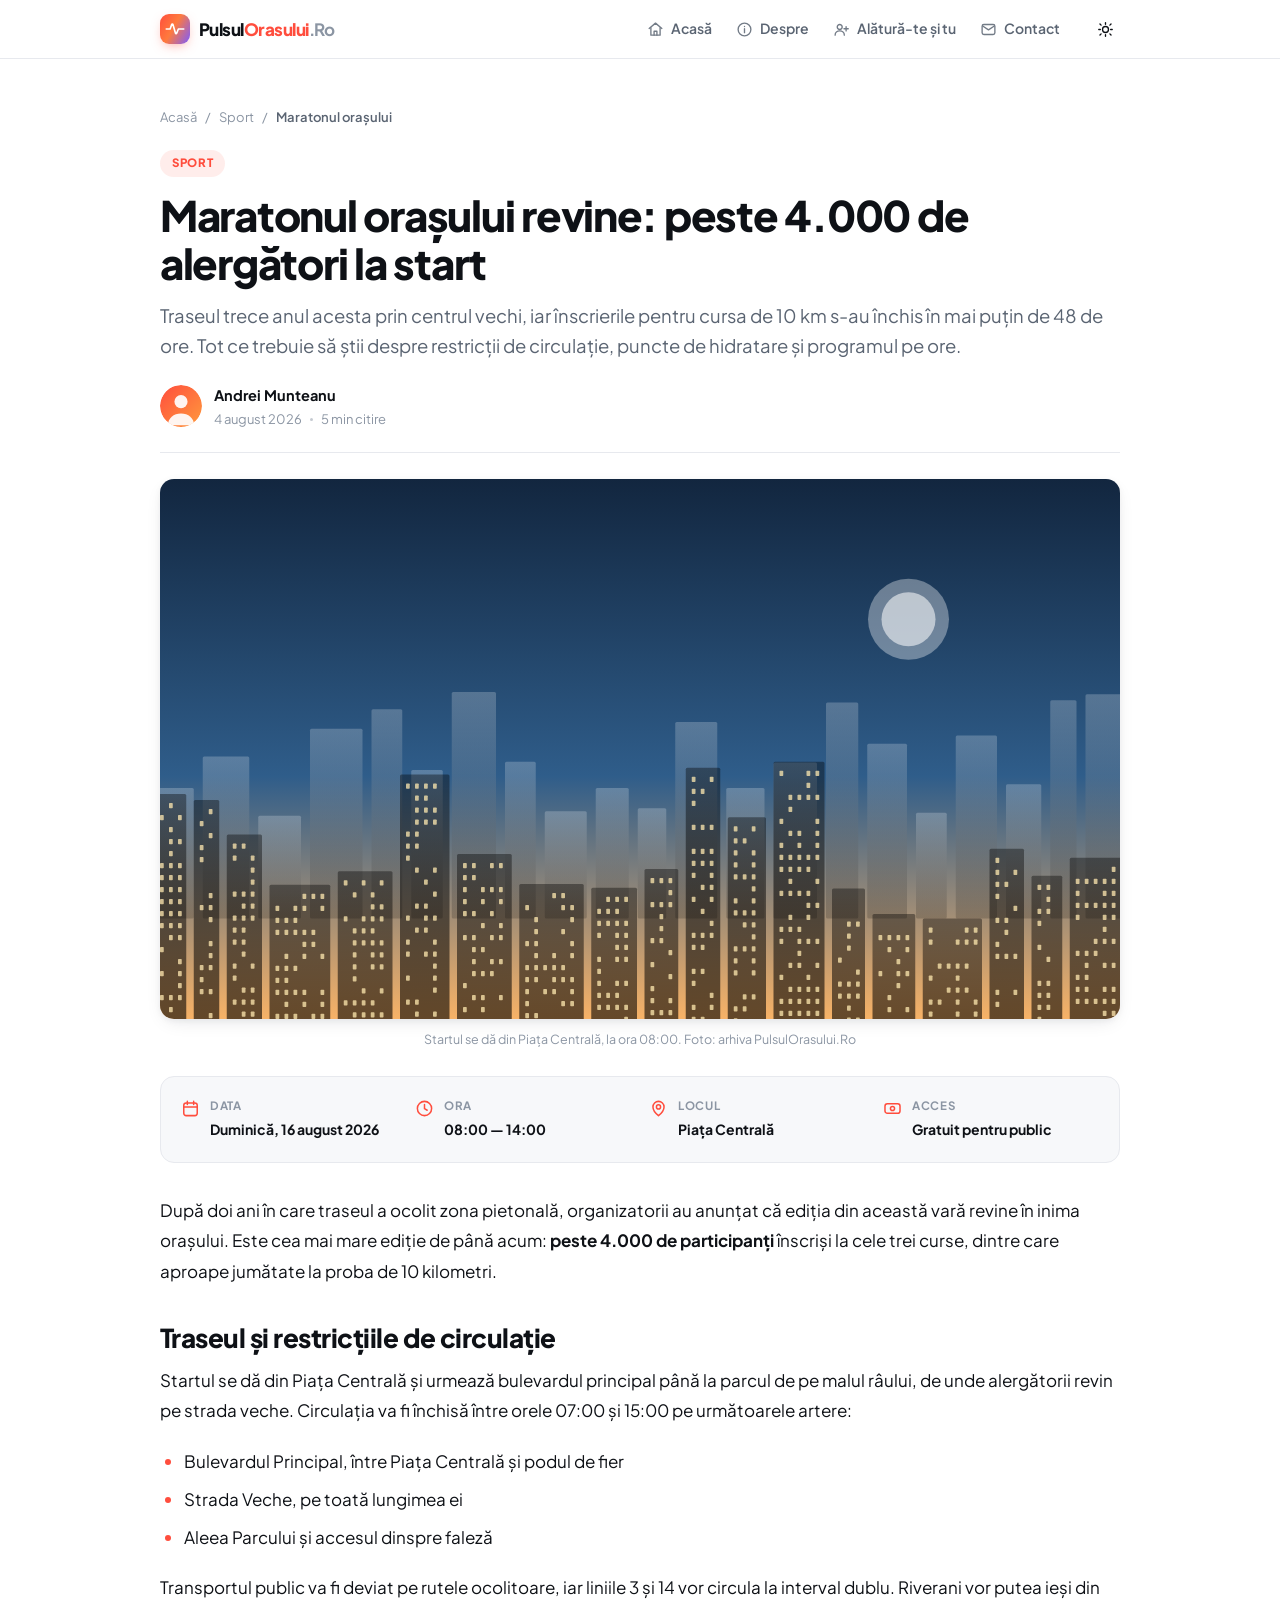
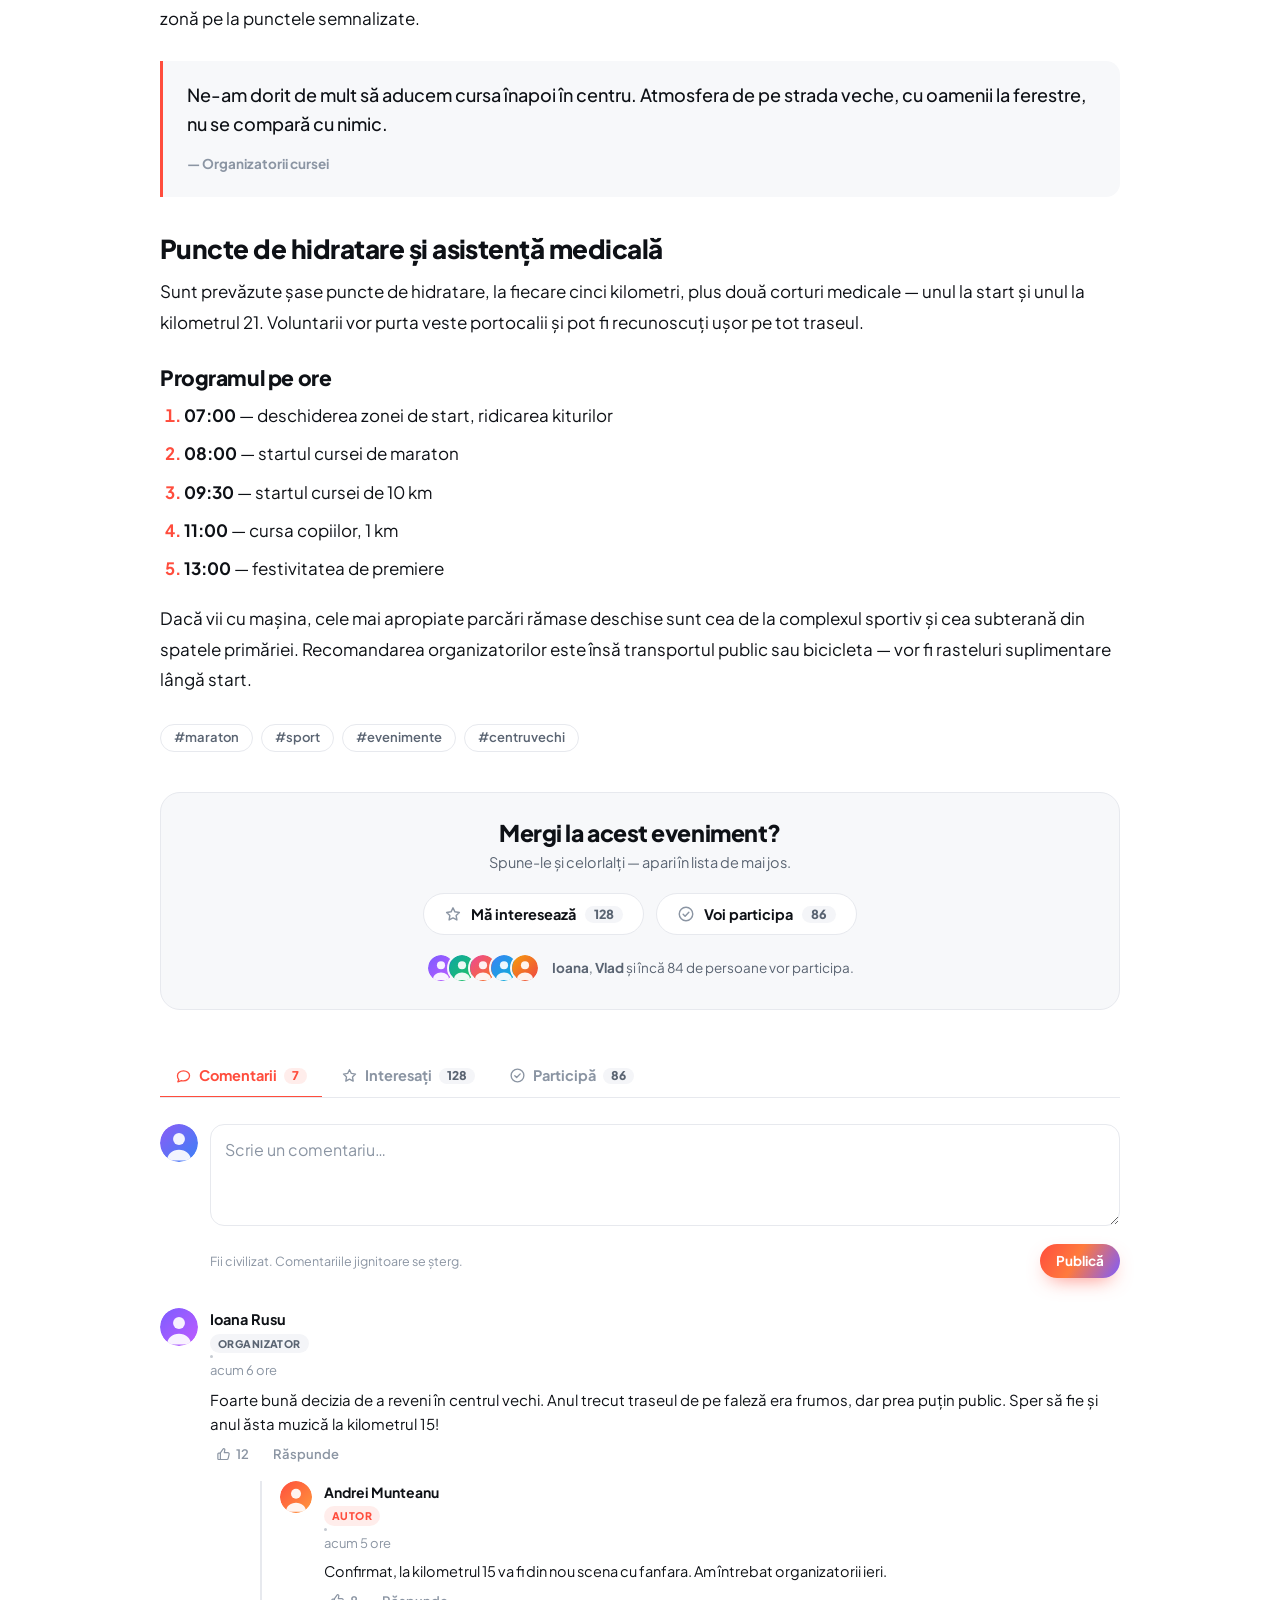
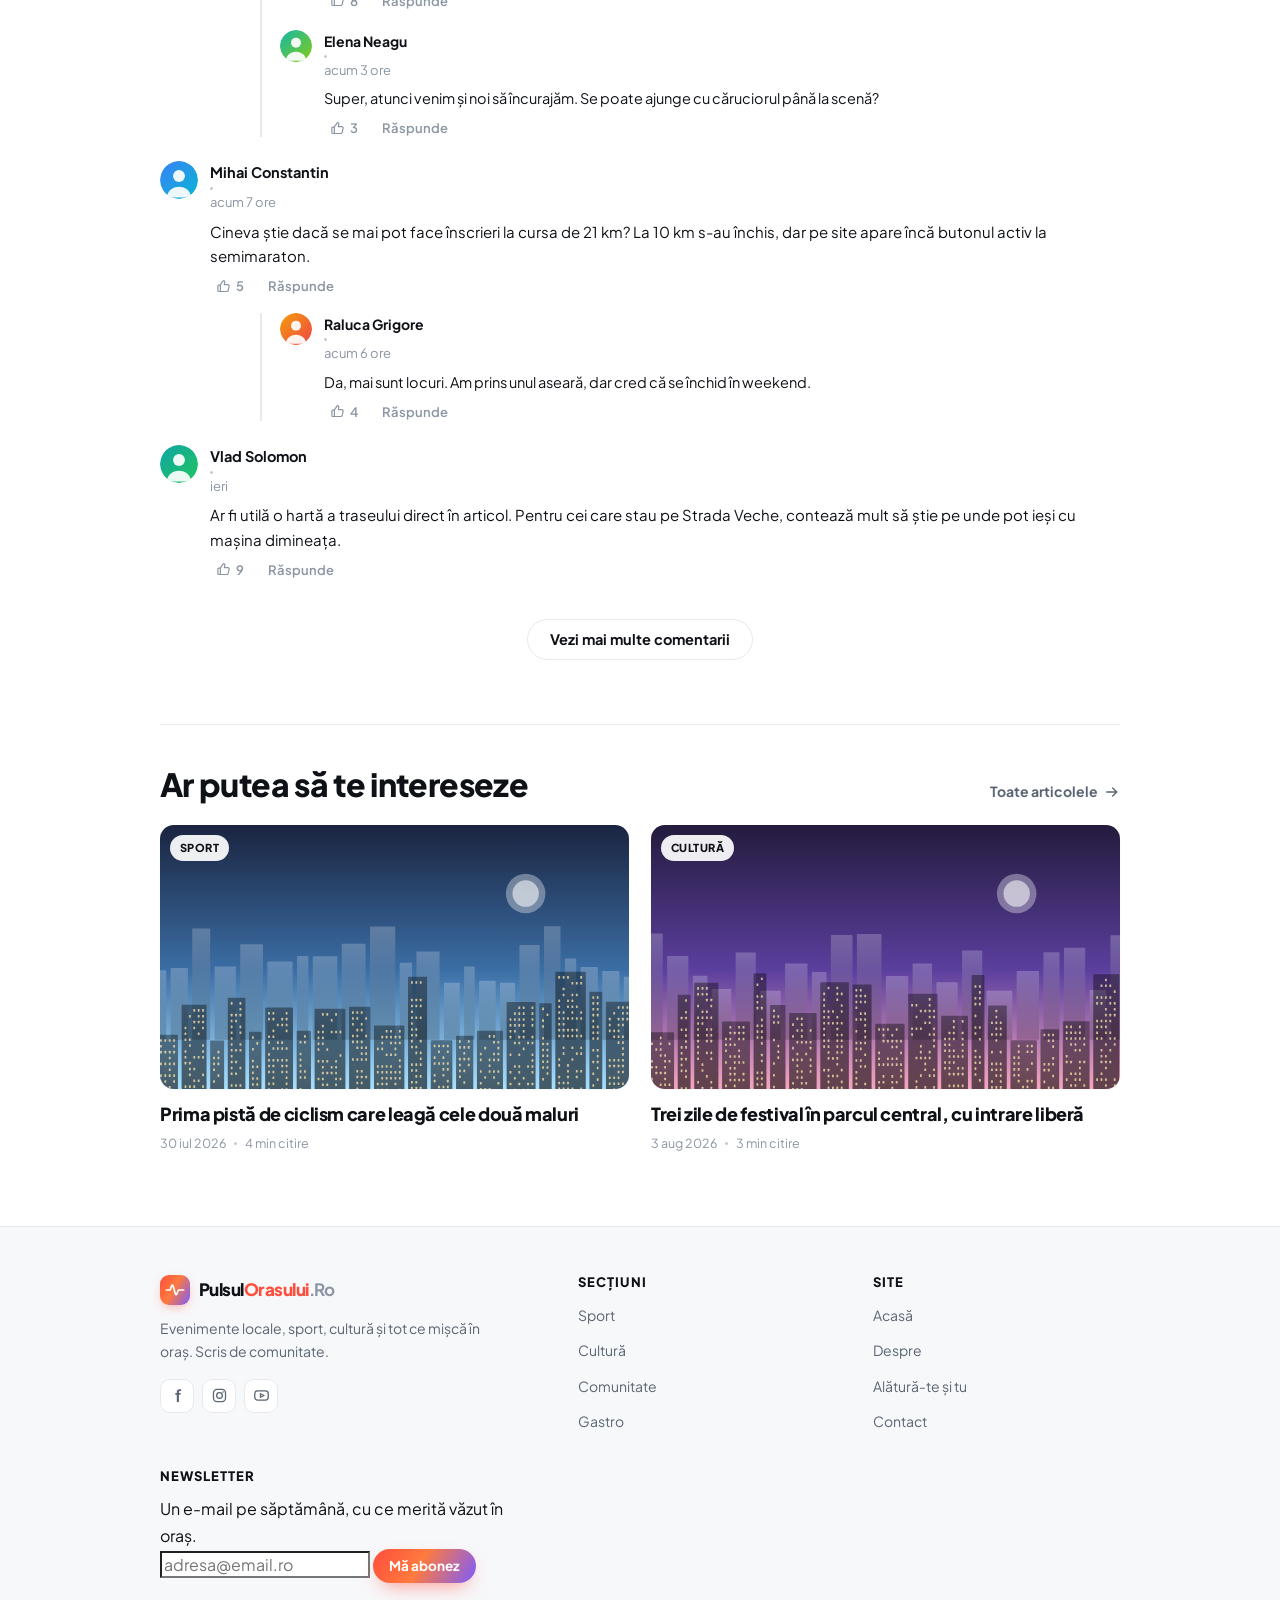
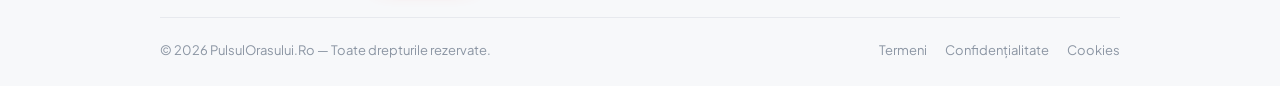
<file: articol.html>
<!DOCTYPE html>
<html lang="ro" data-theme="light">
<head>
<meta charset="utf-8">
<meta name="viewport" content="width=device-width, initial-scale=1, viewport-fit=cover">
<title>Maratonul orașului revine: peste 4.000 de alergători la start — PulsulOrasului.Ro</title>
<meta name="description" content="Traseul trece anul acesta prin centrul vechi. Tot ce trebuie să știi despre restricții, puncte de hidratare și program.">
<meta name="theme-color" content="#ffffff" media="(prefers-color-scheme: light)">
<meta name="theme-color" content="#0d1015" media="(prefers-color-scheme: dark)">

<link rel="icon" href="assets/img/favicon.svg" type="image/svg+xml">
<link rel="preconnect" href="https://fonts.googleapis.com">
<link rel="preconnect" href="https://fonts.gstatic.com" crossorigin>
<link href="https://fonts.googleapis.com/css2?family=Plus+Jakarta+Sans:wght@400;500;600;700;800&display=swap" rel="stylesheet">
<link rel="stylesheet" href="assets/css/style.css?v=9">

<!-- Setează tema ÎNAINTE de randare, ca să nu apară un flash alb pe dark mode -->
<script>
(function () {
  try {
    var saved = localStorage.getItem('po-theme');
    var theme = saved || (window.matchMedia('(prefers-color-scheme: dark)').matches ? 'dark' : 'light');
    document.documentElement.setAttribute('data-theme', theme);
  } catch (e) {}
})();
</script>
</head>

<!--
  data-logged-in="false" → butoanele de participare și formularele de comentariu
  trimit spre login.php. Când implementezi autentificarea, pui "true" din server
  (și, opțional, data-user-name / data-user-avatar pentru formularul de comentariu).
-->
<body data-logged-in="false"
      data-user-name="Utilizator nou"
      data-user-avatar="assets/img/avatars/cristi.svg">

<a class="skip-link" href="#main">Sari la conținut</a>

<!-- ============================ BARA DE MENIU ============================ -->
<header class="site-header">
  <div class="nav">

    <a class="logo" href="index.html" aria-label="PulsulOrasului.Ro — Acasă">
      <span class="logo__mark" aria-hidden="true">
        <svg viewBox="0 0 32 32" fill="none">
          <path d="M2 16h6.2l2.6-7.4a1 1 0 0 1 1.9.05l4.1 14.2a1 1 0 0 0 1.9.04L21.4 16H30"
                stroke="currentColor" stroke-width="2.6" stroke-linecap="round" stroke-linejoin="round"/>
        </svg>
      </span>
      <span class="logo__text">
        Pulsul<span class="logo__accent">Orasului</span><span class="logo__tld">.Ro</span>
      </span>
    </a>

    <nav class="nav__menu" id="nav-menu" aria-label="Meniu principal">
      <ul>
        <li>
          <a class="nav__link" href="index.html">
            <svg class="ico" viewBox="0 0 24 24" aria-hidden="true">
              <path d="M3 10.5 12 3l9 7.5"/><path d="M5.5 9.5V20h13V9.5"/><path d="M10 20v-5.5h4V20"/>
            </svg>
            <span>Acasă</span>
          </a>
        </li>
        <li>
          <a class="nav__link" href="despre.html">
            <svg class="ico" viewBox="0 0 24 24" aria-hidden="true">
              <circle cx="12" cy="12" r="9"/><path d="M12 11v5.5"/><path d="M12 7.6v.1"/>
            </svg>
            <span>Despre</span>
          </a>
        </li>
        <li>
          <a class="nav__link" href="login.php#inregistrare">
            <svg class="ico" viewBox="0 0 24 24" aria-hidden="true">
              <circle cx="9.5" cy="8.5" r="3.5"/><path d="M3 20c0-3.6 2.9-6 6.5-6s6.5 2.4 6.5 6"/>
              <path d="M18.5 8v6"/><path d="M21.5 11h-6"/>
            </svg>
            <span>Alătură-te și tu</span>
          </a>
        </li>
        <li>
          <a class="nav__link" href="contact.html">
            <svg class="ico" viewBox="0 0 24 24" aria-hidden="true">
              <rect x="3" y="5" width="18" height="14" rx="2.5"/><path d="m3.8 7 8.2 5.6L20.2 7"/>
            </svg>
            <span>Contact</span>
          </a>
        </li>
      </ul>
    </nav>

    <div class="nav__actions">
      <button class="theme-toggle" id="theme-toggle" type="button"
              aria-label="Schimbă tema" title="Schimbă tema (întuneric / luminos)">
        <svg class="ico ico--sun" viewBox="0 0 24 24" aria-hidden="true">
          <circle cx="12" cy="12" r="4.2"/>
          <path d="M12 2.5v2.2M12 19.3v2.2M4.2 4.2l1.6 1.6M18.2 18.2l1.6 1.6M2.5 12h2.2M19.3 12h2.2M4.2 19.8l1.6-1.6M18.2 5.8l1.6-1.6"/>
        </svg>
        <svg class="ico ico--moon" viewBox="0 0 24 24" aria-hidden="true">
          <path d="M20.5 14.3A8.6 8.6 0 0 1 9.7 3.5a8.6 8.6 0 1 0 10.8 10.8Z"/>
        </svg>
      </button>

      <button class="nav__burger" id="nav-burger" type="button"
              aria-label="Deschide meniul" aria-expanded="false" aria-controls="nav-menu">
        <span></span><span></span><span></span>
      </button>
    </div>

  </div>
</header>

<!-- bara de progres a citirii -->
<div class="read-progress" id="read-progress" aria-hidden="true"><span></span></div>

<main id="main">
  <div class="wrap">

    <!-- Firimituri -->
    <nav class="crumbs" aria-label="Navigare">
      <a href="index.html">Acasă</a>
      <span aria-hidden="true">/</span>
      <a href="#">Sport</a>
      <span aria-hidden="true">/</span>
      <span class="crumbs__current">Maratonul orașului</span>
    </nav>

    <article class="post">

      <!-- ======================= ANTETUL ARTICOLULUI ======================= -->
      <header class="post__head">
        <span class="post__cat">Sport</span>
        <h1 class="post__title">Maratonul orașului revine: peste 4.000 de alergători la start</h1>
        <p class="post__lead">
          Traseul trece anul acesta prin centrul vechi, iar înscrierile pentru cursa de 10 km
          s-au închis în mai puțin de 48 de ore. Tot ce trebuie să știi despre restricții de
          circulație, puncte de hidratare și programul pe ore.
        </p>

        <div class="post__meta">
          <img class="post__avatar" src="assets/img/avatars/andrei.svg" alt="" width="96" height="96">
          <div class="post__by">
            <a class="post__author" href="profil.html">Andrei Munteanu</a>
            <div class="post__sub">
              <time datetime="2026-08-04">4 august 2026</time>
              <span class="dot" aria-hidden="true"></span>
              <span>5 min citire</span>
            </div>
          </div>

          <div class="post__share">
            <button class="icon-btn" type="button" aria-label="Distribuie pe Facebook">
              <svg viewBox="0 0 24 24" aria-hidden="true"><path d="M14 8.5V7a1.5 1.5 0 0 1 1.5-1.5H17V3h-2.2A3.8 3.8 0 0 0 11 6.8v1.7H9V11h2v10h3V11h2.2l.4-2.5H14Z" fill="currentColor" stroke="none"/></svg>
            </button>
            <button class="icon-btn" type="button" aria-label="Distribuie pe WhatsApp">
              <svg viewBox="0 0 24 24" aria-hidden="true"><path d="M20 11.5a8 8 0 0 1-11.9 7L4 20l1.6-4A8 8 0 1 1 20 11.5Z"/><path d="M9 9.5c.4 2 1.6 3.2 3.6 3.6l.9-1.2 1.7.8-.4 1.4c-2.9.3-5.8-2.6-5.5-5.5l1.4-.4.8 1.7z" fill="currentColor" stroke="none"/></svg>
            </button>
            <button class="icon-btn" type="button" aria-label="Copiază linkul" id="copy-link">
              <svg viewBox="0 0 24 24" aria-hidden="true"><path d="M10 14a4 4 0 0 0 5.7 0l3-3A4 4 0 0 0 13 5.3l-1.4 1.4"/><path d="M14 10a4 4 0 0 0-5.7 0l-3 3A4 4 0 0 0 11 18.7l1.4-1.4"/></svg>
            </button>
          </div>
        </div>
      </header>

      <!-- ======================= THUMBNAIL 16:9 =========================== -->
      <figure class="post__figure">
        <img src="assets/img/posts/post-1.svg" alt="Alergători pe traseul din centrul orașului"
             width="1280" height="720" fetchpriority="high" decoding="async">
        <figcaption>Startul se dă din Piața Centrală, la ora 08:00. Foto: arhiva PulsulOrasului.Ro</figcaption>
      </figure>

      <!-- ==================== DETALIILE EVENIMENTULUI ===================== -->
      <section class="event-box" aria-label="Detaliile evenimentului">
        <div class="event-box__item">
          <svg class="ico" viewBox="0 0 24 24" aria-hidden="true">
            <rect x="3.5" y="5" width="17" height="16" rx="3"/><path d="M8 3v4M16 3v4M3.5 10h17"/>
          </svg>
          <div><span>Data</span><strong>Duminică, 16 august 2026</strong></div>
        </div>
        <div class="event-box__item">
          <svg class="ico" viewBox="0 0 24 24" aria-hidden="true">
            <circle cx="12" cy="12" r="9"/><path d="M12 7v5.2l3.4 2"/>
          </svg>
          <div><span>Ora</span><strong>08:00 — 14:00</strong></div>
        </div>
        <div class="event-box__item">
          <svg class="ico" viewBox="0 0 24 24" aria-hidden="true">
            <path d="M12 21s7-5.6 7-11a7 7 0 1 0-14 0c0 5.4 7 11 7 11Z"/><circle cx="12" cy="10" r="2.6"/>
          </svg>
          <div><span>Locul</span><strong>Piața Centrală</strong></div>
        </div>
        <div class="event-box__item">
          <svg class="ico" viewBox="0 0 24 24" aria-hidden="true">
            <rect x="2.5" y="6" width="19" height="12" rx="3"/><circle cx="12" cy="12" r="2.6"/>
          </svg>
          <div><span>Acces</span><strong>Gratuit pentru public</strong></div>
        </div>
      </section>

      <!-- ======================== CORPUL ARTICOLULUI ====================== -->
      <div class="post__body">
        <p>
          După doi ani în care traseul a ocolit zona pietonală, organizatorii au anunțat că
          ediția din această vară revine în inima orașului. Este cea mai mare ediție de până
          acum: <strong>peste 4.000 de participanți</strong> înscriși la cele trei curse, dintre
          care aproape jumătate la proba de 10 kilometri.
        </p>

        <h2>Traseul și restricțiile de circulație</h2>
        <p>
          Startul se dă din Piața Centrală și urmează bulevardul principal până la parcul de pe
          malul râului, de unde alergătorii revin pe strada veche. Circulația va fi închisă
          între orele 07:00 și 15:00 pe următoarele artere:
        </p>
        <ul>
          <li>Bulevardul Principal, între Piața Centrală și podul de fier</li>
          <li>Strada Veche, pe toată lungimea ei</li>
          <li>Aleea Parcului și accesul dinspre faleză</li>
        </ul>
        <p>
          Transportul public va fi deviat pe rutele ocolitoare, iar liniile 3 și 14 vor circula
          la interval dublu. Riverani vor putea ieși din zonă pe la punctele semnalizate.
        </p>

        <blockquote>
          <p>
            Ne-am dorit de mult să aducem cursa înapoi în centru. Atmosfera de pe strada veche,
            cu oamenii la ferestre, nu se compară cu nimic.
          </p>
          <cite>— Organizatorii cursei</cite>
        </blockquote>

        <h2>Puncte de hidratare și asistență medicală</h2>
        <p>
          Sunt prevăzute șase puncte de hidratare, la fiecare cinci kilometri, plus două corturi
          medicale — unul la start și unul la kilometrul 21. Voluntarii vor purta veste
          portocalii și pot fi recunoscuți ușor pe tot traseul.
        </p>

        <h3>Programul pe ore</h3>
        <ol>
          <li><strong>07:00</strong> — deschiderea zonei de start, ridicarea kiturilor</li>
          <li><strong>08:00</strong> — startul cursei de maraton</li>
          <li><strong>09:30</strong> — startul cursei de 10 km</li>
          <li><strong>11:00</strong> — cursa copiilor, 1 km</li>
          <li><strong>13:00</strong> — festivitatea de premiere</li>
        </ol>

        <p>
          Dacă vii cu mașina, cele mai apropiate parcări rămase deschise sunt cea de la
          complexul sportiv și cea subterană din spatele primăriei. Recomandarea organizatorilor
          este însă transportul public sau bicicleta — vor fi rasteluri suplimentare lângă start.
        </p>

        <!-- etichete -->
        <div class="post__tags">
          <a class="tag" href="#">#maraton</a>
          <a class="tag" href="#">#sport</a>
          <a class="tag" href="#">#evenimente</a>
          <a class="tag" href="#">#centruvechi</a>
        </div>
      </div>

      <!-- =========================== PARTICIPARE ========================== -->
      <!--
        Butoanele au data-count = numărul din baza de date. Cât timp
        body[data-logged-in="false"], click-ul trimite spre login.php.
      -->
      <section class="rsvp" id="rsvp" aria-labelledby="rsvp-title">
        <div class="rsvp__head">
          <h2 id="rsvp-title">Mergi la acest eveniment?</h2>
          <p>Spune-le și celorlalți — apari în lista de mai jos.</p>
        </div>

        <div class="rsvp__actions">
          <button class="rsvp__btn rsvp__btn--interested" type="button"
                  id="btn-interested" data-rsvp="interested" data-count="128" aria-pressed="false">
            <svg class="ico" viewBox="0 0 24 24" aria-hidden="true">
              <path d="m12 3.8 2.6 5.3 5.9.9-4.3 4.1 1 5.8-5.2-2.7-5.2 2.7 1-5.8L3.5 10l5.9-.9L12 3.8Z"/>
            </svg>
            <span class="rsvp__label">Mă interesează</span>
            <span class="rsvp__count" data-count-for="interested">128</span>
          </button>

          <button class="rsvp__btn rsvp__btn--going" type="button"
                  id="btn-going" data-rsvp="going" data-count="86" aria-pressed="false">
            <svg class="ico" viewBox="0 0 24 24" aria-hidden="true">
              <circle cx="12" cy="12" r="9"/><path d="m8.2 12.3 2.6 2.6 5-5.2"/>
            </svg>
            <span class="rsvp__label">Voi participa</span>
            <span class="rsvp__count" data-count-for="going">86</span>
          </button>
        </div>

        <div class="rsvp__people">
          <div class="facepile" aria-hidden="true">
            <img src="assets/img/avatars/ioana.svg" alt="" width="96" height="96">
            <img src="assets/img/avatars/vlad.svg" alt="" width="96" height="96">
            <img src="assets/img/avatars/diana.svg" alt="" width="96" height="96">
            <img src="assets/img/avatars/mihai.svg" alt="" width="96" height="96">
            <img src="assets/img/avatars/raluca.svg" alt="" width="96" height="96">
          </div>
          <p class="rsvp__note">
            <strong>Ioana</strong>, <strong>Vlad</strong> și încă 84 de persoane vor participa.
          </p>
        </div>
      </section>

      <!-- ====================== TABURI: DISCUȚII ========================== -->
      <section class="tabs-section" aria-labelledby="tabs-title">
        <h2 class="sr-only" id="tabs-title">Discuții și participanți</h2>

        <div class="tabs" role="tablist" data-tabs aria-label="Comentarii și participanți">
          <button class="tab is-active" type="button" role="tab" id="tab-comments"
                  aria-controls="panel-comments" aria-selected="true" tabindex="0">
            <svg class="ico" viewBox="0 0 24 24" aria-hidden="true">
              <path d="M20.5 12.5c0 4-3.8 7-8.5 7-1 0-2-.1-2.9-.4L4 21l1.3-3.4A7.4 7.4 0 0 1 3.5 12.5c0-4 3.8-7 8.5-7s8.5 3 8.5 7Z"/>
            </svg>
            <span>Comentarii</span>
            <span class="tab__count">7</span>
          </button>

          <button class="tab" type="button" role="tab" id="tab-interested"
                  aria-controls="panel-interested" aria-selected="false" tabindex="-1">
            <svg class="ico" viewBox="0 0 24 24" aria-hidden="true">
              <path d="m12 3.8 2.6 5.3 5.9.9-4.3 4.1 1 5.8-5.2-2.7-5.2 2.7 1-5.8L3.5 10l5.9-.9L12 3.8Z"/>
            </svg>
            <span>Interesați</span>
            <span class="tab__count" data-count-for="interested">128</span>
          </button>

          <button class="tab" type="button" role="tab" id="tab-going"
                  aria-controls="panel-going" aria-selected="false" tabindex="-1">
            <svg class="ico" viewBox="0 0 24 24" aria-hidden="true">
              <circle cx="12" cy="12" r="9"/><path d="m8.2 12.3 2.6 2.6 5-5.2"/>
            </svg>
            <span>Participă</span>
            <span class="tab__count" data-count-for="going">86</span>
          </button>
        </div>

        <!-- ------------------------ PANOU: COMENTARII --------------------- -->
        <div class="panel is-active" id="panel-comments" role="tabpanel" aria-labelledby="tab-comments" tabindex="0">

          <!-- formular comentariu nou -->
          <form class="comment-form" data-comment-form>
            <img class="comment-form__avatar" src="assets/img/avatars/cristi.svg" alt="" width="96" height="96">
            <div class="comment-form__main">
              <label class="sr-only" for="new-comment">Scrie un comentariu</label>
              <textarea id="new-comment" rows="3" placeholder="Scrie un comentariu…"></textarea>
              <div class="comment-form__actions">
                <p class="comment-form__hint">Fii civilizat. Comentariile jignitoare se șterg.</p>
                <button class="btn btn--primary btn--sm" type="submit">Publică</button>
              </div>
            </div>
          </form>

          <!-- lista de comentarii; sub-comentariile stau în .comment__replies -->
          <ul class="comments">

            <li class="comment">
              <article class="comment__body">
                <img class="comment__avatar" src="assets/img/avatars/ioana.svg" alt="" width="96" height="96" loading="lazy">
                <div class="comment__main">
                  <div class="comment__head">
                    <a class="comment__author" href="profil.html">Ioana Rusu</a>
                    <span class="badge">Organizator</span>
                    <span class="dot" aria-hidden="true"></span>
                    <time datetime="2026-08-04T10:12">acum 6 ore</time>
                  </div>
                  <p>
                    Foarte bună decizia de a reveni în centrul vechi. Anul trecut traseul de pe
                    faleză era frumos, dar prea puțin public. Sper să fie și anul ăsta muzică la
                    kilometrul 15!
                  </p>
                  <div class="comment__tools">
                    <button class="comment__tool" type="button" data-like aria-pressed="false">
                      <svg class="ico" viewBox="0 0 24 24" aria-hidden="true">
                        <path d="M7 20V9.5l4.2-6a1.6 1.6 0 0 1 2.9 1.2L13.3 9H19a2 2 0 0 1 2 2.4l-1.4 6.4A2.6 2.6 0 0 1 17 20Z"/>
                        <path d="M7 9.8H4.2A1.2 1.2 0 0 0 3 11v7.8c0 .7.5 1.2 1.2 1.2H7"/>
                      </svg>
                      <span data-like-count>12</span>
                    </button>
                    <button class="comment__tool" type="button" data-reply>Răspunde</button>
                  </div>

                  <ul class="comment__replies">
                    <li class="comment">
                      <article class="comment__body">
                        <img class="comment__avatar" src="assets/img/avatars/andrei.svg" alt="" width="96" height="96" loading="lazy">
                        <div class="comment__main">
                          <div class="comment__head">
                            <a class="comment__author" href="profil.html">Andrei Munteanu</a>
                            <span class="badge badge--author">Autor</span>
                            <span class="dot" aria-hidden="true"></span>
                            <time datetime="2026-08-04T11:03">acum 5 ore</time>
                          </div>
                          <p>Confirmat, la kilometrul 15 va fi din nou scena cu fanfara. Am întrebat organizatorii ieri.</p>
                          <div class="comment__tools">
                            <button class="comment__tool" type="button" data-like aria-pressed="false">
                              <svg class="ico" viewBox="0 0 24 24" aria-hidden="true">
                                <path d="M7 20V9.5l4.2-6a1.6 1.6 0 0 1 2.9 1.2L13.3 9H19a2 2 0 0 1 2 2.4l-1.4 6.4A2.6 2.6 0 0 1 17 20Z"/>
                                <path d="M7 9.8H4.2A1.2 1.2 0 0 0 3 11v7.8c0 .7.5 1.2 1.2 1.2H7"/>
                              </svg>
                              <span data-like-count>8</span>
                            </button>
                            <button class="comment__tool" type="button" data-reply>Răspunde</button>
                          </div>
                        </div>
                      </article>
                    </li>

                    <li class="comment">
                      <article class="comment__body">
                        <img class="comment__avatar" src="assets/img/avatars/elena.svg" alt="" width="96" height="96" loading="lazy">
                        <div class="comment__main">
                          <div class="comment__head">
                            <a class="comment__author" href="profil.html">Elena Neagu</a>
                            <span class="dot" aria-hidden="true"></span>
                            <time datetime="2026-08-04T12:40">acum 3 ore</time>
                          </div>
                          <p>Super, atunci venim și noi să încurajăm. Se poate ajunge cu căruciorul până la scenă?</p>
                          <div class="comment__tools">
                            <button class="comment__tool" type="button" data-like aria-pressed="false">
                              <svg class="ico" viewBox="0 0 24 24" aria-hidden="true">
                                <path d="M7 20V9.5l4.2-6a1.6 1.6 0 0 1 2.9 1.2L13.3 9H19a2 2 0 0 1 2 2.4l-1.4 6.4A2.6 2.6 0 0 1 17 20Z"/>
                                <path d="M7 9.8H4.2A1.2 1.2 0 0 0 3 11v7.8c0 .7.5 1.2 1.2 1.2H7"/>
                              </svg>
                              <span data-like-count>3</span>
                            </button>
                            <button class="comment__tool" type="button" data-reply>Răspunde</button>
                          </div>
                        </div>
                      </article>
                    </li>
                  </ul>
                </div>
              </article>
            </li>

            <li class="comment">
              <article class="comment__body">
                <img class="comment__avatar" src="assets/img/avatars/mihai.svg" alt="" width="96" height="96" loading="lazy">
                <div class="comment__main">
                  <div class="comment__head">
                    <a class="comment__author" href="profil.html">Mihai Constantin</a>
                    <span class="dot" aria-hidden="true"></span>
                    <time datetime="2026-08-04T09:20">acum 7 ore</time>
                  </div>
                  <p>
                    Cineva știe dacă se mai pot face înscrieri la cursa de 21 km? La 10 km s-au
                    închis, dar pe site apare încă butonul activ la semimaraton.
                  </p>
                  <div class="comment__tools">
                    <button class="comment__tool" type="button" data-like aria-pressed="false">
                      <svg class="ico" viewBox="0 0 24 24" aria-hidden="true">
                        <path d="M7 20V9.5l4.2-6a1.6 1.6 0 0 1 2.9 1.2L13.3 9H19a2 2 0 0 1 2 2.4l-1.4 6.4A2.6 2.6 0 0 1 17 20Z"/>
                        <path d="M7 9.8H4.2A1.2 1.2 0 0 0 3 11v7.8c0 .7.5 1.2 1.2 1.2H7"/>
                      </svg>
                      <span data-like-count>5</span>
                    </button>
                    <button class="comment__tool" type="button" data-reply>Răspunde</button>
                  </div>

                  <ul class="comment__replies">
                    <li class="comment">
                      <article class="comment__body">
                        <img class="comment__avatar" src="assets/img/avatars/raluca.svg" alt="" width="96" height="96" loading="lazy">
                        <div class="comment__main">
                          <div class="comment__head">
                            <a class="comment__author" href="profil.html">Raluca Grigore</a>
                            <span class="dot" aria-hidden="true"></span>
                            <time datetime="2026-08-04T09:55">acum 6 ore</time>
                          </div>
                          <p>Da, mai sunt locuri. Am prins unul aseară, dar cred că se închid în weekend.</p>
                          <div class="comment__tools">
                            <button class="comment__tool" type="button" data-like aria-pressed="false">
                              <svg class="ico" viewBox="0 0 24 24" aria-hidden="true">
                                <path d="M7 20V9.5l4.2-6a1.6 1.6 0 0 1 2.9 1.2L13.3 9H19a2 2 0 0 1 2 2.4l-1.4 6.4A2.6 2.6 0 0 1 17 20Z"/>
                                <path d="M7 9.8H4.2A1.2 1.2 0 0 0 3 11v7.8c0 .7.5 1.2 1.2 1.2H7"/>
                              </svg>
                              <span data-like-count>4</span>
                            </button>
                            <button class="comment__tool" type="button" data-reply>Răspunde</button>
                          </div>
                        </div>
                      </article>
                    </li>
                  </ul>
                </div>
              </article>
            </li>

            <li class="comment">
              <article class="comment__body">
                <img class="comment__avatar" src="assets/img/avatars/vlad.svg" alt="" width="96" height="96" loading="lazy">
                <div class="comment__main">
                  <div class="comment__head">
                    <a class="comment__author" href="profil.html">Vlad Solomon</a>
                    <span class="dot" aria-hidden="true"></span>
                    <time datetime="2026-08-03T18:05">ieri</time>
                  </div>
                  <p>
                    Ar fi utilă o hartă a traseului direct în articol. Pentru cei care stau pe
                    Strada Veche, contează mult să știe pe unde pot ieși cu mașina dimineața.
                  </p>
                  <div class="comment__tools">
                    <button class="comment__tool" type="button" data-like aria-pressed="false">
                      <svg class="ico" viewBox="0 0 24 24" aria-hidden="true">
                        <path d="M7 20V9.5l4.2-6a1.6 1.6 0 0 1 2.9 1.2L13.3 9H19a2 2 0 0 1 2 2.4l-1.4 6.4A2.6 2.6 0 0 1 17 20Z"/>
                        <path d="M7 9.8H4.2A1.2 1.2 0 0 0 3 11v7.8c0 .7.5 1.2 1.2 1.2H7"/>
                      </svg>
                      <span data-like-count>9</span>
                    </button>
                    <button class="comment__tool" type="button" data-reply>Răspunde</button>
                  </div>
                </div>
              </article>
            </li>

          </ul>

          <div class="load-more">
            <button class="btn btn--ghost" type="button">Vezi mai multe comentarii</button>
          </div>
        </div>

        <!-- ------------------------ PANOU: INTERESAȚI --------------------- -->
        <div class="panel" id="panel-interested" role="tabpanel" aria-labelledby="tab-interested" tabindex="0" hidden>
          <p class="panel__intro">
            <strong><span data-count-for="interested">128</span> persoane</strong> sunt interesate de acest eveniment.
          </p>

          <ul class="people">
            <li class="person">
              <img class="person__avatar" src="assets/img/avatars/diana.svg" alt="" width="96" height="96" loading="lazy">
              <div class="person__info">
                <a class="person__name" href="profil.html">Diana Popa</a>
                <span class="person__meta">Interesată acum 2 ore</span>
              </div>
            </li>
            <li class="person">
              <img class="person__avatar" src="assets/img/avatars/george.svg" alt="" width="96" height="96" loading="lazy">
              <div class="person__info">
                <a class="person__name" href="profil.html">George Tudose</a>
                <span class="person__meta">Interesat acum 4 ore</span>
              </div>
            </li>
            <li class="person">
              <img class="person__avatar" src="assets/img/avatars/simona.svg" alt="" width="96" height="96" loading="lazy">
              <div class="person__info">
                <a class="person__name" href="profil.html">Simona Dobre</a>
                <span class="person__meta">Interesată ieri</span>
              </div>
            </li>
            <li class="person">
              <img class="person__avatar" src="assets/img/avatars/tudor.svg" alt="" width="96" height="96" loading="lazy">
              <div class="person__info">
                <a class="person__name" href="profil.html">Tudor Anghel</a>
                <span class="person__meta">Interesat ieri</span>
              </div>
            </li>
            <li class="person">
              <img class="person__avatar" src="assets/img/avatars/bianca.svg" alt="" width="96" height="96" loading="lazy">
              <div class="person__info">
                <a class="person__name" href="profil.html">Bianca Filip</a>
                <span class="person__meta">Interesată acum 2 zile</span>
              </div>
            </li>
            <li class="person">
              <img class="person__avatar" src="assets/img/avatars/cristi.svg" alt="" width="96" height="96" loading="lazy">
              <div class="person__info">
                <a class="person__name" href="profil.html">Cristi Barbu</a>
                <span class="person__meta">Interesat acum 2 zile</span>
              </div>
            </li>
          </ul>

          <div class="load-more">
            <button class="btn btn--ghost" type="button">Vezi toate cele 128 de persoane</button>
          </div>
        </div>

        <!-- ------------------------ PANOU: PARTICIPĂ ---------------------- -->
        <div class="panel" id="panel-going" role="tabpanel" aria-labelledby="tab-going" tabindex="0" hidden>
          <p class="panel__intro">
            <strong><span data-count-for="going">86</span> persoane</strong> au confirmat că vor participa.
          </p>

          <ul class="people">
            <li class="person">
              <img class="person__avatar" src="assets/img/avatars/ioana.svg" alt="" width="96" height="96" loading="lazy">
              <div class="person__info">
                <a class="person__name" href="profil.html">Ioana Rusu</a>
                <span class="person__meta">Aleargă la 10 km</span>
              </div>
              <span class="person__badge">Organizator</span>
            </li>
            <li class="person">
              <img class="person__avatar" src="assets/img/avatars/vlad.svg" alt="" width="96" height="96" loading="lazy">
              <div class="person__info">
                <a class="person__name" href="profil.html">Vlad Solomon</a>
                <span class="person__meta">Confirmat acum 3 ore</span>
              </div>
            </li>
            <li class="person">
              <img class="person__avatar" src="assets/img/avatars/mihai.svg" alt="" width="96" height="96" loading="lazy">
              <div class="person__info">
                <a class="person__name" href="profil.html">Mihai Constantin</a>
                <span class="person__meta">Confirmat acum 5 ore</span>
              </div>
            </li>
            <li class="person">
              <img class="person__avatar" src="assets/img/avatars/raluca.svg" alt="" width="96" height="96" loading="lazy">
              <div class="person__info">
                <a class="person__name" href="profil.html">Raluca Grigore</a>
                <span class="person__meta">Confirmat ieri</span>
              </div>
            </li>
            <li class="person">
              <img class="person__avatar" src="assets/img/avatars/elena.svg" alt="" width="96" height="96" loading="lazy">
              <div class="person__info">
                <a class="person__name" href="profil.html">Elena Neagu</a>
                <span class="person__meta">Confirmat ieri</span>
              </div>
            </li>
            <li class="person">
              <img class="person__avatar" src="assets/img/avatars/andrei.svg" alt="" width="96" height="96" loading="lazy">
              <div class="person__info">
                <a class="person__name" href="profil.html">Andrei Munteanu</a>
                <span class="person__meta">Confirmat acum 2 zile</span>
              </div>
              <span class="person__badge">Autor</span>
            </li>
          </ul>

          <div class="load-more">
            <button class="btn btn--ghost" type="button">Vezi toate cele 86 de persoane</button>
          </div>
        </div>

      </section>
    </article>

    <!-- ========================= ARTICOLE SIMILARE ======================== -->
    <section class="related" aria-labelledby="related-title">
      <div class="section-head">
        <h2 class="section-title" id="related-title">Ar putea să te intereseze</h2>
        <a class="link-more" href="index.html">Toate articolele
          <svg viewBox="0 0 24 24" aria-hidden="true"><path d="M4 12h15"/><path d="m13 6 6 6-6 6"/></svg>
        </a>
      </div>

      <div class="grid">
        <article class="card">
          <a class="card__media" href="articol.html">
            <img src="assets/img/posts/post-5.svg" alt="" width="1280" height="720" loading="lazy" decoding="async">
            <span class="card__tag">Sport</span>
          </a>
          <div class="card__body">
            <h3 class="card__title"><a href="articol.html">Prima pistă de ciclism care leagă cele două maluri</a></h3>
            <div class="card__meta">
              <time datetime="2026-07-30">30 iul 2026</time>
              <span class="dot" aria-hidden="true"></span>
              <span>4 min citire</span>
            </div>
          </div>
        </article>

        <article class="card">
          <a class="card__media" href="articol.html">
            <img src="assets/img/posts/post-2.svg" alt="" width="1280" height="720" loading="lazy" decoding="async">
            <span class="card__tag">Cultură</span>
          </a>
          <div class="card__body">
            <h3 class="card__title"><a href="articol.html">Trei zile de festival în parcul central, cu intrare liberă</a></h3>
            <div class="card__meta">
              <time datetime="2026-08-03">3 aug 2026</time>
              <span class="dot" aria-hidden="true"></span>
              <span>3 min citire</span>
            </div>
          </div>
        </article>
      </div>
    </section>

  </div>
</main>

<!-- =============================== FOOTER =============================== -->
<footer class="site-footer">
  <div class="wrap">
    <div class="footer__top">

      <div class="footer__brand">
        <a class="logo logo--footer" href="index.html">
          <span class="logo__mark" aria-hidden="true">
            <svg viewBox="0 0 32 32" fill="none">
              <path d="M2 16h6.2l2.6-7.4a1 1 0 0 1 1.9.05l4.1 14.2a1 1 0 0 0 1.9.04L21.4 16H30"
                    stroke="currentColor" stroke-width="2.6" stroke-linecap="round" stroke-linejoin="round"/>
            </svg>
          </span>
          <span class="logo__text">Pulsul<span class="logo__accent">Orasului</span><span class="logo__tld">.Ro</span></span>
        </a>
        <p class="footer__tagline">Evenimente locale, sport, cultură și tot ce mișcă în oraș. Scris de comunitate.</p>
        <div class="socials">
          <a href="#" aria-label="Facebook"><svg viewBox="0 0 24 24" aria-hidden="true"><path d="M14 8.5V7a1.5 1.5 0 0 1 1.5-1.5H17V3h-2.2A3.8 3.8 0 0 0 11 6.8v1.7H9V11h2v10h3V11h2.2l.4-2.5H14Z" fill="currentColor" stroke="none"/></svg></a>
          <a href="#" aria-label="Instagram"><svg viewBox="0 0 24 24" aria-hidden="true"><rect x="3.5" y="3.5" width="17" height="17" rx="5"/><circle cx="12" cy="12" r="4"/><circle cx="17" cy="7" r="1.1" fill="currentColor" stroke="none"/></svg></a>
          <a href="#" aria-label="YouTube"><svg viewBox="0 0 24 24" aria-hidden="true"><rect x="2.5" y="5.5" width="19" height="13" rx="4"/><path d="m10.5 9.5 5 2.5-5 2.5z"/></svg></a>
        </div>
      </div>

      <nav class="footer__col" aria-label="Secțiuni">
        <h3>Secțiuni</h3>
        <ul>
          <li><a href="#">Sport</a></li>
          <li><a href="#">Cultură</a></li>
          <li><a href="#">Comunitate</a></li>
          <li><a href="#">Gastro</a></li>
        </ul>
      </nav>

      <nav class="footer__col" aria-label="Site">
        <h3>Site</h3>
        <ul>
          <li><a href="index.html">Acasă</a></li>
          <li><a href="despre.html">Despre</a></li>
          <li><a href="login.php#inregistrare">Alătură-te și tu</a></li>
          <li><a href="contact.html">Contact</a></li>
        </ul>
      </nav>

      <div class="footer__col footer__news">
        <h3>Newsletter</h3>
        <p>Un e-mail pe săptămână, cu ce merită văzut în oraș.</p>
        <form class="news-form" action="#" method="post">
          <label class="sr-only" for="news-email">Adresa ta de e-mail</label>
          <input id="news-email" type="email" name="email" placeholder="adresa@email.ro" required>
          <button class="btn btn--primary btn--sm" type="submit">Mă abonez</button>
        </form>
      </div>

    </div>

    <div class="footer__bottom">
      <p>© <span id="year">2026</span> PulsulOrasului.Ro — Toate drepturile rezervate.</p>
      <ul class="footer__legal">
        <li><a href="#">Termeni</a></li>
        <li><a href="#">Confidențialitate</a></li>
        <li><a href="#">Cookies</a></li>
      </ul>
    </div>
  </div>
</footer>

<!-- notificare scurtă (toast) -->
<div class="toast" id="toast" role="status" aria-live="polite"></div>

<script src="assets/js/main.js?v=9"></script>
</body>
</html>
</file>
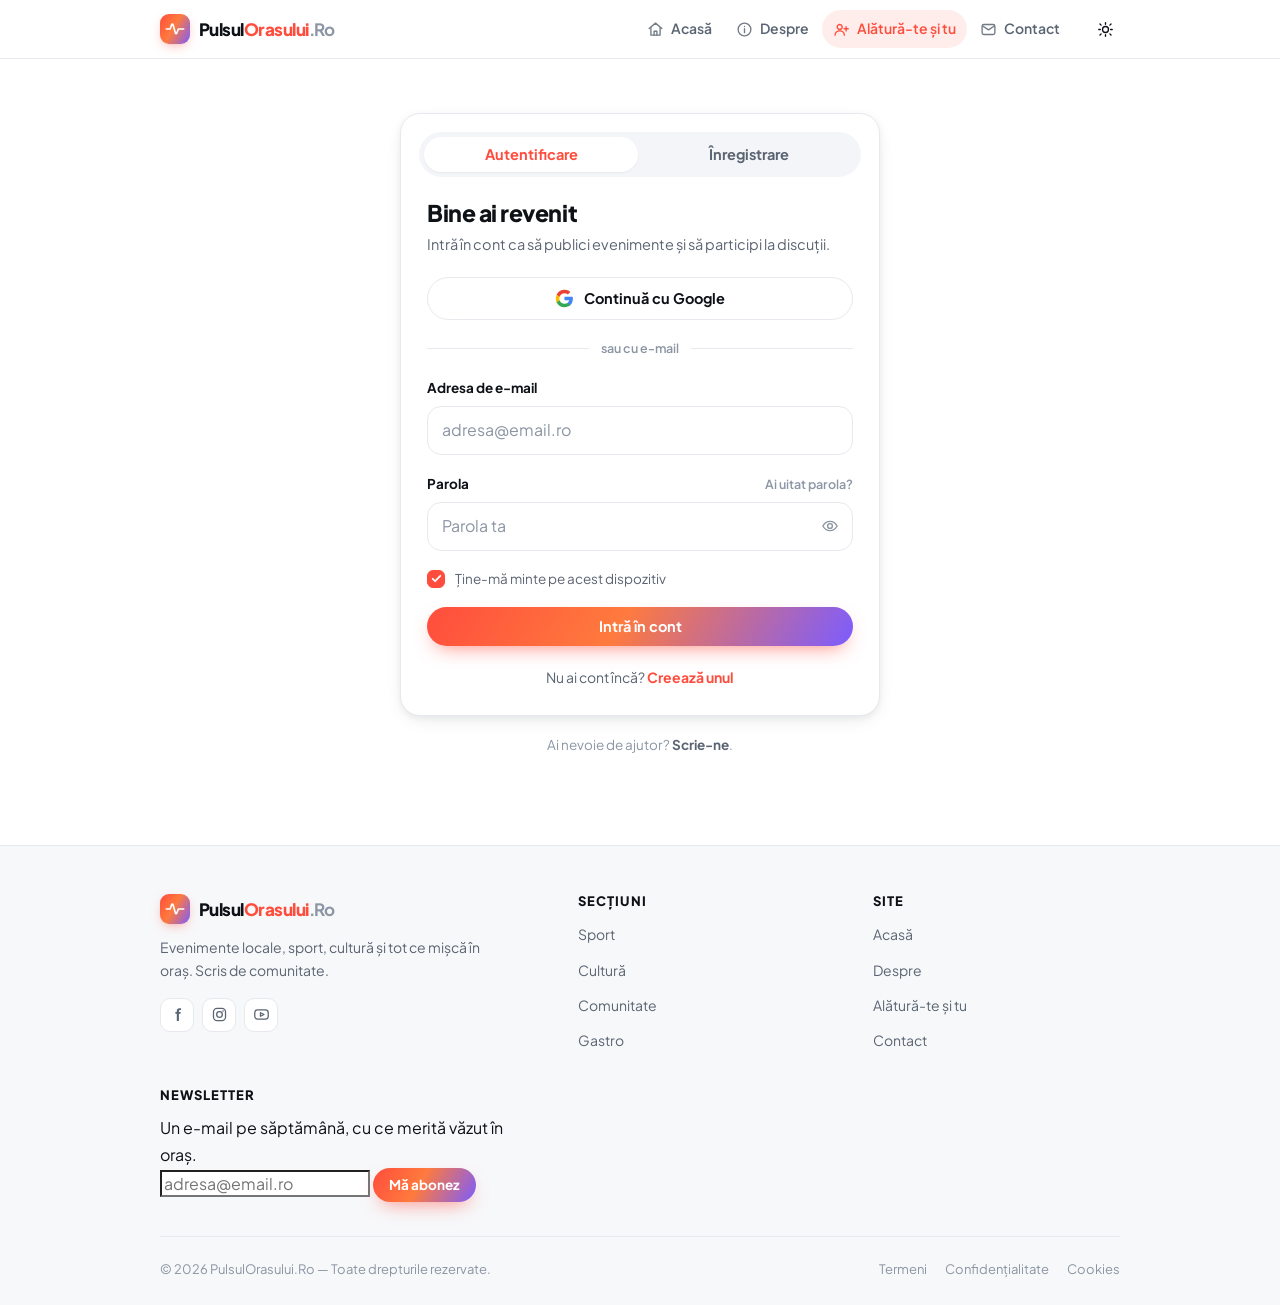
<file: login.html>
<!DOCTYPE html>
<html lang="ro" data-theme="light">
<head>
<meta charset="utf-8">
<meta name="viewport" content="width=device-width, initial-scale=1, viewport-fit=cover">
<title>Cont — PulsulOrasului.Ro</title>
<meta name="description" content="Intră în cont sau creează-ți unul, ca să publici evenimente și să participi la discuții pe PulsulOrasului.Ro.">
<meta name="theme-color" content="#ffffff" media="(prefers-color-scheme: light)">
<meta name="theme-color" content="#0d1015" media="(prefers-color-scheme: dark)">
<meta name="robots" content="noindex">

<link rel="icon" href="assets/img/favicon.svg" type="image/svg+xml">
<link rel="preconnect" href="https://fonts.googleapis.com">
<link rel="preconnect" href="https://fonts.gstatic.com" crossorigin>
<link href="https://fonts.googleapis.com/css2?family=Plus+Jakarta+Sans:wght@400;500;600;700;800&display=swap" rel="stylesheet">
<link rel="stylesheet" href="assets/css/style.css?v=8">

<!-- Setează tema ÎNAINTE de randare, ca să nu apară un flash alb pe dark mode -->
<script>
(function () {
  try {
    var saved = localStorage.getItem('po-theme');
    var theme = saved || (window.matchMedia('(prefers-color-scheme: dark)').matches ? 'dark' : 'light');
    document.documentElement.setAttribute('data-theme', theme);
  } catch (e) {}
})();
</script>
</head>

<body>
<a class="skip-link" href="#main">Sari la conținut</a>

<!-- ============================ BARA DE MENIU ============================ -->
<header class="site-header">
  <div class="nav">

    <a class="logo" href="index.html" aria-label="PulsulOrasului.Ro — Acasă">
      <span class="logo__mark" aria-hidden="true">
        <svg viewBox="0 0 32 32" fill="none">
          <path d="M2 16h6.2l2.6-7.4a1 1 0 0 1 1.9.05l4.1 14.2a1 1 0 0 0 1.9.04L21.4 16H30"
                stroke="currentColor" stroke-width="2.6" stroke-linecap="round" stroke-linejoin="round"/>
        </svg>
      </span>
      <span class="logo__text">
        Pulsul<span class="logo__accent">Orasului</span><span class="logo__tld">.Ro</span>
      </span>
    </a>

    <nav class="nav__menu" id="nav-menu" aria-label="Meniu principal">
      <ul>
        <li>
          <a class="nav__link" href="index.html">
            <svg class="ico" viewBox="0 0 24 24" aria-hidden="true">
              <path d="M3 10.5 12 3l9 7.5"/><path d="M5.5 9.5V20h13V9.5"/><path d="M10 20v-5.5h4V20"/>
            </svg>
            <span>Acasă</span>
          </a>
        </li>
        <li>
          <a class="nav__link" href="despre.html">
            <svg class="ico" viewBox="0 0 24 24" aria-hidden="true">
              <circle cx="12" cy="12" r="9"/><path d="M12 11v5.5"/><path d="M12 7.6v.1"/>
            </svg>
            <span>Despre</span>
          </a>
        </li>
        <li>
          <a class="nav__link is-active" href="login.html#inregistrare" aria-current="page">
            <svg class="ico" viewBox="0 0 24 24" aria-hidden="true">
              <circle cx="9.5" cy="8.5" r="3.5"/><path d="M3 20c0-3.6 2.9-6 6.5-6s6.5 2.4 6.5 6"/>
              <path d="M18.5 8v6"/><path d="M21.5 11h-6"/>
            </svg>
            <span>Alătură-te și tu</span>
          </a>
        </li>
        <li>
          <a class="nav__link" href="contact.html">
            <svg class="ico" viewBox="0 0 24 24" aria-hidden="true">
              <rect x="3" y="5" width="18" height="14" rx="2.5"/><path d="m3.8 7 8.2 5.6L20.2 7"/>
            </svg>
            <span>Contact</span>
          </a>
        </li>
      </ul>
    </nav>

    <div class="nav__actions">
      <button class="theme-toggle" id="theme-toggle" type="button"
              aria-label="Schimbă tema" title="Schimbă tema (întuneric / luminos)">
        <svg class="ico ico--sun" viewBox="0 0 24 24" aria-hidden="true">
          <circle cx="12" cy="12" r="4.2"/>
          <path d="M12 2.5v2.2M12 19.3v2.2M4.2 4.2l1.6 1.6M18.2 18.2l1.6 1.6M2.5 12h2.2M19.3 12h2.2M4.2 19.8l1.6-1.6M18.2 5.8l1.6-1.6"/>
        </svg>
        <svg class="ico ico--moon" viewBox="0 0 24 24" aria-hidden="true">
          <path d="M20.5 14.3A8.6 8.6 0 0 1 9.7 3.5a8.6 8.6 0 1 0 10.8 10.8Z"/>
        </svg>
      </button>

      <button class="nav__burger" id="nav-burger" type="button"
              aria-label="Deschide meniul" aria-expanded="false" aria-controls="nav-menu">
        <span></span><span></span><span></span>
      </button>
    </div>

  </div>
</header>

<main id="main">
  <div class="wrap">
    <div class="auth">

      <!-- mesaj afișat când ai fost trimis aici de pe altă pagină -->
      <p class="auth__notice" id="auth-notice" hidden>
        <svg class="ico" viewBox="0 0 24 24" aria-hidden="true">
          <circle cx="12" cy="12" r="9"/><path d="M12 11v5.5"/><path d="M12 7.6v.1"/>
        </svg>
        <span>Intră în cont ca să continui.</span>
      </p>

      <div class="auth__card">

        <!-- ====================== TABURI DE SELECȚIE ==================== -->
        <div class="auth-tabs" role="tablist" data-tabs id="auth-tabs" aria-label="Autentificare sau înregistrare">
          <button class="auth-tab is-active" type="button" role="tab" id="tab-login"
                  aria-controls="panel-login" aria-selected="true" tabindex="0">
            Autentificare
          </button>
          <button class="auth-tab" type="button" role="tab" id="tab-register"
                  aria-controls="panel-register" aria-selected="false" tabindex="-1">
            Înregistrare
          </button>
        </div>

        <!-- ======================== AUTENTIFICARE ====================== -->
        <div class="auth-panel is-active" id="panel-login" role="tabpanel" aria-labelledby="tab-login" tabindex="0">

          <h1 class="auth__title">Bine ai revenit</h1>
          <p class="auth__lead">Intră în cont ca să publici evenimente și să participi la discuții.</p>

          <!--
            Buton Google: când implementezi OAuth, pui aici href-ul către
            /auth/google (sau apelezi SDK-ul Google Identity din JS).
          -->
          <button class="btn-google" type="button" data-google="login">
            <svg class="btn-google__ico" viewBox="0 0 48 48" aria-hidden="true">
              <path fill="#4285F4" d="M45.1 24.5c0-1.6-.1-3.2-.4-4.7H24v8.9h11.8c-.5 2.7-2 5-4.4 6.6v5.5h7.1c4.2-3.8 6.6-9.5 6.6-16.3z"/>
              <path fill="#34A853" d="M24 46c6 0 11-2 14.6-5.3l-7.1-5.5c-2 1.3-4.5 2.1-7.5 2.1-5.8 0-10.7-3.9-12.4-9.1H4.3v5.7C7.9 41.1 15.4 46 24 46z"/>
              <path fill="#FBBC05" d="M11.6 28.2c-.5-1.3-.7-2.7-.7-4.2s.3-2.9.7-4.2v-5.7H4.3A22 22 0 0 0 2 24c0 3.6.9 6.9 2.3 9.9l7.3-5.7z"/>
              <path fill="#EA4335" d="M24 10.7c3.3 0 6.2 1.1 8.5 3.3l6.3-6.3C35 4.1 30 2 24 2 15.4 2 7.9 6.9 4.3 14.1l7.3 5.7c1.7-5.2 6.6-9.1 12.4-9.1z"/>
            </svg>
            <span>Continuă cu Google</span>
          </button>

          <div class="auth__divider"><span>sau cu e-mail</span></div>

          <form class="form" id="login-form" novalidate>

            <div class="field">
              <label for="lg-email">Adresa de e-mail</label>
              <input type="email" id="lg-email" name="email" autocomplete="email"
                     placeholder="adresa@email.ro" required aria-describedby="err-lg-email">
              <p class="field__error" id="err-lg-email" hidden></p>
            </div>

            <div class="field">
              <div class="field__head">
                <label for="lg-password">Parola</label>
                <a class="field__link" href="#">Ai uitat parola?</a>
              </div>
              <div class="input-pass">
                <input type="password" id="lg-password" name="parola" autocomplete="current-password"
                       placeholder="Parola ta" required aria-describedby="err-lg-password">
                <button class="input-pass__toggle" type="button" data-toggle-pass="lg-password"
                        aria-label="Arată parola" aria-pressed="false">
                  <svg class="ico ico--eye" viewBox="0 0 24 24" aria-hidden="true">
                    <path d="M2.5 12S6 5.8 12 5.8 21.5 12 21.5 12 18 18.2 12 18.2 2.5 12 2.5 12Z"/>
                    <circle cx="12" cy="12" r="3.2"/>
                  </svg>
                  <svg class="ico ico--eye-off" viewBox="0 0 24 24" aria-hidden="true">
                    <path d="M9.9 5.9A9.6 9.6 0 0 1 12 5.8c6 0 9.5 6.2 9.5 6.2a17 17 0 0 1-3.5 4.2M6 7.8A17 17 0 0 0 2.5 12S6 18.2 12 18.2c1.4 0 2.6-.3 3.7-.8"/>
                    <path d="m4 4 16 16"/>
                  </svg>
                </button>
              </div>
              <p class="field__error" id="err-lg-password" hidden></p>
            </div>

            <label class="check">
              <input type="checkbox" id="lg-remember" name="tine_minte" checked>
              <span>Ține-mă minte pe acest dispozitiv</span>
            </label>

            <button class="btn btn--primary btn--block" type="submit">Intră în cont</button>

            <p class="auth__switch">
              Nu ai cont încă?
              <button class="link-btn" type="button" data-go-tab="tab-register">Creează unul</button>
            </p>
          </form>
        </div>

        <!-- ========================= ÎNREGISTRARE ====================== -->
        <div class="auth-panel" id="panel-register" role="tabpanel" aria-labelledby="tab-register" tabindex="0" hidden>

          <h2 class="auth__title">Creează-ți cont</h2>
          <p class="auth__lead">Durează un minut. După aceea poți publica evenimente în oraș.</p>

          <button class="btn-google" type="button" data-google="register">
            <svg class="btn-google__ico" viewBox="0 0 48 48" aria-hidden="true">
              <path fill="#4285F4" d="M45.1 24.5c0-1.6-.1-3.2-.4-4.7H24v8.9h11.8c-.5 2.7-2 5-4.4 6.6v5.5h7.1c4.2-3.8 6.6-9.5 6.6-16.3z"/>
              <path fill="#34A853" d="M24 46c6 0 11-2 14.6-5.3l-7.1-5.5c-2 1.3-4.5 2.1-7.5 2.1-5.8 0-10.7-3.9-12.4-9.1H4.3v5.7C7.9 41.1 15.4 46 24 46z"/>
              <path fill="#FBBC05" d="M11.6 28.2c-.5-1.3-.7-2.7-.7-4.2s.3-2.9.7-4.2v-5.7H4.3A22 22 0 0 0 2 24c0 3.6.9 6.9 2.3 9.9l7.3-5.7z"/>
              <path fill="#EA4335" d="M24 10.7c3.3 0 6.2 1.1 8.5 3.3l6.3-6.3C35 4.1 30 2 24 2 15.4 2 7.9 6.9 4.3 14.1l7.3 5.7c1.7-5.2 6.6-9.1 12.4-9.1z"/>
            </svg>
            <span>Înregistrează-te cu Google</span>
          </button>

          <div class="auth__divider"><span>sau completează datele</span></div>

          <form class="form" id="register-form" novalidate>

            <div class="field-row">
              <div class="field">
                <label for="rg-lastname">Nume</label>
                <input type="text" id="rg-lastname" name="nume" autocomplete="family-name"
                       placeholder="Popescu" required aria-describedby="err-rg-lastname">
                <p class="field__error" id="err-rg-lastname" hidden></p>
              </div>

              <div class="field">
                <label for="rg-firstname">Prenume</label>
                <input type="text" id="rg-firstname" name="prenume" autocomplete="given-name"
                       placeholder="Ion" required aria-describedby="err-rg-firstname">
                <p class="field__error" id="err-rg-firstname" hidden></p>
              </div>
            </div>

            <div class="field">
              <label for="rg-email">Adresa de e-mail</label>
              <input type="email" id="rg-email" name="email" autocomplete="email"
                     placeholder="adresa@email.ro" required aria-describedby="err-rg-email">
              <p class="field__error" id="err-rg-email" hidden></p>
            </div>

            <div class="field-row">
              <div class="field">
                <label for="rg-birthdate">Data nașterii</label>
                <input type="date" id="rg-birthdate" name="data_nasterii" autocomplete="bday"
                       required aria-describedby="err-rg-birthdate">
                <p class="field__error" id="err-rg-birthdate" hidden></p>
              </div>

              <div class="field">
                <label for="rg-gender">Sex</label>
                <select id="rg-gender" name="sex" required aria-describedby="err-rg-gender">
                  <option value="" selected disabled>Alege…</option>
                  <option value="feminin">Feminin</option>
                  <option value="masculin">Masculin</option>
                  <option value="nespecificat">Prefer să nu spun</option>
                </select>
                <p class="field__error" id="err-rg-gender" hidden></p>
              </div>
            </div>

            <div class="field">
              <label for="rg-password">Parola</label>
              <div class="input-pass">
                <input type="password" id="rg-password" name="parola" autocomplete="new-password"
                       placeholder="Minimum 8 caractere" required aria-describedby="err-rg-password pass-hint">
                <button class="input-pass__toggle" type="button" data-toggle-pass="rg-password"
                        aria-label="Arată parola" aria-pressed="false">
                  <svg class="ico ico--eye" viewBox="0 0 24 24" aria-hidden="true">
                    <path d="M2.5 12S6 5.8 12 5.8 21.5 12 21.5 12 18 18.2 12 18.2 2.5 12 2.5 12Z"/>
                    <circle cx="12" cy="12" r="3.2"/>
                  </svg>
                  <svg class="ico ico--eye-off" viewBox="0 0 24 24" aria-hidden="true">
                    <path d="M9.9 5.9A9.6 9.6 0 0 1 12 5.8c6 0 9.5 6.2 9.5 6.2a17 17 0 0 1-3.5 4.2M6 7.8A17 17 0 0 0 2.5 12S6 18.2 12 18.2c1.4 0 2.6-.3 3.7-.8"/>
                    <path d="m4 4 16 16"/>
                  </svg>
                </button>
              </div>

              <!-- indicator de putere, actualizat din JS -->
              <div class="pass-meter" id="pass-meter" hidden>
                <div class="pass-meter__bars" aria-hidden="true">
                  <span></span><span></span><span></span><span></span>
                </div>
                <span class="pass-meter__label" id="pass-hint" role="status"></span>
              </div>

              <p class="field__error" id="err-rg-password" hidden></p>
            </div>

            <div class="field">
              <label for="rg-password2">Confirmă parola</label>
              <div class="input-pass">
                <input type="password" id="rg-password2" name="parola_confirmare" autocomplete="new-password"
                       placeholder="Scrie parola din nou" required aria-describedby="err-rg-password2">
                <button class="input-pass__toggle" type="button" data-toggle-pass="rg-password2"
                        aria-label="Arată parola" aria-pressed="false">
                  <svg class="ico ico--eye" viewBox="0 0 24 24" aria-hidden="true">
                    <path d="M2.5 12S6 5.8 12 5.8 21.5 12 21.5 12 18 18.2 12 18.2 2.5 12 2.5 12Z"/>
                    <circle cx="12" cy="12" r="3.2"/>
                  </svg>
                  <svg class="ico ico--eye-off" viewBox="0 0 24 24" aria-hidden="true">
                    <path d="M9.9 5.9A9.6 9.6 0 0 1 12 5.8c6 0 9.5 6.2 9.5 6.2a17 17 0 0 1-3.5 4.2M6 7.8A17 17 0 0 0 2.5 12S6 18.2 12 18.2c1.4 0 2.6-.3 3.7-.8"/>
                    <path d="m4 4 16 16"/>
                  </svg>
                </button>
              </div>
              <p class="field__error" id="err-rg-password2" hidden></p>
            </div>

            <div class="field">
              <label class="check">
                <input type="checkbox" id="rg-terms" name="termeni" aria-describedby="err-rg-terms">
                <span>Sunt de acord cu <a href="#">Termenii</a> și cu <a href="#">Politica de confidențialitate</a>.</span>
              </label>
              <p class="field__error" id="err-rg-terms" hidden></p>
            </div>

            <button class="btn btn--primary btn--block" type="submit">Creează contul</button>

            <p class="auth__switch">
              Ai deja cont?
              <button class="link-btn" type="button" data-go-tab="tab-login">Autentifică-te</button>
            </p>
          </form>
        </div>

      </div>

      <p class="auth__foot">
        Ai nevoie de ajutor? <a href="contact.html">Scrie-ne</a>.
      </p>

    </div>
  </div>
</main>

<!-- =============================== FOOTER =============================== -->
<footer class="site-footer">
  <div class="wrap">
    <div class="footer__top">

      <div class="footer__brand">
        <a class="logo logo--footer" href="index.html">
          <span class="logo__mark" aria-hidden="true">
            <svg viewBox="0 0 32 32" fill="none">
              <path d="M2 16h6.2l2.6-7.4a1 1 0 0 1 1.9.05l4.1 14.2a1 1 0 0 0 1.9.04L21.4 16H30"
                    stroke="currentColor" stroke-width="2.6" stroke-linecap="round" stroke-linejoin="round"/>
            </svg>
          </span>
          <span class="logo__text">Pulsul<span class="logo__accent">Orasului</span><span class="logo__tld">.Ro</span></span>
        </a>
        <p class="footer__tagline">Evenimente locale, sport, cultură și tot ce mișcă în oraș. Scris de comunitate.</p>
        <div class="socials">
          <a href="#" aria-label="Facebook"><svg viewBox="0 0 24 24" aria-hidden="true"><path d="M14 8.5V7a1.5 1.5 0 0 1 1.5-1.5H17V3h-2.2A3.8 3.8 0 0 0 11 6.8v1.7H9V11h2v10h3V11h2.2l.4-2.5H14Z" fill="currentColor" stroke="none"/></svg></a>
          <a href="#" aria-label="Instagram"><svg viewBox="0 0 24 24" aria-hidden="true"><rect x="3.5" y="3.5" width="17" height="17" rx="5"/><circle cx="12" cy="12" r="4"/><circle cx="17" cy="7" r="1.1" fill="currentColor" stroke="none"/></svg></a>
          <a href="#" aria-label="YouTube"><svg viewBox="0 0 24 24" aria-hidden="true"><rect x="2.5" y="5.5" width="19" height="13" rx="4"/><path d="m10.5 9.5 5 2.5-5 2.5z"/></svg></a>
        </div>
      </div>

      <nav class="footer__col" aria-label="Secțiuni">
        <h3>Secțiuni</h3>
        <ul>
          <li><a href="#">Sport</a></li>
          <li><a href="#">Cultură</a></li>
          <li><a href="#">Comunitate</a></li>
          <li><a href="#">Gastro</a></li>
        </ul>
      </nav>

      <nav class="footer__col" aria-label="Site">
        <h3>Site</h3>
        <ul>
          <li><a href="index.html">Acasă</a></li>
          <li><a href="despre.html">Despre</a></li>
          <li><a href="login.html#inregistrare">Alătură-te și tu</a></li>
          <li><a href="contact.html">Contact</a></li>
        </ul>
      </nav>

      <div class="footer__col footer__news">
        <h3>Newsletter</h3>
        <p>Un e-mail pe săptămână, cu ce merită văzut în oraș.</p>
        <form class="news-form" action="#" method="post">
          <label class="sr-only" for="news-email">Adresa ta de e-mail</label>
          <input id="news-email" type="email" name="email" placeholder="adresa@email.ro" required>
          <button class="btn btn--primary btn--sm" type="submit">Mă abonez</button>
        </form>
      </div>

    </div>

    <div class="footer__bottom">
      <p>© <span id="year">2026</span> PulsulOrasului.Ro — Toate drepturile rezervate.</p>
      <ul class="footer__legal">
        <li><a href="#">Termeni</a></li>
        <li><a href="#">Confidențialitate</a></li>
        <li><a href="#">Cookies</a></li>
      </ul>
    </div>
  </div>
</footer>

<div class="toast" id="toast" role="status" aria-live="polite"></div>

<script src="assets/js/main.js?v=8"></script>
</body>
</html>
</file>
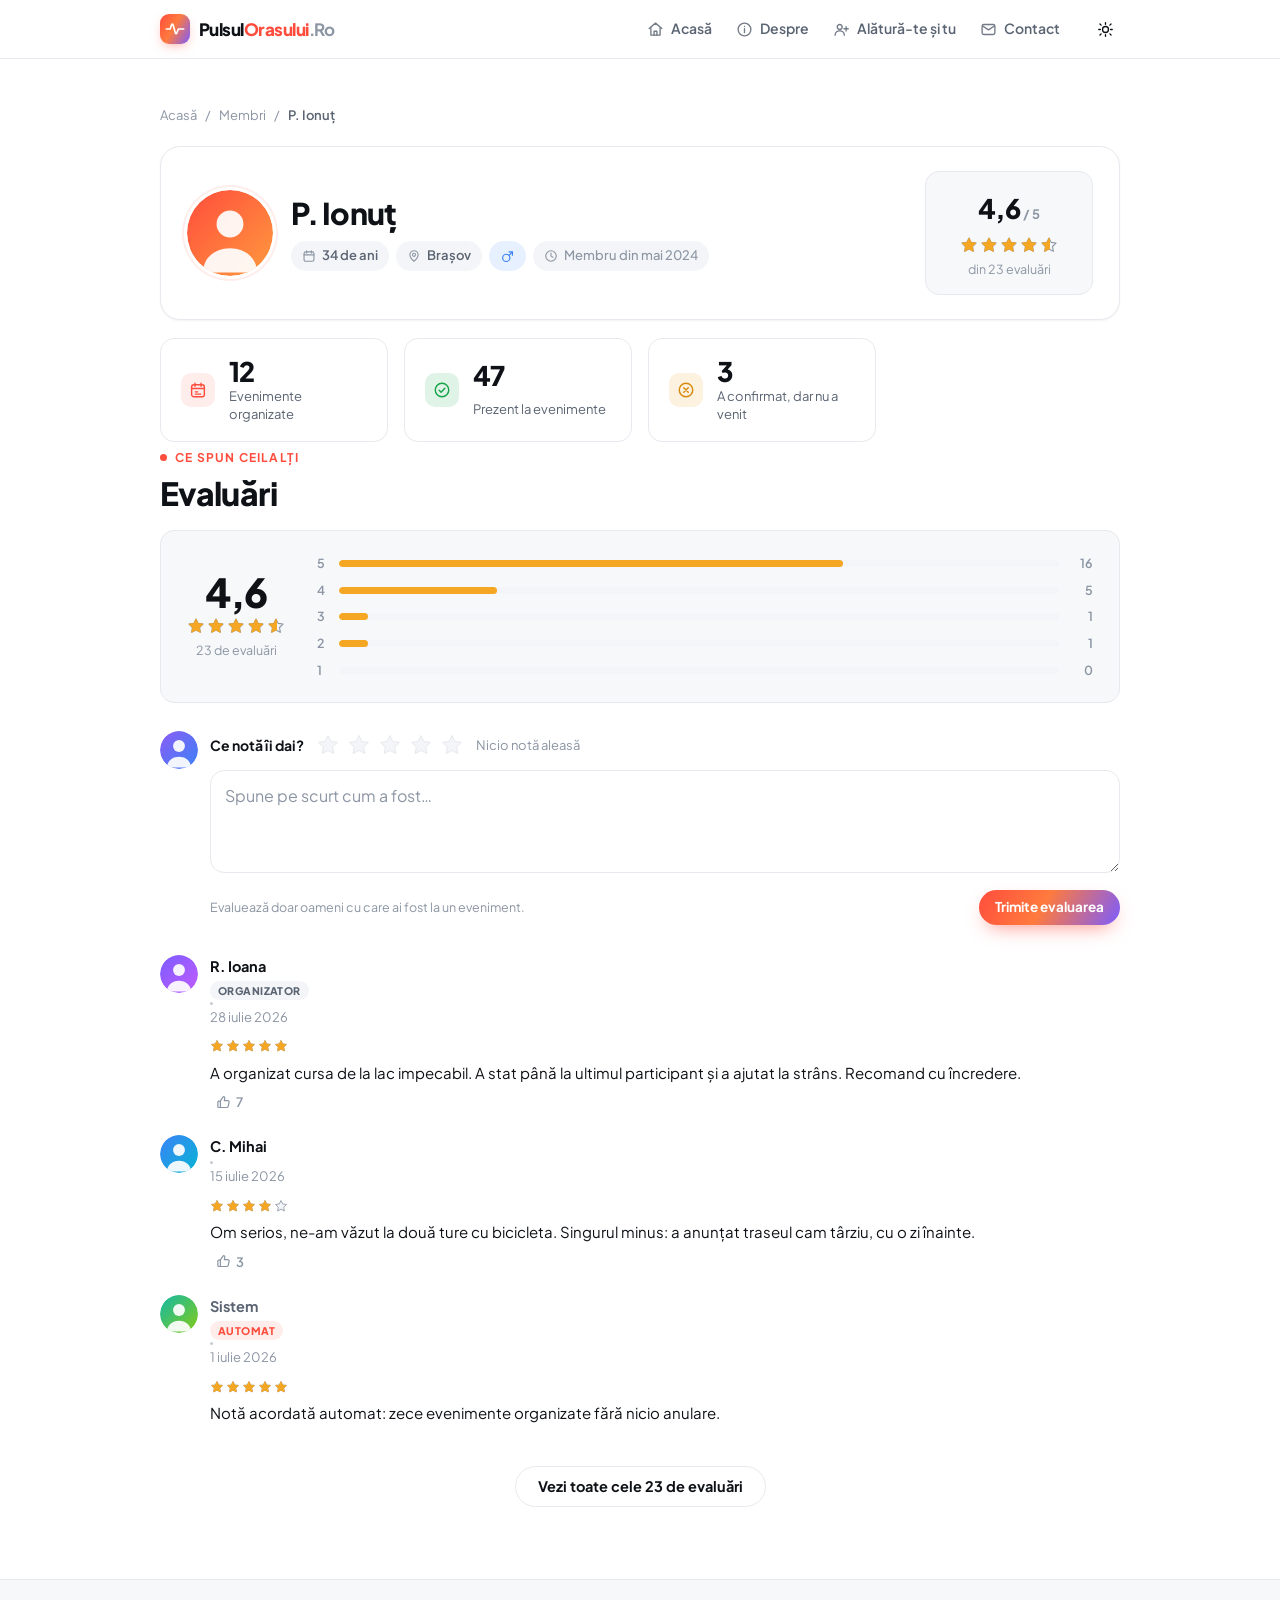
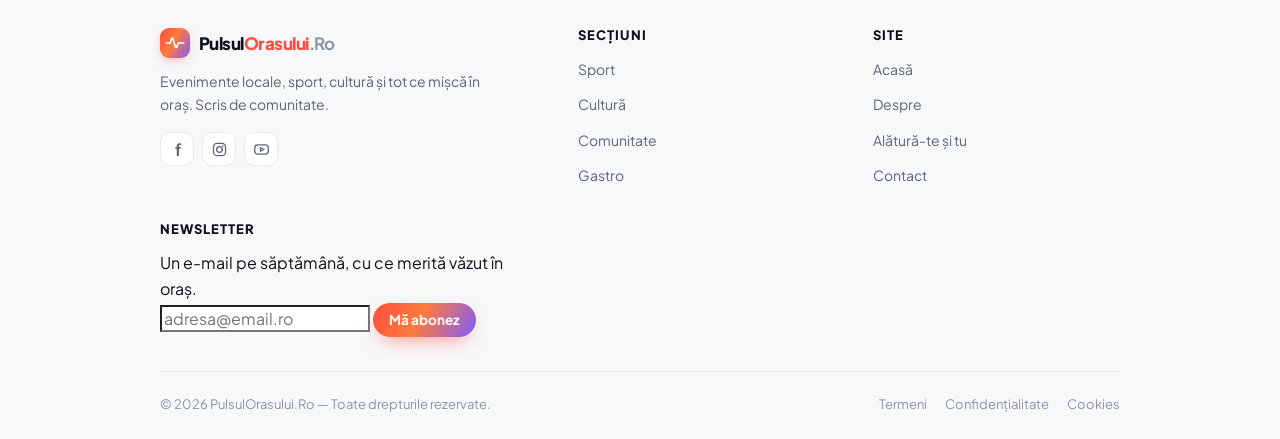
<file: profil.html>
<!DOCTYPE html>
<html lang="ro" data-theme="light">
<head>
<meta charset="utf-8">
<meta name="viewport" content="width=device-width, initial-scale=1, viewport-fit=cover">
<title>P. Ionuț — Profil membru — PulsulOrasului.Ro</title>
<meta name="description" content="Profilul membrului P. Ionuț pe PulsulOrasului.Ro: evenimente organizate, participări și evaluări primite de la comunitate.">
<meta name="theme-color" content="#ffffff" media="(prefers-color-scheme: light)">
<meta name="theme-color" content="#0d1015" media="(prefers-color-scheme: dark)">

<link rel="icon" href="assets/img/favicon.svg" type="image/svg+xml">
<link rel="preconnect" href="https://fonts.googleapis.com">
<link rel="preconnect" href="https://fonts.gstatic.com" crossorigin>
<link href="https://fonts.googleapis.com/css2?family=Plus+Jakarta+Sans:wght@400;500;600;700;800&display=swap" rel="stylesheet">
<link rel="stylesheet" href="assets/css/style.css?v=9">

<!-- Setează tema ÎNAINTE de randare, ca să nu apară un flash alb pe dark mode -->
<script>
(function () {
  try {
    var saved = localStorage.getItem('po-theme');
    var theme = saved || (window.matchMedia('(prefers-color-scheme: dark)').matches ? 'dark' : 'light');
    document.documentElement.setAttribute('data-theme', theme);
  } catch (e) {}
})();
</script>
</head>

<body data-logged-in="false"
      data-user-name="Utilizator nou"
      data-user-avatar="assets/img/avatars/cristi.svg">

<a class="skip-link" href="#main">Sari la conținut</a>

<!-- ============================ BARA DE MENIU ============================ -->
<header class="site-header">
  <div class="nav">

    <a class="logo" href="index.html" aria-label="PulsulOrasului.Ro — Acasă">
      <span class="logo__mark" aria-hidden="true">
        <svg viewBox="0 0 32 32" fill="none">
          <path d="M2 16h6.2l2.6-7.4a1 1 0 0 1 1.9.05l4.1 14.2a1 1 0 0 0 1.9.04L21.4 16H30"
                stroke="currentColor" stroke-width="2.6" stroke-linecap="round" stroke-linejoin="round"/>
        </svg>
      </span>
      <span class="logo__text">
        Pulsul<span class="logo__accent">Orasului</span><span class="logo__tld">.Ro</span>
      </span>
    </a>

    <nav class="nav__menu" id="nav-menu" aria-label="Meniu principal">
      <ul>
        <li>
          <a class="nav__link" href="index.html">
            <svg class="ico" viewBox="0 0 24 24" aria-hidden="true">
              <path d="M3 10.5 12 3l9 7.5"/><path d="M5.5 9.5V20h13V9.5"/><path d="M10 20v-5.5h4V20"/>
            </svg>
            <span>Acasă</span>
          </a>
        </li>
        <li>
          <a class="nav__link" href="despre.html">
            <svg class="ico" viewBox="0 0 24 24" aria-hidden="true">
              <circle cx="12" cy="12" r="9"/><path d="M12 11v5.5"/><path d="M12 7.6v.1"/>
            </svg>
            <span>Despre</span>
          </a>
        </li>
        <li>
          <a class="nav__link" href="login.php#inregistrare">
            <svg class="ico" viewBox="0 0 24 24" aria-hidden="true">
              <circle cx="9.5" cy="8.5" r="3.5"/><path d="M3 20c0-3.6 2.9-6 6.5-6s6.5 2.4 6.5 6"/>
              <path d="M18.5 8v6"/><path d="M21.5 11h-6"/>
            </svg>
            <span>Alătură-te și tu</span>
          </a>
        </li>
        <li>
          <a class="nav__link" href="contact.html">
            <svg class="ico" viewBox="0 0 24 24" aria-hidden="true">
              <rect x="3" y="5" width="18" height="14" rx="2.5"/><path d="m3.8 7 8.2 5.6L20.2 7"/>
            </svg>
            <span>Contact</span>
          </a>
        </li>
      </ul>
    </nav>

    <div class="nav__actions">
      <button class="theme-toggle" id="theme-toggle" type="button"
              aria-label="Schimbă tema" title="Schimbă tema (întuneric / luminos)">
        <svg class="ico ico--sun" viewBox="0 0 24 24" aria-hidden="true">
          <circle cx="12" cy="12" r="4.2"/>
          <path d="M12 2.5v2.2M12 19.3v2.2M4.2 4.2l1.6 1.6M18.2 18.2l1.6 1.6M2.5 12h2.2M19.3 12h2.2M4.2 19.8l1.6-1.6M18.2 5.8l1.6-1.6"/>
        </svg>
        <svg class="ico ico--moon" viewBox="0 0 24 24" aria-hidden="true">
          <path d="M20.5 14.3A8.6 8.6 0 0 1 9.7 3.5a8.6 8.6 0 1 0 10.8 10.8Z"/>
        </svg>
      </button>

      <button class="nav__burger" id="nav-burger" type="button"
              aria-label="Deschide meniul" aria-expanded="false" aria-controls="nav-menu">
        <span></span><span></span><span></span>
      </button>
    </div>

  </div>
</header>

<main id="main">
  <div class="wrap">

    <nav class="crumbs" aria-label="Navigare">
      <a href="index.html">Acasă</a>
      <span aria-hidden="true">/</span>
      <a href="#">Membri</a>
      <span aria-hidden="true">/</span>
      <span class="crumbs__current">P. Ionuț</span>
    </nav>

    <!-- ========================= ANTETUL PROFILULUI =====================
      Numele vine deja prescurtat de la server: inițiala numelui de familie,
      punct, prenumele întreg („Popescu Ionuț" → „P. Ionuț"). Numele complet
      nu se trimite deloc în pagină, ca să nu poată fi citit din sursă.
    ================================================================== -->
    <header class="profile">
      <div class="profile__id">
        <img class="profile__avatar" src="assets/img/avatars/andrei.svg" alt="" width="96" height="96">

        <div class="profile__head">
          <h1 class="profile__name">P. Ionuț</h1>

          <ul class="facts">
            <li class="fact">
              <svg class="ico" viewBox="0 0 24 24" aria-hidden="true">
                <rect x="3.5" y="5" width="17" height="16" rx="3"/><path d="M8 3v4M16 3v4M3.5 10h17"/>
              </svg>
              <span>34 de ani</span>
            </li>

            <li class="fact">
              <svg class="ico" viewBox="0 0 24 24" aria-hidden="true">
                <path d="M12 21s7-5.6 7-11a7 7 0 1 0-14 0c0 5.4 7 11 7 11Z"/><circle cx="12" cy="10" r="2.6"/>
              </svg>
              <span>Brașov</span>
            </li>

            <!--
              Sexul: doar simbolul, desenat de noi.
              Masculin  → clasa fact--m  și simbolul Marte
              Feminin   → clasa fact--f  și simbolul Venus
              Nespecificat → se scoate tot elementul <li>
            -->
            <li class="fact fact--m" title="Masculin">
              <svg class="ico" viewBox="0 0 24 24" aria-hidden="true">
                <circle cx="10" cy="14.2" r="5.8"/>
                <path d="m14.3 10.3 5.4-5.4"/>
                <path d="M14.6 4.6h5.3v5.3"/>
              </svg>
              <span class="sr-only">Masculin</span>
            </li>

            <li class="fact fact--muted">
              <svg class="ico" viewBox="0 0 24 24" aria-hidden="true">
                <circle cx="12" cy="12" r="9"/><path d="M12 7v5.2l3.4 2"/>
              </svg>
              <span>Membru din mai 2024</span>
            </li>
          </ul>
        </div>
      </div>

      <!-- ============================ RATING ============================
        data-stars = media primită (0 → stele goale și „Fără rating").
        data-stars-count = câte evaluări stau la baza mediei.
        Stelele se desenează din JS, ca să nu repetăm zece SVG-uri de
        fiecare dată — vezi buildStars() din main.js.
      ============================================================== -->
      <div class="rating">
        <div class="rating__score">
          <span class="rating__value" data-stars-value>4,6</span>
          <span class="rating__max">/ 5</span>
        </div>
        <div class="rating__stars" data-stars="4.6" data-stars-count="23"></div>
        <p class="rating__meta" data-stars-label></p>
      </div>
    </header>

    <!-- ========================== ACTIVITATE ============================ -->
    <section class="stats" aria-label="Activitatea membrului">
      <div class="stat">
        <span class="stat__ico stat__ico--brand" aria-hidden="true">
          <svg class="ico" viewBox="0 0 24 24">
            <rect x="3.5" y="5" width="17" height="16" rx="3"/><path d="M8 3v4M16 3v4M3.5 10h17"/>
            <path d="M8.5 14.5h3M8.5 17.5h7"/>
          </svg>
        </span>
        <span class="stat__value">12</span>
        <span class="stat__label">Evenimente organizate</span>
      </div>

      <div class="stat">
        <span class="stat__ico stat__ico--ok" aria-hidden="true">
          <svg class="ico" viewBox="0 0 24 24">
            <circle cx="12" cy="12" r="9"/><path d="m8.2 12.3 2.6 2.6 5-5.2"/>
          </svg>
        </span>
        <span class="stat__value">47</span>
        <span class="stat__label">Prezent la evenimente</span>
      </div>

      <div class="stat">
        <span class="stat__ico stat__ico--warn" aria-hidden="true">
          <svg class="ico" viewBox="0 0 24 24">
            <circle cx="12" cy="12" r="9"/><path d="m9 9 6 6M15 9l-6 6"/>
          </svg>
        </span>
        <span class="stat__value">3</span>
        <span class="stat__label">A confirmat, dar nu a venit</span>
      </div>
    </section>

    <!-- =========================== FEEDBACK ============================= -->
    <section class="feedback" aria-labelledby="feedback-title">

      <div class="section-head">
        <div>
          <p class="eyebrow"><span class="pulse-dot" aria-hidden="true"></span> Ce spun ceilalți</p>
          <h2 class="section-title" id="feedback-title">Evaluări</h2>
        </div>
      </div>

      <!-- Rezumatul notelor -->
      <div class="rating-summary">
        <div class="rating-summary__score">
          <span class="rating-summary__value">4,6</span>
          <div class="rating__stars" data-stars="4.6"></div>
          <span class="rating-summary__count">23 de evaluări</span>
        </div>

        <!--
          Distribuția pe stele. data-percent se calculează pe server:
          (număr de note de N stele / total note) × 100.
        -->
        <ul class="rating-bars">
          <li><span>5</span><div class="rating-bar"><i style="width:70%"></i></div><span>16</span></li>
          <li><span>4</span><div class="rating-bar"><i style="width:22%"></i></div><span>5</span></li>
          <li><span>3</span><div class="rating-bar"><i style="width:4%"></i></div><span>1</span></li>
          <li><span>2</span><div class="rating-bar"><i style="width:4%"></i></div><span>1</span></li>
          <li><span>1</span><div class="rating-bar"><i style="width:0%"></i></div><span>0</span></li>
        </ul>
      </div>

      <!-- Formular: notă + comentariu -->
      <form class="review-form" id="review-form" novalidate>
        <img class="comment-form__avatar" src="assets/img/avatars/cristi.svg" alt="" width="96" height="96">

        <div class="comment-form__main">
          <div class="review-form__stars">
            <span class="review-form__ask">Ce notă îi dai?</span>
            <!-- Selectorul de stele se generează din JS, în [data-stars-input]. -->
            <div class="stars-input" data-stars-input id="review-stars"></div>
            <span class="review-form__chosen" id="review-chosen">Nicio notă aleasă</span>
          </div>

          <label class="sr-only" for="review-text">Comentariul tău</label>
          <textarea id="review-text" rows="3" placeholder="Spune pe scurt cum a fost…"></textarea>

          <div class="comment-form__actions">
            <p class="comment-form__hint">Evaluează doar oameni cu care ai fost la un eveniment.</p>
            <button class="btn btn--primary btn--sm" type="submit">Trimite evaluarea</button>
          </div>
        </div>
      </form>

      <!-- Lista de evaluări primite -->
      <ul class="comments">

        <li class="comment">
          <article class="comment__body">
            <img class="comment__avatar" src="assets/img/avatars/ioana.svg" alt="" width="96" height="96" loading="lazy">
            <div class="comment__main">
              <div class="comment__head">
                <a class="comment__author" href="profil.html">R. Ioana</a>
                <span class="badge">Organizator</span>
                <span class="dot" aria-hidden="true"></span>
                <time datetime="2026-07-28">28 iulie 2026</time>
              </div>
              <div class="rating__stars rating__stars--sm" data-stars="5"></div>
              <p>
                A organizat cursa de la lac impecabil. A stat până la ultimul participant și
                a ajutat la strâns. Recomand cu încredere.
              </p>
              <div class="comment__tools">
                <button class="comment__tool" type="button" data-like aria-pressed="false">
                  <svg class="ico" viewBox="0 0 24 24" aria-hidden="true">
                    <path d="M7 20V9.5l4.2-6a1.6 1.6 0 0 1 2.9 1.2L13.3 9H19a2 2 0 0 1 2 2.4l-1.4 6.4A2.6 2.6 0 0 1 17 20Z"/>
                    <path d="M7 9.8H4.2A1.2 1.2 0 0 0 3 11v7.8c0 .7.5 1.2 1.2 1.2H7"/>
                  </svg>
                  <span data-like-count>7</span>
                </button>
              </div>
            </div>
          </article>
        </li>

        <li class="comment">
          <article class="comment__body">
            <img class="comment__avatar" src="assets/img/avatars/mihai.svg" alt="" width="96" height="96" loading="lazy">
            <div class="comment__main">
              <div class="comment__head">
                <a class="comment__author" href="profil.html">C. Mihai</a>
                <span class="dot" aria-hidden="true"></span>
                <time datetime="2026-07-15">15 iulie 2026</time>
              </div>
              <div class="rating__stars rating__stars--sm" data-stars="4"></div>
              <p>
                Om serios, ne-am văzut la două ture cu bicicleta. Singurul minus: a anunțat
                traseul cam târziu, cu o zi înainte.
              </p>
              <div class="comment__tools">
                <button class="comment__tool" type="button" data-like aria-pressed="false">
                  <svg class="ico" viewBox="0 0 24 24" aria-hidden="true">
                    <path d="M7 20V9.5l4.2-6a1.6 1.6 0 0 1 2.9 1.2L13.3 9H19a2 2 0 0 1 2 2.4l-1.4 6.4A2.6 2.6 0 0 1 17 20Z"/>
                    <path d="M7 9.8H4.2A1.2 1.2 0 0 0 3 11v7.8c0 .7.5 1.2 1.2 1.2H7"/>
                  </svg>
                  <span data-like-count>3</span>
                </button>
              </div>
            </div>
          </article>
        </li>

        <li class="comment">
          <article class="comment__body">
            <img class="comment__avatar" src="assets/img/avatars/elena.svg" alt="" width="96" height="96" loading="lazy">
            <div class="comment__main">
              <div class="comment__head">
                <span class="comment__author comment__author--system">Sistem</span>
                <span class="badge badge--author">Automat</span>
                <span class="dot" aria-hidden="true"></span>
                <time datetime="2026-07-01">1 iulie 2026</time>
              </div>
              <div class="rating__stars rating__stars--sm" data-stars="5"></div>
              <p>
                Notă acordată automat: zece evenimente organizate fără nicio anulare.
              </p>
            </div>
          </article>
        </li>

      </ul>

      <div class="load-more">
        <button class="btn btn--ghost" type="button">Vezi toate cele 23 de evaluări</button>
      </div>
    </section>

  </div>
</main>

<!-- =============================== FOOTER =============================== -->
<footer class="site-footer">
  <div class="wrap">
    <div class="footer__top">

      <div class="footer__brand">
        <a class="logo logo--footer" href="index.html">
          <span class="logo__mark" aria-hidden="true">
            <svg viewBox="0 0 32 32" fill="none">
              <path d="M2 16h6.2l2.6-7.4a1 1 0 0 1 1.9.05l4.1 14.2a1 1 0 0 0 1.9.04L21.4 16H30"
                    stroke="currentColor" stroke-width="2.6" stroke-linecap="round" stroke-linejoin="round"/>
            </svg>
          </span>
          <span class="logo__text">Pulsul<span class="logo__accent">Orasului</span><span class="logo__tld">.Ro</span></span>
        </a>
        <p class="footer__tagline">Evenimente locale, sport, cultură și tot ce mișcă în oraș. Scris de comunitate.</p>
        <div class="socials">
          <a href="#" aria-label="Facebook"><svg viewBox="0 0 24 24" aria-hidden="true"><path d="M14 8.5V7a1.5 1.5 0 0 1 1.5-1.5H17V3h-2.2A3.8 3.8 0 0 0 11 6.8v1.7H9V11h2v10h3V11h2.2l.4-2.5H14Z" fill="currentColor" stroke="none"/></svg></a>
          <a href="#" aria-label="Instagram"><svg viewBox="0 0 24 24" aria-hidden="true"><rect x="3.5" y="3.5" width="17" height="17" rx="5"/><circle cx="12" cy="12" r="4"/><circle cx="17" cy="7" r="1.1" fill="currentColor" stroke="none"/></svg></a>
          <a href="#" aria-label="YouTube"><svg viewBox="0 0 24 24" aria-hidden="true"><rect x="2.5" y="5.5" width="19" height="13" rx="4"/><path d="m10.5 9.5 5 2.5-5 2.5z"/></svg></a>
        </div>
      </div>

      <nav class="footer__col" aria-label="Secțiuni">
        <h3>Secțiuni</h3>
        <ul>
          <li><a href="#">Sport</a></li>
          <li><a href="#">Cultură</a></li>
          <li><a href="#">Comunitate</a></li>
          <li><a href="#">Gastro</a></li>
        </ul>
      </nav>

      <nav class="footer__col" aria-label="Site">
        <h3>Site</h3>
        <ul>
          <li><a href="index.html">Acasă</a></li>
          <li><a href="despre.html">Despre</a></li>
          <li><a href="login.php#inregistrare">Alătură-te și tu</a></li>
          <li><a href="contact.html">Contact</a></li>
        </ul>
      </nav>

      <div class="footer__col footer__news">
        <h3>Newsletter</h3>
        <p>Un e-mail pe săptămână, cu ce merită văzut în oraș.</p>
        <form class="news-form" action="#" method="post">
          <label class="sr-only" for="news-email">Adresa ta de e-mail</label>
          <input id="news-email" type="email" name="email" placeholder="adresa@email.ro" required>
          <button class="btn btn--primary btn--sm" type="submit">Mă abonez</button>
        </form>
      </div>

    </div>

    <div class="footer__bottom">
      <p>© <span id="year">2026</span> PulsulOrasului.Ro — Toate drepturile rezervate.</p>
      <ul class="footer__legal">
        <li><a href="#">Termeni</a></li>
        <li><a href="#">Confidențialitate</a></li>
        <li><a href="#">Cookies</a></li>
      </ul>
    </div>
  </div>
</footer>

<div class="toast" id="toast" role="status" aria-live="polite"></div>

<script src="assets/js/main.js?v=9"></script>
</body>
</html>
</file>
<file: assets/css/style.css>
/* =========================================================================
   PulsulOrasului.Ro — stil de bază
   1. Tokens (culori, spațiere, tipografie)
   2. Reset & elemente
   3. Layout (wrap max 1000px)
   4. Header / meniu flotant
   5. Prima fereastră (hero)
   5b. Tabla cu dorințe
   6. Conținut (carduri, chips, CTA)
   7. Footer
   8. Responsive
   ========================================================================= */

/* ------------------------------- 1. TOKENS ------------------------------ */
:root {
  /* culori de brand */
  --brand:        #ff4d3d;
  --brand-2:      #7c5cff;
  --brand-soft:   rgba(255, 77, 61, .10);
  --gradient:     linear-gradient(120deg, var(--brand) 0%, #ff7a3d 45%, var(--brand-2) 100%);

  /* Roșul de brand e prea deschis pentru text pe alb: la mărimea unui rând de
     meniu abia se citește. Pentru text folosim o nuanță mai închisă, care se
     vede la fel de bine ca roșul, dar are contrastul cerut de accesibilitate. */
  --brand-link:       #d4392b;
  --brand-link-hover: #b52e21;

  /* temă luminoasă (implicit) */
  --bg:           #ffffff;
  --bg-soft:      #f7f8fa;
  --surface:      #ffffff;
  --surface-2:    #f4f5f8;
  --text:         #0e1116;
  --text-soft:    #5a6472;
  --text-faint:   #8b95a3;
  --border:       #e7e9ee;
  --border-soft:  #f0f1f5;
  --header-bg:    #ffffff;
  --footer-bg:    #f7f8fa;

  --shadow-sm:    0 1px 2px rgba(16, 24, 40, .05);
  --shadow-md:    0 6px 20px -6px rgba(16, 24, 40, .12), 0 2px 6px rgba(16, 24, 40, .05);
  --shadow-lg:    0 24px 48px -20px rgba(16, 24, 40, .28), 0 8px 20px -12px rgba(16, 24, 40, .16);

  /* sistem */
  --wrap:         1000px;
  --header-h:     58px;
  --field-h:      48px;
  --radius:       14px;
  --radius-lg:    20px;
  --radius-pill:  999px;
  --ease:         cubic-bezier(.4, 0, .2, 1);

  --font: "Plus Jakarta Sans", -apple-system, BlinkMacSystemFont, "Segoe UI",
          Roboto, "Helvetica Neue", Arial, sans-serif;

  color-scheme: light;
}

[data-theme="dark"] {
  --brand:        #ff6152;
  --brand-2:      #9b83ff;
  --brand-soft:   rgba(255, 97, 82, .14);

  /* pe fundal întunecat problema e pe dos: roșul trebuie deschis, nu închis */
  --brand-link:       #ff8f82;
  --brand-link-hover: #ffb3a9;

  --bg:           #0d1015;
  --bg-soft:      #10141a;
  --surface:      #151a22;
  --surface-2:    #1b212b;
  --text:         #eef1f6;
  --text-soft:    #a4aebd;
  --text-faint:   #7c8595;
  --border:       #242c38;
  --border-soft:  #1d242e;
  --header-bg:    #10141a;
  --footer-bg:    #0a0d12;

  --shadow-sm:    0 1px 2px rgba(0, 0, 0, .4);
  --shadow-md:    0 6px 20px -6px rgba(0, 0, 0, .5), 0 2px 6px rgba(0, 0, 0, .3);
  --shadow-lg:    0 24px 48px -20px rgba(0, 0, 0, .7), 0 8px 20px -12px rgba(0, 0, 0, .5);

  color-scheme: dark;
}

/* ---------------------------- 2. RESET & BAZĂ --------------------------- */
*, *::before, *::after { box-sizing: border-box; }

html { -webkit-text-size-adjust: 100%; scroll-behavior: smooth; }

body {
  margin: 0;
  font-family: var(--font);
  font-size: 16px;
  line-height: 1.65;
  color: var(--text);
  background: var(--bg);
  -webkit-font-smoothing: antialiased;
  -moz-osx-font-smoothing: grayscale;
  /* fără tranziție pe încărcare; JS adaugă .theme-anim la primul click */
}

body.theme-anim,
body.theme-anim * {
  transition: background-color .28s var(--ease), border-color .28s var(--ease),
              color .28s var(--ease), fill .28s var(--ease);
}

img, svg { display: block; max-width: 100%; }
img { height: auto; }

/* Atributul „hidden" trebuie să ascundă orice, fără excepții.
   Browserul îl aplică punând display:none, dar o regulă de-a noastră care dă
   altă valoare lui display (`.btn { display: inline-flex }`, de pildă) o bate
   la egalitate de specificitate și elementul rămâne pe ecran. Ascunderea din
   HTML e prea des folosită ca să depindă de ordinea regulilor, așa că aici
   „!important" e la locul lui. */
[hidden] { display: none !important; }

a { color: inherit; text-decoration: none; }

h1, h2, h3, h4 {
  margin: 0;
  font-weight: 800;
  letter-spacing: -.02em;
  line-height: 1.2;
}

p { margin: 0; }
ul { margin: 0; padding: 0; list-style: none; }

button, input, textarea, select { font: inherit; color: inherit; }
button { cursor: pointer; border: 0; background: none; }

:focus-visible {
  outline: 2px solid var(--brand);
  outline-offset: 3px;
  border-radius: 6px;
}

.sr-only {
  position: absolute; width: 1px; height: 1px; padding: 0; margin: -1px;
  overflow: hidden; clip: rect(0 0 0 0); white-space: nowrap; border: 0;
}

.skip-link {
  position: fixed; top: 8px; left: 8px; z-index: 200;
  padding: 10px 16px; border-radius: 10px;
  background: var(--brand); color: #fff; font-weight: 700;
  transform: translateY(-160%);
  transition: transform .2s var(--ease);
}
.skip-link:focus { transform: translateY(0); }

/* pictograme linie */
.ico { width: 17px; height: 17px; fill: none; stroke: currentColor; stroke-width: 1.9;
       stroke-linecap: round; stroke-linejoin: round; flex: none; }

/* ------------------------------ 3. LAYOUT ------------------------------- */
.wrap {
  width: 100%;
  max-width: var(--wrap);
  margin-inline: auto;
  padding-inline: 20px;
}

/* --------------------------- 4. HEADER / MENIU -------------------------- */
.site-header {
  position: sticky;
  top: 0;
  z-index: 100;
  width: 100%;
  /* culoare solidă, constantă — nu se schimbă la scroll */
  background: var(--header-bg);
  border-bottom: 1px solid var(--border);
}

.nav {
  max-width: var(--wrap);
  margin-inline: auto;
  padding-inline: 20px;
  height: var(--header-h);
  display: flex;
  align-items: center;
  gap: 16px;
}

/* Logo */
.logo {
  display: inline-flex;
  align-items: center;
  gap: 9px;
  font-weight: 800;
  font-size: 17px;
  letter-spacing: -.03em;
  white-space: nowrap;
  margin-right: auto;
}
.logo__mark {
  width: 30px; height: 30px;
  display: grid; place-items: center;
  border-radius: 9px;
  background: var(--gradient);
  color: #fff;
  box-shadow: 0 4px 12px -4px rgba(255, 77, 61, .55);
}
.logo__mark svg { width: 20px; height: 20px; }
.logo__accent { color: var(--brand); }
.logo__tld { color: var(--text-faint); font-weight: 700; }
.logo:hover .logo__mark { transform: translateY(-1px); }
.logo__mark { transition: transform .2s var(--ease); }

/* Meniu */
.nav__menu ul { display: flex; align-items: center; gap: 2px; }

.nav__link {
  display: inline-flex;
  align-items: center;
  gap: 7px;
  padding: 7px 11px;
  border-radius: var(--radius-pill);
  font-size: 14px;
  font-weight: 600;
  color: var(--text-soft);
  white-space: nowrap;          /* „Deloghează-te" rămâne pe un singur rând */
  transition: color .18s var(--ease), background-color .18s var(--ease);
}
.nav__link:hover { color: var(--text); background: var(--surface-2); }
.nav__link .ico { opacity: .85; }

.nav__link.is-active {
  color: var(--brand);
  background: var(--brand-soft);
}
.nav__link.is-active .ico { opacity: 1; }

/* Acțiuni */
.nav__actions { display: flex; align-items: center; gap: 8px; margin-left: 4px; }

/* Pătratul cu iconiță din bară: îl poartă și butonul de temă, și cel de
   setări. Un singur loc de schimbat, ca cele două să nu se despartă niciodată
   la chenar, colț sau culoare. */
.nav__btn {
  width: 34px; height: 34px;
  display: grid; place-items: center;
  border-radius: 10px;
  color: var(--text-soft);
  border: 1px solid var(--border);
  background: var(--surface);
  transition: color .18s var(--ease), background-color .18s var(--ease),
              border-color .18s var(--ease);
}
.nav__btn:hover { color: var(--brand); border-color: var(--brand); }
.nav__btn .ico { width: 18px; height: 18px; }
.theme-toggle .ico--moon { display: none; }
[data-theme="dark"] .theme-toggle .ico--sun { display: none; }
[data-theme="dark"] .theme-toggle .ico--moon { display: block; }

/* Hamburger */
.nav__burger {
  display: none;
  width: 34px; height: 34px;
  border-radius: 10px;
  border: 1px solid var(--border);
  background: var(--surface);
  padding: 9px 8px;
  flex-direction: column;
  justify-content: space-between;
}
.nav__burger span {
  display: block; height: 2px; width: 100%;
  background: var(--text); border-radius: 2px;
  transition: transform .25s var(--ease), opacity .2s var(--ease);
}
.nav__burger[aria-expanded="true"] span:nth-child(1) { transform: translateY(6px) rotate(45deg); }
.nav__burger[aria-expanded="true"] span:nth-child(2) { opacity: 0; }
.nav__burger[aria-expanded="true"] span:nth-child(3) { transform: translateY(-6px) rotate(-45deg); }

/* -------------------------- 5. PRIMA FEREASTRĂ --------------------------
   Panoul de deasupra tuturor, cât toată fereastra browserului. Singura bucată
   de site care nu se oprește la `--wrap`.

   Trei straturi, unul peste altul:
     .hero__fundal  — desenul orașului, plimbat încet dintr-o parte în alta
     .hero__voal    — pânza care-l stinge, ca textul să se poată citi, și care
                      se topește în culoarea paginii la marginea de jos
     .hero__continut — textul propriu-zis

   Nu e nevoie de JavaScript pentru niciunul dintre ele.
   ---------------------------------------------------------------------- */
.hero {
  position: relative;
  isolation: isolate;
  overflow: hidden;

  /* `svh` = cât se vede ACUM pe telefon, cu bara de adresă la vedere.
     Cu `vh`, pe Safari/Chrome de mobil panoul ar fi ieșit cu vreo 60–100px
     sub cadru la deschidere, iar săgeata de jos n-ar fi fost pe ecran.
     Rândul cu `vh` rămâne pentru browserele care încă nu știu `svh`. */
  min-height: calc(100vh - var(--header-h));
  min-height: calc(100svh - var(--header-h));

  display: grid;
  place-items: center;
  padding: 64px 20px 108px;   /* jos, loc pentru săgeată */
  text-align: center;
}

/* ---- fundalul ---- */
.hero__fundal {
  position: absolute;
  top: 0; bottom: 0; left: 0;
  width: 132%;                /* 32% în plus: exact cât se plimbă */
  z-index: -2;
  background: url("../img/hero-zi.svg") center / cover no-repeat;

  /* „usor blurat": destul cât desenul să nu se bată cu textul, nu atât încât
     să nu se mai vadă ce e. */
  filter: blur(3px);

  /* Mărit cu 6%: blurul topește marginile în transparent, iar la scara asta
     ele cad în afara cadrului. Fără el s-ar fi văzut o dungă moale sus și
     jos. */
  transform: translate3d(0, 0, 0) scale(1.06);
  animation: hero-plimbare 56s ease-in-out infinite alternate;
  will-change: transform;
}
[data-theme="dark"] .hero__fundal { background-image: url("../img/hero-noapte.svg"); }

/* Stânga → dreapta, apoi înapoi (`alternate`), fără salt la capăt.
   -24.242% din 132% înseamnă fix 32% din lățimea ferestrei: marginea din
   dreapta a desenului ajunge la marginea din dreapta a panoului, nici un
   pixel mai încolo. */
@keyframes hero-plimbare {
  from { transform: translate3d(0, 0, 0) scale(1.06); }
  to   { transform: translate3d(-24.242%, 0, 0) scale(1.06); }
}

/* ---- voalul ---- */
.hero__voal {
  position: absolute;
  inset: 0;
  z-index: -1;
  background:
    radial-gradient(105% 62% at 50% 40%,
      rgba(255, 255, 255, .20) 0%, rgba(255, 255, 255, .50) 100%),
    linear-gradient(180deg,
      rgba(255, 255, 255, .24) 0%,
      rgba(255, 255, 255, .28) 62%,
      rgba(255, 255, 255, .82) 88%,
      var(--bg) 100%);
}
[data-theme="dark"] .hero__voal {
  background:
    radial-gradient(105% 62% at 50% 40%,
      rgba(13, 16, 21, .22) 0%, rgba(13, 16, 21, .60) 100%),
    linear-gradient(180deg,
      rgba(13, 16, 21, .34) 0%,
      rgba(13, 16, 21, .38) 62%,
      rgba(13, 16, 21, .84) 88%,
      var(--bg) 100%);
}

/* ---- textul ---- */
.hero__continut { max-width: 720px; }

.hero__salut {
  margin: 0;
  font-size: clamp(16px, 2.4vw, 21px);
  font-weight: 600;
  color: var(--text-soft);
}

.hero__nume {
  margin: 4px 0 0;
  font-size: clamp(32px, 7vw, 66px);
  line-height: 1.08;
  font-weight: 800;
  letter-spacing: -.025em;
  background: var(--gradient);
  -webkit-background-clip: text;
  background-clip: text;
  color: transparent;

  /* `text-shadow` n-ar fi mers: scrisul e o fereastră tăiată în gradient, iar
     umbra de text se desenează sub culoarea literei, nu sub decupaj — s-ar fi
     văzut prin ele. `drop-shadow` urmărește chiar forma tăiată. */
  filter: drop-shadow(0 2px 10px rgba(255, 77, 61, .18));
}

.hero__vorba {
  margin: 18px auto 0;
  max-width: 46ch;
  font-size: clamp(15.5px, 2.1vw, 19px);
  color: var(--text-soft);
}

/* Cele două feluri de a intra în joc, unul lângă altul. Se rup pe două
   rânduri când nu mai încap — pe telefon se întâmplă mai mereu. */
.hero__butoane {
  display: flex;
  flex-wrap: wrap;
  justify-content: center;
  gap: 12px;
  margin-top: 30px;
}

.hero__cta { padding: 14px 30px; font-size: 15.5px; }
.hero__cta .ico { width: 19px; height: 19px; }

/* Al doilea buton e mai șters dinadins: „Propune o ieșire" e lucrul pe care
   îl vrem mai mult. Fundalul lui e translucid, ca desenul de dedesubt să se
   ghicească prin el — pe alb curat ar fi părut un cartonaș lipit peste poză. */
.hero__cta--dorinta {
  background: rgba(255, 255, 255, .74);
  backdrop-filter: blur(6px);
}
.hero__cta--dorinta:hover { background: var(--surface); }

[data-theme="dark"] .hero__cta--dorinta { background: rgba(21, 26, 34, .68); }
[data-theme="dark"] .hero__cta--dorinta:hover { background: var(--surface); }

/* Steluța e ceva mai mică decât plusul de pe butonul vecin: are mai multe
   colțuri, deci la aceeași măsură ar fi părut mai mare decât el. */
.hero__cta--dorinta .ico { width: 17px; height: 17px; }

/* ---- săgeata de jos ---- */
.hero__jos {
  position: absolute;
  left: 50%;
  bottom: 26px;
  transform: translateX(-50%);

  display: inline-flex;
  flex-direction: column;
  align-items: center;
  gap: 4px;

  font-size: 12.5px;
  font-weight: 700;
  letter-spacing: .06em;
  text-transform: uppercase;
  color: var(--text-soft);
  transition: color .2s var(--ease);
}
.hero__jos:hover { color: var(--brand-link); }
.hero__jos .ico {
  width: 22px; height: 22px;
  animation: hero-sageata 2.4s var(--ease) infinite;
}
@keyframes hero-sageata {
  0%, 60%, 100% { transform: translateY(0);   opacity: .75; }
  30%           { transform: translateY(5px); opacity: 1; }
}

/* Unde se oprește pagina când se apasă săgeata (și „Sari la conținut" din
   antet): exact cât bara lipită de sus, nici un pixel mai puțin. Așa panoul
   iese cu totul din cadru, cum trebuie. Aer sub bară nu mai e nevoie să
   adăugăm aici: `main` are oricum 46px de umplutură deasupra. */
#main { scroll-margin-top: var(--header-h); }

/* ------------------------ 5b. TABLA CU DORINȚE --------------------------
   Treapta de dinaintea unui eveniment: cine n-ar vrea să organizeze poate
   măcar să spună ce i-ar plăcea să se facă.

   ÎNCHIS ȘI DESCHIS, FĂRĂ JAVASCRIPT. Butonul „Pune-ți o dorință" e o
   legătură către `#dorinta-formular`, iar `:target` deschide cutia. Fiindcă în
   HTML cutia stă ÎNAINTEA tablei, deschisă îi poate lua locul cu un simplu
   selector de frați (`~`) — vezi mai jos. JS-ul face același lucru punând
   `.e-deschis`, ca după o trimitere cutia să rămână deschisă chiar dacă
   adresa nu mai are `#`.

   Slide-ul propriu-zis: dorințele stau una PESTE alta (grid, aceeași
   celulă), toate ascunse în afară de `.is-activa`. Cutia își ia înălțimea de
   la cea mai lungă, deci nu tresare la schimbare. Fără JS se vede prima și
   atât — o dorință în loc de zece, dar niciun ecran gol.
   ---------------------------------------------------------------------- */
.tabla {
  position: relative;
  margin-bottom: 34px;
}

/* Când nu e nicio dorință de arătat, în pagină rămâne doar cutia închisă a
   formularului. N-are ce ocupa loc până nu se deschide. */
.tabla--fara { margin-bottom: 0; }

/* ...dar dacă omul are dorințe în lucru, sub tabla care lipsește stă vorba
   despre ele și butonul „Dorințele mele". Atunci e singurul lucru din
   secțiune: n-are de ce să se despartă de nimic deasupra, dar are nevoie de
   aer până la „Ce facem zilele astea?" de dedesubt. */
.tabla--fara .tabla__unelte { margin-top: 0; margin-bottom: 30px; }
.tabla--fara .tabla__cutie.e-deschis,
.tabla--fara .tabla__cutie:target { margin-bottom: 34px; }

/* ---- slide-ul ---- */
.tabla__slide {
  position: relative;
  border: 1px solid var(--border);
  border-radius: var(--radius-lg);
  background:
    radial-gradient(120% 140% at 12% 0%, var(--brand-soft), transparent 62%),
    var(--surface);
  padding: 24px 26px 18px;
  overflow: hidden;
}

/* Fâșia de brand din marginea de sus: cât să se vadă că e altceva decât un
   cartonaș de eveniment, nu atât cât să strige. */
.tabla__slide::before {
  content: '';
  position: absolute;
  top: 0; left: 0; right: 0;
  height: 3px;
  background: var(--gradient);
}

.tabla__eticheta { margin-bottom: 10px; }
.tabla__eticheta .ico { width: 14px; height: 14px; }

.tabla__lista {
  display: grid;          /* toate în aceeași celulă, una peste alta */
  list-style: none;
  margin: 0; padding: 0;
}

.dorinta {
  grid-area: 1 / 1;
  opacity: 0;
  visibility: hidden;
  transform: translateY(6px);
  transition: opacity .45s var(--ease), transform .45s var(--ease), visibility .45s;
}
.dorinta.is-activa {
  opacity: 1;
  visibility: visible;
  transform: translateY(0);
}

.dorinta__vorba {
  margin: 0;
  font-size: clamp(16px, 2.1vw, 19px);
  line-height: 1.55;
  color: var(--text);
}
.dorinta__cine { font-weight: 800; }
.dorinta__text { font-style: italic; color: var(--text-soft); }

.dorinta__unde {
  display: inline-flex; align-items: center; gap: 5px;
  margin: 10px 0 0;
  font-size: 12.5px; font-weight: 700;
  letter-spacing: .04em; text-transform: uppercase;
  color: var(--text-faint);
}
.dorinta__unde .ico { width: 15px; height: 15px; }

/* ---- punctele ---- */
.tabla__puncte {
  display: flex; flex-wrap: wrap; gap: 7px;
  margin-top: 16px;
}
.tabla__punct {
  position: relative;
  width: 7px; height: 7px;
  border-radius: 50%;
  background: var(--border);
  transition: background-color .2s var(--ease), transform .2s var(--ease);
}
/* Punctul desenat e de 7px, dar se apasă pe 22: pe telefon, un semn de 7px
   nu se nimerește cu degetul. Zona în plus e nevăzută. */
.tabla__punct::after {
  content: '';
  position: absolute;
  inset: -8px;
}
.tabla__punct:hover { background: var(--text-faint); }
.tabla__punct.is-activ { background: var(--brand); transform: scale(1.35); }

/* ---- rândul de sub tablă ---- */
/* Vorba („Ai două dorințe în lucru") deasupra, „Dorințele mele" dedesubt.
   Erau una lângă alta cât timp sub tablă nu stătea decât o propoziție; cu
   tabelul care se deschide din buton, pe telefon ar fi ieșit două lucruri
   înghesuite pe același rând. */
.tabla__unelte {
  display: flex; flex-direction: column; align-items: flex-start;
  gap: 10px;
  margin-top: 14px;
}
.tabla__stare {
  margin: 0;
  font-size: 13.5px;
  color: var(--text-soft);
}

/* ---- „Dorințele mele": butonul de sub tablă și tabelul lui ----

   E un <details>, nu un panou deschis de JS. Se deschide și se închide
   singur, în orice browser, FĂRĂ o linie de JavaScript — restul tablei se
   sprijină pe `:target` ca să meargă cu JS-ul stins, aici n-a fost nevoie
   nici de atât. */
.dorintele { width: 100%; }

.dorintele__buton {
  display: inline-flex; align-items: center; gap: 8px;
  padding: 7px 14px 7px 12px;
  border: 1px solid var(--border);
  border-radius: var(--radius-pill);
  background: var(--surface);
  font-size: 13.5px; font-weight: 600; color: var(--text-soft);
  cursor: pointer;
  list-style: none;                 /* fără triunghiul browserului */
  transition: border-color .15s var(--ease), color .15s var(--ease);
}
/* Safari desenează triunghiul altfel decât ceilalți. */
.dorintele__buton::-webkit-details-marker { display: none; }

.dorintele__buton:hover  { border-color: var(--text-faint); color: var(--text); }
.dorintele__buton .ico   { width: 15px; height: 15px; }
.dorintele[open] .dorintele__buton { border-color: var(--text-faint); color: var(--text); }

.dorintele__lista {
  list-style: none;
  margin: 10px 0 0; padding: 0;
  border: 1px solid var(--border);
  border-radius: var(--radius);
  background: var(--surface);
  overflow: hidden;
}

.dorintele__rand {
  display: flex; align-items: center; gap: 12px;
  padding: 11px 8px 11px 14px;
  border-top: 1px solid var(--border-soft);
}
.dorintele__rand:first-child { border-top: 0; }

/* Textul poate fi lung; „×"-ul nu se lasă împins afară. */
.dorintele__ce   { flex: 1 1 auto; min-width: 0; }
.dorintele__text {
  margin: 0;
  font-size: 14px; line-height: 1.4; color: var(--text);
  overflow-wrap: anywhere;
}
.dorintele__amanunt {
  margin: 3px 0 0;
  font-size: 12.5px; color: var(--text-faint);
}

.dorintele__sterg { flex: 0 0 auto; margin: 0; }

/* „×"-ul e roșu de la bun început, nu doar la hover: e singurul lucru de
   apăsat din rând, iar omul trebuie să vadă din prima ce face. Roșul de
   avertizare, nu cel de brand — ca la .btn--rau. */
.dorintele__x {
  display: inline-flex; align-items: center; justify-content: center;
  width: 32px; height: 32px;
  border: 1px solid rgba(224, 57, 59, .35);
  border-radius: 50%;
  background: rgba(224, 57, 59, .08);
  color: #c22b2d;
  cursor: pointer;
  transition: background-color .15s var(--ease), border-color .15s var(--ease);
}
.dorintele__x:hover {
  background: rgba(224, 57, 59, .18);
  border-color: rgba(224, 57, 59, .7);
}
.dorintele__x .ico { width: 15px; height: 15px; }
[data-theme="dark"] .dorintele__x { color: #ff9b97; }

/* Rândul care tocmai a plecat: se stinge, nu dispare dintr-o dată. Cu
   „mișcare redusă" pornită, sare peste — vezi și tabla de mai sus. */
.dorintele__rand.e-plecat {
  opacity: .35;
  transition: opacity .2s var(--ease);
}
@media (prefers-reduced-motion: reduce) {
  .dorintele__rand.e-plecat { transition: none; }
}

/* ---- cutia cu formularul ---- */
.tabla__cutie {
  display: none;
  scroll-margin-top: calc(var(--header-h) + 16px);
}
.tabla__cutie:target,
.tabla__cutie.e-deschis { display: block; }

/* Semnul de oprire către care sare „Pune-ți o dorință". ÎL PUNE JAVASCRIPT-UL,
   nu HTML-ul: la încărcare, main.js ia `id="dorinta-formular"` de pe cutie și
   îl mută pe un `<span>` gol, așezat chiar înaintea ei.

   DE CE. `:target` de mai sus e portița celor fără JavaScript, și trebuie să
   rămână. Dar el se prinde de cutie și NU MAI DĂ DRUMUL: adresa se curăță cu
   `replaceState`, care n-o clatină (nici scoaterea și punerea la loc a
   `id`-ului n-o clatină — s-a încercat). Așa, cutia rămânea „ținta" paginii și
   după ce JS-ul o închisese, iar tot ce ascundea ea cât era deschisă — tabla,
   „Dorințele mele" — rămânea ascuns până la un F5.

   S-a încercat întâi cu contra-reguli, una pentru fiecare vecin ascuns. Merg,
   dar sunt o listă din care lipsește mereu cea scrisă mâine: un vecin nou se
   ascunde singur și se arată doar dacă cineva își aduce aminte de el.

   Mutat `id`-ul, ținta e span-ul, nu cutia. Săritura ajunge în același loc,
   dar `:target` nu mai are de ce să se certe cu clasa: cu JavaScript
   deschiderea o face NUMAI `.e-deschis`, iar închiderea e scoaterea ei. */
.tabla__ancora {
  display: block;
  height: 0;
  scroll-margin-top: calc(var(--header-h) + 16px);
}

/* Deschisă, ia locul tablei. `~` merge fiindcă în HTML cutia stă înaintea
   slide-ului — de aceea e scrisă acolo, deși pe ecran apare în același loc. */
.tabla__cutie:target ~ .tabla__slide,
.tabla__cutie.e-deschis ~ .tabla__slide,
.tabla__cutie:target ~ .tabla__unelte,
.tabla__cutie.e-deschis ~ .tabla__unelte { display: none; }

.dorinta-form,
.dorinta-gata {
  border: 1px solid var(--border);
  border-radius: var(--radius-lg);
  background: var(--surface);
  box-shadow: var(--shadow-sm);
  padding: 24px 26px;
}

.dorinta-form__titlu {
  margin: 0 0 16px;
  font-size: 17px; font-weight: 800;
  letter-spacing: -.01em;
}

.dorinta-form__rau {
  margin: 0 0 14px;
  font-size: 13.5px; font-weight: 600;
  color: #d4392b;
}
[data-theme="dark"] .dorinta-form__rau { color: #ff9b97; }

/* Orașul singur pe rând ar fi fost o casetă cât toată lățimea pentru un
   cuvânt. `field-row` îl ține la jumătate, iar sub 560px trece oricum jos. */
.dorinta-form .field-row { margin-bottom: 18px; }

/* O sută de caractere înseamnă două rânduri. Cei 120px ai casetelor de text
   de pe site (`.field textarea`) sunt buni pentru descrierea unui eveniment,
   nu pentru o frază — sub ea ar fi rămas mai mult gol decât scris. Selectorul
   are un pas în plus tocmai ca să treacă înaintea aceluia, care e scris mai
   jos în fișier. */
.dorinta-form .field textarea { min-height: 78px; }

.dorinta-form__reguli {
  margin: 18px 0 0;
  padding-left: 18px;
  list-style: disc;       /* `ul` e golit de puncte în resetul de sus */
  font-size: 12.5px;
  line-height: 1.6;
  color: var(--text-faint);
}
.dorinta-form__reguli li { margin-bottom: 3px; }

.dorinta-form__butoane {
  display: flex; align-items: center; flex-wrap: wrap; gap: 8px 14px;
  margin-top: 18px;
}

.dorinta-form__lege {
  margin: 12px 0 0;
  font-size: 12px;
  color: var(--text-faint);
}

/* ---- panoul de după trimitere ---- */
.dorinta-gata {
  display: flex; align-items: flex-start; gap: 12px;
  border-color: rgba(22, 163, 74, .35);
}
.dorinta-gata .ico {
  width: 22px; height: 22px;
  flex: none;
  margin-top: 1px;
  color: #16a34a;
}
[data-theme="dark"] .dorinta-gata .ico { color: #6ee7a0; }
.dorinta-gata p { margin: 0; flex: 1 1 auto; font-size: 14.5px; line-height: 1.6; }

/* „×"-ul de închidere, în colțul din dreapta. Stins, ca să nu tragă ochiul de
   la vestea bună de lângă el — dar cu o zonă de apăsare de 30px.

   SCRIS DUPĂ `.dorinta-gata .ico`, dinadins: cele două selectoare au aceeași
   greutate, iar bifa verde de alături e desenată de acela. Pus mai sus, „×"-ul
   ar fi ieșit tot de 22px și tot verde. */
.dorinta-gata__x {
  flex: 0 0 auto;
  display: inline-flex; align-items: center; justify-content: center;
  width: 30px; height: 30px;
  margin: -4px -6px 0 0;
  border-radius: 50%;
  color: var(--text-faint);
  transition: background-color .15s var(--ease), color .15s var(--ease);
}
.dorinta-gata__x:hover { background: var(--surface-2); color: var(--text); }
.dorinta-gata__x .ico  { width: 16px; height: 16px; color: inherit; }

/* --------------------------- 6. CONȚINUT -------------------------------- */
main { padding-block: 46px 64px; }

.section-head {
  display: flex;
  align-items: flex-end;
  justify-content: space-between;
  gap: 20px;
  margin-bottom: 18px;
}

.eyebrow {
  display: inline-flex; align-items: center; gap: 8px;
  font-size: 12px; font-weight: 700;
  letter-spacing: .1em; text-transform: uppercase;
  color: var(--brand);
  margin-bottom: 6px;
}
.eyebrow--light { color: rgba(255, 255, 255, .82); }

.pulse-dot {
  width: 7px; height: 7px; border-radius: 50%;
  background: var(--brand);
  box-shadow: 0 0 0 0 var(--brand);
  animation: pulse 2s infinite;
}
@keyframes pulse {
  0%   { box-shadow: 0 0 0 0 rgba(255, 77, 61, .5); }
  70%  { box-shadow: 0 0 0 8px rgba(255, 77, 61, 0); }
  100% { box-shadow: 0 0 0 0 rgba(255, 77, 61, 0); }
}

.section-title { font-size: clamp(24px, 4vw, 32px); }

.link-more {
  display: inline-flex; align-items: center; gap: 6px;
  font-size: 14px; font-weight: 700;
  color: var(--text-soft);
  transition: color .18s var(--ease);
  white-space: nowrap;
}
.link-more svg { width: 16px; height: 16px; fill: none; stroke: currentColor;
                 stroke-width: 2; stroke-linecap: round; stroke-linejoin: round;
                 transition: transform .2s var(--ease); }
.link-more:hover { color: var(--brand); }
.link-more:hover svg { transform: translateX(3px); }

/* Chips */
.chips {
  display: flex; flex-wrap: wrap; gap: 8px;
  margin-bottom: 26px;
}
.chip {
  padding: 6px 14px;
  border-radius: var(--radius-pill);
  border: 1px solid var(--border);
  background: var(--surface);
  font-size: 13px; font-weight: 600;
  color: var(--text-soft);
  transition: all .18s var(--ease);
}
.chip:hover { color: var(--text); border-color: var(--text-faint); }
.chip.is-active {
  background: var(--text); color: var(--bg); border-color: var(--text);
}

/* --- Filtrele de pe prima pagină ---------------------------------------
   Un rând cu lista de orașe, iar sub el categoriile. Pe ecran lat încap una
   lângă alta; pe telefon, lista de orașe ia toată lățimea și chipurile trec
   dedesubt — de-aia sunt două rânduri, nu o coloană strânsă. */
.filtre {
  display: flex;
  flex-wrap: wrap;
  align-items: center;
  gap: 12px 18px;
  margin-bottom: 26px;
}
.filtre .chips { margin-bottom: 0; }

/* Lista de orașe: caseta de selectare a site-ului, doar cât îi trebuie —
   nu pe toată lățimea, cum stă în formularul de eveniment. */
.filtre__oras { display: flex; align-items: center; gap: 10px; }
.filtre__oras select { width: auto; min-width: 190px; }

@media (max-width: 560px) {
  .filtre__oras, .filtre__oras select { width: 100%; }
}

/* Când filtrele nu potrivesc nimic. Pe mijloc, ca „Niciun comentariu încă"
   din taburile evenimentului: un rând singur, la stânga, ar arăta a text
   uitat acolo. */
.grid-gol {
  padding: 40px 24px;
  text-align: center;
  color: var(--text-faint);
  font-size: 15px;
}

/* Grilă */
.grid {
  display: grid;
  grid-template-columns: repeat(2, 1fr);
  gap: 26px 22px;
}

.card {
  display: flex;
  flex-direction: column;
  min-width: 0;
}
.card--wide { grid-column: 1 / -1; }

.card__media {
  position: relative;
  display: block;
  aspect-ratio: 16 / 9;      /* thumbnail 16:9 garantat */
  overflow: hidden;
  border-radius: var(--radius);
  background: var(--surface-2);
  box-shadow: var(--shadow-sm);
}
.card__media img {
  width: 100%; height: 100%;
  object-fit: cover;
  transition: transform .5s var(--ease);
}
.card:hover .card__media img { transform: scale(1.045); }

.card__tag {
  position: absolute;
  top: 10px; left: 10px;
  padding: 4px 10px;
  border-radius: var(--radius-pill);
  background: rgba(255, 255, 255, .92);
  color: #0e1116;
  font-size: 11px; font-weight: 800;
  letter-spacing: .04em; text-transform: uppercase;
  backdrop-filter: blur(8px);
}

/* Cifrele din colțul de jos-dreapta al pozei: câți vin, câte comentarii.
   Aceeași pastilă ca eticheta de categorie din colțul opus, doar întunecată —
   colțul de jos al unei fotografii e mai des deschis la culoare decât cel de
   sus, iar alb pe alb n-ar fi citit nimeni.

   `pointer-events: none` fiindcă stau înăuntrul legăturii care acoperă poza:
   sunt o veste, nu ceva de apăsat, iar fără rândul ăsta ar fi înghițit
   apăsarea exact în colțul în care degetul ajunge des pe telefon. */
.card__cifre {
  position: absolute;
  right: 10px; bottom: 10px;
  display: flex; align-items: center; gap: 6px;
  pointer-events: none;
}

/* ---------------------- ANUNȚUL FIXAT DE ECHIPĂ ------------------------
   Piuneza stă jos-STÂNGA, singurul colț rămas liber pe poză: sus-stânga e
   categoria, sus-dreapta e starea, jos-dreapta sunt cifrele. Toate patru
   trebuie să încapă odată — un anunț fixat poate fi foarte bine unul anulat.

   Doar semnul, fără cuvânt. „Fixat" scris lângă el n-ar spune nimic
   cititorului obișnuit, care nu știe și nu trebuie să știe că există o unealtă
   de casă: ce spune piuneza, spune prin locul din listă. */
.card__pin {
  position: absolute;
  left: 10px; bottom: 10px;
  display: inline-flex; align-items: center; justify-content: center;
  width: 28px; height: 28px;
  border-radius: var(--radius-pill);
  background: var(--brand);
  color: #fff;
  box-shadow: 0 2px 8px rgba(0, 0, 0, .28);
}
/* Conturul de 1,9px al iconițelor site-ului e făcut pentru 17px. Strâns la 15
   într-un cerc plin, umple desenul și piuneza ajunge un ghemotoc; subțiat, se
   văd și capul, și acul. */
.card__pin .ico { width: 15px; height: 15px; stroke-width: 1.6; }

/* Chenarul care-l scoate din rând.

   Pe `.card__media`, nu pe tot cartonașul: acolo e deja un `border-radius` și
   o umbră, deci inelul se așază pe conturul care există. `outline` în loc de
   `border`, ca poza să nu se micșoreze cu doi pixeli și să nu se miște față de
   celelalte din teanc.

   Se pune PESTE stingere, nu în locul ei: un anunț încheiat, dar fixat, rămâne
   stins ca oricare încheiat — doar că are chenar și stă primul. Altfel n-ar mai
   fi „încheiat", ar fi „altceva". */
.card--fixat .card__media {
  outline: 2px solid var(--brand);
  outline-offset: 2px;
  box-shadow: 0 6px 20px color-mix(in srgb, var(--brand) 22%, transparent);
}
.card__cifra {
  display: inline-flex; align-items: center; gap: 5px;
  padding: 4px 9px;
  border-radius: var(--radius-pill);
  background: rgba(14, 17, 22, .72);
  color: #fff;
  font-size: 11.5px; font-weight: 700;
  font-variant-numeric: tabular-nums;
  line-height: 1;
  backdrop-filter: blur(8px);
}
.card__cifra .ico {
  width: 13px; height: 13px;
  stroke-width: 2.1;
  /* Iconițele sunt desenate cu contur, ca peste tot pe site. */
  fill: none; stroke: currentColor;
}

/* Pe cartonașele stinse (încheiat, anulat) cifrele se sting și ele: sunt
   socoteala unei seri care a trecut, nu o veste de urmărit. */
.card--incheiat .card__cifra { opacity: .72; }

.card__body { padding-top: 13px; }

.card__title {
  font-size: 18px;
  line-height: 1.32;
  margin-bottom: 7px;
}
.card--wide .card__title { font-size: clamp(21px, 3vw, 26px); }
.card__title a { background-image: linear-gradient(var(--brand), var(--brand));
                 background-size: 0 2px; background-repeat: no-repeat;
                 background-position: 0 100%;
                 transition: background-size .3s var(--ease), color .2s var(--ease); }
.card:hover .card__title a { background-size: 100% 2px; color: var(--brand); }

.card__excerpt {
  color: var(--text-soft);
  font-size: 14.5px;
  line-height: 1.6;
  margin-bottom: 12px;
  display: -webkit-box;
  -webkit-line-clamp: 2;
  line-clamp: 2;
  -webkit-box-orient: vertical;
  overflow: hidden;
}
.card--wide .card__excerpt { -webkit-line-clamp: 3; line-clamp: 3; font-size: 15.5px; }

.card__meta {
  display: flex; align-items: center; flex-wrap: wrap; gap: 8px;
  font-size: 12.5px;
  color: var(--text-faint);
}
.card__author { font-weight: 600; color: var(--text-soft); }
.avatar {
  width: 24px; height: 24px;
  display: grid; place-items: center;
  border-radius: 50%;
  background: var(--gradient);
  color: #fff;
  font-size: 10px; font-weight: 800; letter-spacing: .02em;
}
.dot { width: 3px; height: 3px; border-radius: 50%; background: currentColor; opacity: .5; }

.load-more { display: flex; justify-content: center; margin-top: 40px; }

/* Butoane */
.btn {
  display: inline-flex; align-items: center; justify-content: center; gap: 8px;
  padding: 11px 22px;
  border-radius: var(--radius-pill);
  font-size: 14.5px; font-weight: 700;
  transition: transform .18s var(--ease), box-shadow .2s var(--ease),
              background-color .18s var(--ease), border-color .18s var(--ease),
              color .18s var(--ease);
  white-space: nowrap;
}
.btn--sm { padding: 9px 16px; font-size: 13.5px; }

.btn--primary {
  background: var(--gradient);
  color: #fff;
  box-shadow: 0 8px 20px -8px rgba(255, 77, 61, .7);
}
.btn--primary:hover { transform: translateY(-2px); box-shadow: 0 14px 26px -10px rgba(255, 77, 61, .8); }
.btn--primary:active { transform: translateY(0); }

.btn--ghost {
  border: 1px solid var(--border);
  background: var(--surface);
  color: var(--text);
}
.btn--ghost:hover { border-color: var(--text-faint); transform: translateY(-2px); }

.btn--outline {
  border: 1px solid rgba(255, 255, 255, .45);
  color: #fff;
}
.btn--outline:hover { background: rgba(255, 255, 255, .12); border-color: #fff; }

/* Pentru ce nu se mai poate lua înapoi: ștergeri, renunțări. Roșul de aici e
   cel de avertizare, nu cel de brand — brandul e tot roșu, iar dacă am folosi
   aceeași nuanță, butonul de ștergere ar arăta ca butonul principal. */
.btn--rau {
  border: 1px solid rgba(224, 57, 59, .45);
  background: rgba(224, 57, 59, .1);
  color: #c22b2d;
}
.btn--rau:hover { background: rgba(224, 57, 59, .18); border-color: rgba(224, 57, 59, .7); }
[data-theme="dark"] .btn--rau { color: #ff9b97; }

/* CTA */
.cta {
  position: relative;
  margin-top: 64px;
  padding: clamp(30px, 6vw, 52px);
  border-radius: var(--radius-lg);
  overflow: hidden;
  background: #14161c;
  color: #fff;
  text-align: center;
  box-shadow: var(--shadow-lg);
}
.cta__glow {
  position: absolute; inset: -40% -10% auto -10%;
  height: 320px;
  background: radial-gradient(60% 100% at 30% 0%, rgba(255, 77, 61, .55), transparent 65%),
              radial-gradient(50% 100% at 78% 10%, rgba(124, 92, 255, .5), transparent 65%);
  filter: blur(10px);
  pointer-events: none;
}
.cta__content { position: relative; }
.cta h2 { font-size: clamp(23px, 4.2vw, 32px); margin-bottom: 10px; }
.cta__text {
  max-width: 52ch; margin: 0 auto 22px;
  color: rgba(255, 255, 255, .72);
  font-size: 15.5px;
}
.cta__actions { display: flex; flex-wrap: wrap; gap: 12px; justify-content: center; }

/* ------------------------------- 7. FOOTER ------------------------------ */
.site-footer {
  width: 100%;
  background: var(--footer-bg);
  border-top: 1px solid var(--border);
  padding-block: 48px 24px;
  margin-top: 8px;
}

/* Trei coloane, de când caseta de newsletter a plecat din subsol: semnul
   site-ului, și cele două liste de legături.

   TREI ZONE, LA DISTANȚE EGALE. Coloanele de legături erau `auto`: se strângeau
   cât le trebuia și se lipeau amândouă în colțul din dreapta, cu tot golul
   adunat la stânga. Ieșea un subsol dezechilibrat — un sfert plin, un sfert
   gol, și două liste înghesuite una într-alta.

   Acum se împarte lățimea: semnul ia ceva mai mult (are sub el o frază și
   rândul de rețele), iar cele două liste iau părți egale și stau fiecare la
   locul ei. `minmax(0, …)` peste tot, ca o legătură lungă să se rupă în cutia
   ei în loc să lățească rândul. */
.footer__top {
  display: grid;
  grid-template-columns: minmax(0, 1.5fr) minmax(0, 1fr) minmax(0, 1fr);
  gap: 34px 48px;
  padding-bottom: 34px;
}

.logo--footer { margin-right: 0; margin-bottom: 12px; }

.footer__tagline {
  color: var(--text-soft);
  font-size: 14px;
  max-width: 34ch;
  margin-bottom: 16px;
}

.socials { display: flex; gap: 8px; }
.socials a {
  width: 34px; height: 34px;
  display: grid; place-items: center;
  border-radius: 10px;
  border: 1px solid var(--border);
  background: var(--surface);
  color: var(--text-soft);
  transition: all .18s var(--ease);
}
.socials svg { width: 17px; height: 17px; fill: none; stroke: currentColor;
               stroke-width: 1.8; stroke-linecap: round; stroke-linejoin: round; }
.socials a:hover { color: #fff; background: var(--brand); border-color: var(--brand);
                   transform: translateY(-2px); }

.footer__col h3 {
  font-size: 13px; font-weight: 800;
  letter-spacing: .08em; text-transform: uppercase;
  color: var(--text);
  margin-bottom: 12px;
}
.footer__col ul { display: grid; gap: 9px; }
.footer__col a { color: var(--text-soft); font-size: 14px; transition: color .18s var(--ease); }
.footer__col a:hover { color: var(--brand); }

.footer__bottom {
  display: flex; align-items: center; justify-content: space-between;
  flex-wrap: wrap; gap: 12px;
  padding-top: 22px;
  border-top: 1px solid var(--border);
  color: var(--text-faint);
  font-size: 13px;
}
.footer__legal { display: flex; gap: 18px; }
.footer__legal a { transition: color .18s var(--ease); }
.footer__legal a:hover { color: var(--brand); }

/* ----------------------------- 8. RESPONSIVE ---------------------------- */
@media (max-width: 900px) {
  .footer__top { grid-template-columns: 1fr 1fr; }
  .footer__brand { grid-column: 1 / -1; }
}

/* Meniul trece în hamburger mai devreme decât restul conținutului.
   Motivul: bara are, pentru un membru conectat, patru opțiuni plus numele
   lui, iar pe la 830px „Deloghează-te" începea să se rupă pe două rânduri.
   Pragul e pus la 900px, ca să rămână loc și pentru nume mai lungi. */
@media (max-width: 900px) {
  .nav__burger { display: flex; }

  .nav__menu {
    position: fixed;
    top: var(--header-h);
    left: 0; right: 0;
    background: var(--header-bg);
    border-bottom: 1px solid var(--border);
    box-shadow: var(--shadow-md);
    padding: 10px 20px 16px;
    transform: translateY(-12px);
    opacity: 0;
    visibility: hidden;
    transition: opacity .22s var(--ease), transform .22s var(--ease), visibility .22s;
  }
  .nav__menu.is-open { opacity: 1; visibility: visible; transform: translateY(0); }

  .nav__menu ul { flex-direction: column; align-items: stretch; gap: 2px; }
  .nav__link { padding: 12px 14px; border-radius: 12px; font-size: 15px; }
  .nav__link .ico { width: 19px; height: 19px; }
}

@media (max-width: 800px) {
  main { padding-block: 34px 48px; }

  .grid { grid-template-columns: 1fr; gap: 30px; }

  .section-head { align-items: center; }
}

@media (max-width: 560px) {
  .logo { font-size: 15.5px; }
  .logo__mark { width: 28px; height: 28px; }
  .wrap { padding-inline: 16px; }
  .nav { padding-inline: 16px; }
  .nav__menu { padding-inline: 16px; }

  .hero { padding: 40px 18px 96px; }

  /* Pe un cadru înalt și îngust, „cover" se potrivește după înălțime și intră
     tot desenul — adică jumătate de cer gol deasupra. Îl facem cu 18% mai
     înalt decât cadrul și îl împingem în jos, ca orașul să urce în ecran.
     Blur mai mic: pe un ecran mic, cel de pe calculator lăsa doar o pată. */
  .hero__fundal {
    filter: blur(2px);
    background-size: auto 118%;
    background-position: 50% 74%;
  }
  .hero__vorba { margin-top: 14px; }
  .hero__butoane { margin-top: 26px; }

  /* Pe telefon, 26px de margine laterală înseamnă un rând de text cu vreo
     patru cuvinte mai scurt. Dorința e oricum scurtă; aerul, nu. */
  .tabla__slide { padding: 20px 18px 16px; }
  .dorinta-form,
  .dorinta-gata { padding: 20px 18px; }

  .footer__top { grid-template-columns: 1fr; }
  .footer__bottom { justify-content: center; text-align: center; }
}

/**
 * Telefoane foarte înguste (320–360px): rămâne doar semnul din logo.
 *
 * Cu rotița de setări, bara are pentru un membru conectat patru lucruri în
 * dreapta — cerc, rotiță, temă, hamburger — adică 158px. Sub 360px nu mai
 * încap și ele, și numele scris al site-ului.
 *
 * Semnul rămâne, tot ca legătură spre prima pagină, iar butoanele rămân toate
 * la vedere. Varianta cealaltă — să mutăm rotița în meniul hamburger — ar fi
 * însemnat același buton scris în două locuri.
 */
@media (max-width: 359px) {
  .logo__text { display: none; }
}

/* accesibilitate: mișcare redusă */
@media (prefers-reduced-motion: reduce) {
  html { scroll-behavior: auto; }
  *, *::before, *::after {
    animation-duration: .01ms !important;
    animation-iteration-count: 1 !important;
    transition-duration: .01ms !important;
  }
  /* Fundalul se oprește la mijlocul plimbării — acolo desenul acoperă panoul
     din amândouă părțile. Săgeata nu mai țopăie. */
  .hero__fundal { animation: none; transform: translate3d(-12%, 0, 0) scale(1.06); }
  .hero__jos .ico { animation: none; }
}

/* print */
@media print {
  .site-header, .hero, .cta, .site-footer, .chips, .load-more { display: none !important; }
}

/* =========================================================================
   PAGINA DE ARTICOL
   9.  Antet, corp, detalii eveniment
   10. Participare (interesat / particip)
   11. Taburi + comentarii + liste de persoane
   12. Toast
   ========================================================================= */

/* bara de progres a citirii */
.read-progress {
  position: sticky;
  top: var(--header-h);
  z-index: 99;
  height: 2px;
  background: transparent;
}
.read-progress span {
  display: block; height: 100%; width: 0;
  background: var(--gradient);
  transition: width .1s linear;
}

/* ------------------------- 9. ANTET & CORP ------------------------------ */
.crumbs {
  display: flex; align-items: center; flex-wrap: wrap; gap: 8px;
  font-size: 13px;
  color: var(--text-faint);
  margin-bottom: 20px;
}
.crumbs a { transition: color .18s var(--ease); }
.crumbs a:hover { color: var(--brand); }
.crumbs__current { color: var(--text-soft); font-weight: 600; }

/* Articolul folosește toată lățimea containerului (1000px).
   Dacă vrei rândurile mai scurte, la citit mai comod, pune aici un
   max-width (ex. 760px) — restul paginii rămâne neschimbat. */
.post { width: 100%; margin-inline: auto; }

.post__cat {
  display: inline-block;
  padding: 4px 12px;
  margin-bottom: 14px;
  border-radius: var(--radius-pill);
  background: var(--brand-soft);
  color: var(--brand);
  font-size: 11.5px; font-weight: 800;
  letter-spacing: .06em; text-transform: uppercase;
}

.post__title {
  font-size: clamp(28px, 5.2vw, 42px);
  line-height: 1.14;
  letter-spacing: -.03em;
  margin-bottom: 14px;
}

.post__lead {
  font-size: clamp(16px, 2.2vw, 18.5px);
  line-height: 1.6;
  color: var(--text-soft);
  margin-bottom: 22px;
}

.post__meta {
  display: flex; align-items: center; gap: 12px;
  flex-wrap: wrap;
  padding-bottom: 22px;
  border-bottom: 1px solid var(--border);
}
.post__avatar { width: 42px; height: 42px; border-radius: 50%; flex: none; }
.post__by { margin-right: auto; }
.post__author { font-weight: 700; font-size: 14.5px; transition: color .18s var(--ease); }
.post__author:hover { color: var(--brand); }
.post__sub {
  display: flex; align-items: center; gap: 8px;
  font-size: 13px; color: var(--text-faint);
}

.incheiere-confirm {
  margin-top: 14px;
  padding: 16px 18px;
  border: 1px solid var(--border);
  border-radius: var(--radius);
  background: var(--surface-2);
}

.incheiere-confirm__titlu { margin: 0 0 6px; font-size: 15px; }

.incheiere-confirm__text {
  margin: 0;
  font-size: 14px;
  line-height: 1.6;
  color: var(--text-soft);
}

.incheiere-confirm__actiuni {
  display: flex; flex-wrap: wrap; gap: 10px;
  margin-top: 14px;
}

/* ---- caseta de sprijin ----
   ÎNCHISĂ, E UN RÂND. Deschisă, mănâncă o treime din ecranul unui telefon,
   chiar între detaliile evenimentului și butonul de participare — adică taie
   drumul tocmai celui care voia să se înscrie. De aceea stă sub un buton.

   Un `<details>`, nu un panou de JS: se deschide singur, în orice browser,
   fără o linie de JavaScript. Aceeași alegere ca la „Dorințele mele". */
.sprijin { margin: 26px 0 0; }

/* Butonul care o deschide. Aceeași croială ca „Dorințele mele" de pe prima
   pagină — sunt același fel de lucru, deci arată la fel. */
.sprijin__buton {
  display: inline-flex; align-items: center; gap: 8px;
  padding: 7px 14px 7px 12px;
  border: 1px solid var(--border);
  border-radius: var(--radius-pill);
  background: var(--surface);
  font-size: 13.5px; font-weight: 600; color: var(--text-soft);
  cursor: pointer;
  list-style: none;                 /* fără triunghiul browserului */
  transition: border-color .15s var(--ease), color .15s var(--ease);
}
/* Safari desenează triunghiul altfel decât ceilalți. */
.sprijin__buton::-webkit-details-marker { display: none; }

.sprijin__buton:hover { border-color: var(--brand); color: var(--brand); }
.sprijin__buton .ico  { width: 15px; height: 15px; }
.sprijin[open] .sprijin__buton { border-color: var(--brand); color: var(--brand); }

/* Deschisă, vorbele stau retrase față de buton, ca să se vadă că atârnă de el. */
.sprijin[open] .sprijin__titlu { margin-top: 14px; }

.sprijin__titlu {
  margin: 0 0 8px;
  font-size: 15.5px; font-weight: 800;
  letter-spacing: -.01em;
  color: var(--text);
}
.sprijin__text {
  margin: 0;
  font-size: 14px; line-height: 1.65;
  color: var(--text-soft);
}
.sprijin__indemn {
  margin: 16px 0 8px;
  font-size: 13.5px; font-weight: 700;
  color: var(--text);
}

/* Mesajul și butonul de copiat, unul lângă altul cât încape. Pe ecran îngust
   butonul trece dedesubt și se face cât rândul: acolo e degetul, nu cursorul. */
.sprijin__mesaj {
  display: flex; align-items: center; gap: 12px; flex-wrap: wrap;
  padding: 12px 14px;
  border: 1px dashed var(--border);
  border-radius: 10px;
  background: var(--surface);
}

/* Vorba gata scrisă. `cursor: pointer` fiindcă se copiază și cu o apăsare pe
   ea; `user-select: text` scris pe față, ca să rămână limpede că textul
   TREBUIE să se poată lua și cu mâna — fără JavaScript, aia e singura cale. */
.sprijin__vorba {
  flex: 1 1 260px;
  margin: 0;
  font-size: 13.5px; line-height: 1.6;
  color: var(--text-soft);
  cursor: pointer;
  user-select: text;
  overflow-wrap: anywhere;
}
.sprijin__vorba:hover { color: var(--text); }

.sprijin__copiaza { flex: none; }
.sprijin__copiaza.s-a-copiat { background: #16a34a; border-color: #16a34a; }

/* WhatsApp. MARGINEA E A LUI, nu a unui înveliș: știm că unele blocante îl
   ascund după adresă, iar atunci trebuie să dispară CU TOTUL. Într-un `<div>`
   de-al lui, învelișul ar fi rămas cu marginea lui și caseta ar fi avut o
   gaură pe care n-o umple nimic. Așa, `display: none` nu lasă nicio urmă. */
.sprijin__whatsapp {
  display: inline-flex; align-items: center; gap: 8px;
  margin-top: 12px;
  border: 1px solid #25d366;
  background: #25d366;
  color: #fff;
}
.sprijin__whatsapp:hover { background: #1eb855; border-color: #1eb855; }
.sprijin__whatsapp .ico  { width: 16px; height: 16px; color: currentColor; }

@media (max-width: 560px) {
  .sprijin__copiaza,
  .sprijin__whatsapp { width: 100%; justify-content: center; }
}

.post__figure { margin: 26px 0 0; }
.post__figure img {
  width: 100%;
  aspect-ratio: 16 / 9;
  object-fit: cover;
  border-radius: var(--radius);
  background: var(--surface-2);
  box-shadow: var(--shadow-md);
}
.post__figure figcaption {
  margin-top: 10px;
  font-size: 12.5px;
  color: var(--text-faint);
  text-align: center;
}

/* detaliile evenimentului */
.event-box {
  display: grid;
  grid-template-columns: repeat(4, 1fr);
  gap: 18px;
  margin-top: 26px;
  padding: 20px;
  border: 1px solid var(--border);
  border-radius: var(--radius);
  background: var(--bg-soft);
}
.event-box__item { display: flex; align-items: flex-start; gap: 10px; min-width: 0; }
.event-box__item .ico { width: 19px; height: 19px; color: var(--brand); margin-top: 2px; }
.event-box__item span {
  display: block;
  font-size: 11.5px; font-weight: 700;
  letter-spacing: .06em; text-transform: uppercase;
  color: var(--text-faint);
}
.event-box__item strong { font-size: 14px; font-weight: 700; line-height: 1.35; }

/* corpul articolului */
/* Stilul de text lung. .prose e același lucru, folosit de paginile fără
   antet de articol (Despre etc.), ca să nu duplicăm regulile. */
.post__body, .prose { margin-top: 32px; font-size: 17px; line-height: 1.78; }
.post__body > p, .prose > p { margin-bottom: 20px; color: var(--text); }
.post__body h2, .prose h2 { font-size: clamp(21px, 3.4vw, 26px); margin: 36px 0 12px; }
.post__body h3, .prose h3 { font-size: clamp(18px, 2.8vw, 21px); margin: 28px 0 10px; }
.post__body ul, .post__body ol, .prose ul, .prose ol { margin: 0 0 20px; padding-left: 24px; }
.post__body ul, .prose ul { list-style: disc; }
.post__body ol, .prose ol { list-style: decimal; }
.post__body li, .prose li { margin-bottom: 8px; }
.post__body li::marker, .prose li::marker { color: var(--brand); font-weight: 700; }
.post__body a:not(.tag), .prose a {
  color: var(--brand); font-weight: 600;
  text-decoration: underline; text-underline-offset: 3px;
  text-decoration-thickness: 1.5px;
}

.post__body blockquote, .prose blockquote {
  margin: 28px 0;
  padding: 20px 24px;
  border-left: 3px solid var(--brand);
  border-radius: 0 var(--radius) var(--radius) 0;
  background: var(--bg-soft);
  font-size: 18px;
  line-height: 1.6;
}
.post__body blockquote p, .prose blockquote p { margin-bottom: 10px; font-weight: 500; }
.post__body blockquote cite, .prose blockquote cite {
  font-size: 13.5px; font-style: normal; font-weight: 700;
  color: var(--text-faint);
}

/* ---- paginile cu putere juridică (termeni, confidențialitate, cookies) ----
   Trei pagini de text lung, cu aceleași trei nevoi în plus față de `.prose`:
   data ultimei schimbări în capul paginii, un tabel de cookie-uri și rândul de
   la coadă care duce la celelalte două. */
.doc-data {
  margin-top: 14px;
  font-size: 13.5px;
  color: var(--text-faint);
}

/* Numele unui cookie sau al unui antet: se citește altfel decât o vorbă, deci
   se și scrie altfel. */
.mono {
  font-family: ui-monospace, SFMono-Regular, Menlo, Consolas, monospace;
  font-size: .92em;
  padding: 1px 5px;
  border-radius: 5px;
  background: var(--bg-soft);
  border: 1px solid var(--border);
  white-space: nowrap;
}

/* Tabelul are trei coloane și nu încape pe telefon. Se plimbă în cutia lui,
   nu pe toată pagina — regula de la orice tabel lat de pe site. */
.tabel-scroll { overflow-x: auto; margin: 0 0 22px; }

.tabel-doc {
  width: 100%;
  min-width: 460px;
  border-collapse: collapse;
  font-size: 15px;
  line-height: 1.6;
}
.tabel-doc th,
.tabel-doc td {
  padding: 12px 14px;
  border-bottom: 1px solid var(--border);
  vertical-align: top;
  text-align: left;
}
.tabel-doc thead th {
  font-size: 12.5px;
  text-transform: uppercase;
  letter-spacing: .04em;
  color: var(--text-faint);
  border-bottom-width: 2px;
}
.tabel-doc tbody tr:last-child td { border-bottom: 0; }
.tabel-doc td:first-child { white-space: nowrap; }
.tabel-doc td:last-child  { white-space: nowrap; color: var(--text-soft); }

@media (max-width: 560px) {
  .tabel-doc td:last-child { white-space: normal; }
}

/* Rândul de la coada fiecăreia dintre cele trei, spre celelalte două. */
.doc-legatura {
  margin-top: 36px;
  padding-top: 20px;
  border-top: 1px solid var(--border);
  font-size: 15px;
  color: var(--text-soft);
}

.post__tags { display: flex; flex-wrap: wrap; gap: 8px; margin-top: 30px; }
.tag {
  padding: 5px 13px;
  border-radius: var(--radius-pill);
  border: 1px solid var(--border);
  background: var(--surface);
  font-size: 13px; font-weight: 600;
  color: var(--text-soft);
  transition: all .18s var(--ease);
}
.tag:hover { color: var(--brand); border-color: var(--brand); background: var(--brand-soft); }

/* --------------------------- 10. PARTICIPARE ---------------------------- */
.rsvp {
  margin-top: 40px;
  padding: 26px;
  border: 1px solid var(--border);
  border-radius: var(--radius-lg);
  background: var(--bg-soft);
  text-align: center;
}
.rsvp__head h2 { font-size: clamp(19px, 3vw, 23px); margin-bottom: 5px; }
.rsvp__head p { color: var(--text-soft); font-size: 14.5px; margin-bottom: 18px; }

.rsvp__actions {
  display: flex; flex-wrap: wrap; gap: 12px; justify-content: center;
}

.rsvp__btn {
  display: inline-flex; align-items: center; gap: 9px;
  padding: 11px 20px;
  border-radius: var(--radius-pill);
  border: 1.5px solid var(--border);
  background: var(--surface);
  font-size: 14.5px; font-weight: 700;
  color: var(--text);
  transition: all .2s var(--ease);
}
.rsvp__btn .ico { width: 18px; height: 18px; color: var(--text-faint); transition: color .2s var(--ease); }
.rsvp__btn:hover { transform: translateY(-2px); box-shadow: var(--shadow-md); }

.rsvp__count {
  padding: 1px 9px;
  border-radius: var(--radius-pill);
  background: var(--surface-2);
  font-size: 12.5px; font-weight: 800;
  color: var(--text-soft);
  transition: all .2s var(--ease);
}

/* stare apăsată — interesat */
.rsvp__btn--interested[aria-pressed="true"] {
  border-color: #f0a028;
  background: rgba(240, 160, 40, .12);
  color: #b4700c;
}
[data-theme="dark"] .rsvp__btn--interested[aria-pressed="true"] { color: #ffc86b; }
.rsvp__btn--interested[aria-pressed="true"] .ico { color: #f0a028; fill: #f0a028; }
.rsvp__btn--interested[aria-pressed="true"] .rsvp__count { background: rgba(240, 160, 40, .2); color: inherit; }

/* stare apăsată — particip */
.rsvp__btn--going[aria-pressed="true"] {
  border-color: #16a34a;
  background: rgba(22, 163, 74, .12);
  color: #15803d;
}
[data-theme="dark"] .rsvp__btn--going[aria-pressed="true"] { color: #5cd68a; }
.rsvp__btn--going[aria-pressed="true"] .ico { color: #16a34a; }
.rsvp__btn--going[aria-pressed="true"] .rsvp__count { background: rgba(22, 163, 74, .2); color: inherit; }

.rsvp__people {
  display: flex; align-items: center; justify-content: center;
  flex-wrap: wrap; gap: 12px;
  margin-top: 18px;
}
.facepile { display: flex; }
.facepile img {
  width: 30px; height: 30px;
  border-radius: 50%;
  border: 2px solid var(--bg-soft);
  margin-left: -9px;
}
.facepile img:first-child { margin-left: 0; }
.rsvp__note { font-size: 13.5px; color: var(--text-soft); }

/* Numele scrise pe litere duc la profiluri; restul frazei rămâne text. */
.rsvp__note a { color: inherit; text-decoration: none; }
.rsvp__note a:hover { color: var(--brand); text-decoration: underline; }

/* Nimeni încă. Nu se arată un cerc gol și un „0 persoane", ci ceva ce se
   poate face. */
.rsvp__note--gol { margin: 0; }

/* Butonul de participare stins, când s-au ocupat locurile. */
.rsvp__btn[disabled] {
  opacity: .5;
  cursor: not-allowed;
}
.rsvp__btn[disabled]:hover { transform: none; box-shadow: none; }

/* Două vorbe scurte de sub butoane, cu aceeași înfățișare: „nu mai sunt
   locuri" și motivul pentru care butonul e stins pentru omul ăsta anume (ușa
   închisă, evenimentul pentru celălalt sex). Spun același fel de lucru — de ce
   nu se poate — deci arată la fel. */
.rsvp__plin,
.rsvp__blocaj {
  margin: 14px 0 0;
  font-size: 13.5px;
  font-weight: 600;
  color: #a3272a;
}
[data-theme="dark"] .rsvp__plin,
[data-theme="dark"] .rsvp__blocaj { color: #f2a3a4; }

/* ----------------- Confirmarea participării -----------------
   „Mă interesează" e o însemnare; „voi participa" dă numele și numărul de
   telefon mai departe. Treapta asta e locul în care omul află asta înainte,
   nu după — de aceea e o casetă în pagină, cu marginea ei, nu un rând de text
   pierdut între butoane. Scrisă la stânga: e de citit, nu de privit. */
.rsvp__confirm {
  margin-top: 18px;
  padding: 18px;
  border: 1px solid var(--border);
  border-radius: var(--radius);
  background: var(--surface);
  text-align: left;
}

.rsvp__confirm-titlu { margin: 0 0 8px; font-size: 15px; }

.rsvp__confirm-text {
  margin: 0 0 10px;
  font-size: 14px;
  line-height: 1.6;
  color: var(--text-soft);
}

.rsvp__confirm-text a { color: var(--brand); font-weight: 600; }

.rsvp__confirm .field { margin: 14px 0 4px; }

.rsvp__confirm-actiuni {
  display: flex; flex-wrap: wrap; gap: 10px;
  margin-top: 14px;
}

@media (max-width: 520px) {
  .rsvp__confirm-actiuni .btn { flex: 1 1 auto; }
}

/* --------------------- 11. TABURI & COMENTARII -------------------------- */
.tabs-section { margin-top: 46px; }

.tabs {
  display: flex; gap: 4px;
  padding-bottom: 0;
  border-bottom: 1px solid var(--border);
  overflow-x: auto;
  scrollbar-width: none;
}
.tabs::-webkit-scrollbar { display: none; }

.tab {
  display: inline-flex; align-items: center; gap: 7px;
  padding: 11px 15px;
  border-bottom: 2px solid transparent;
  margin-bottom: -1px;
  font-size: 14.5px; font-weight: 700;
  color: var(--text-faint);
  white-space: nowrap;
  transition: color .18s var(--ease), border-color .18s var(--ease);
}
.tab .ico { width: 17px; height: 17px; }
.tab:hover { color: var(--text); }
.tab.is-active { color: var(--brand); border-bottom-color: var(--brand); }

.tab__count {
  padding: 1px 8px;
  border-radius: var(--radius-pill);
  background: var(--surface-2);
  font-size: 12px; font-weight: 800;
  color: var(--text-soft);
}
.tab.is-active .tab__count { background: var(--brand-soft); color: var(--brand); }

/* `scroll-margin-top` spune unde se oprește pagina când se sare la un panou
   din adresă (#panel-going, din e-mailul de mulțumire): sub antetul lipit de
   sus ȘI sub rândul de taburi, care are 41px. Fără el, capul listei ajunge
   exact sub antet, iar taburile rămân deasupra ecranului — omul vede o listă
   de oameni și niciun semn din care să înțeleagă pe care tab a nimerit.

   Regula stă aici, nu în JS, fiindcă browserul încearcă și el să sară singur
   la elementul din adresă: așa se opresc amândoi în același loc. */
.panel {
  padding-top: 26px;
  scroll-margin-top: calc(var(--header-h) + 58px);
}
.panel:focus { outline: none; }
.panel__intro { color: var(--text-soft); font-size: 14.5px; margin-bottom: 18px; }

/* Fără nimeni pe listă, rândul de deasupra e o invitație, nu o numărătoare:
   se așază pe mijloc, exact ca „Niciun comentariu încă" din tabul de alături
   (.comments__gol). Cu oameni pe listă, rămâne în stânga. */
.panel__intro--gol {
  padding: 22px 0;
  margin-bottom: 0;
  text-align: center;
  color: var(--text-faint);
}

/* Termenul notelor, în capul tabului „Au participat": „Mai poți da note până
   joi, 28 august, la 22:00." — sau, după termen, vorba că s-au închis.

   Stelele stinse poartă motivul într-un `title`, dar acela se vede doar cu
   cursorul pe ele, iar pe telefon niciodată. Cine a fost la eveniment trebuie
   să afle din pagină cât mai are. */
.panel__nota {
  display: flex; align-items: flex-start; gap: 9px;
  margin: -8px 0 18px;
  padding: 10px 14px;
  border: 1px solid var(--border);
  border-radius: var(--radius);
  background: var(--surface-2);
  font-size: 13.5px; line-height: 1.45;
  color: var(--text-soft);
}
.panel__nota .ico { width: 16px; height: 16px; flex: 0 0 auto; margin-top: 1px; }

/* Închise: aceeași casetă, dar stinsă — nu roșie. N-a greșit nimeni, doar a
   trecut vremea. */
.panel__nota--stinsa { color: var(--text-faint); }

/* formular de comentariu */
.comment-form { display: flex; gap: 12px; margin-bottom: 30px; }
.comment-form__avatar { width: 38px; height: 38px; border-radius: 50%; flex: none; }
.comment-form__main { flex: 1; min-width: 0; }

.comment-form textarea {
  width: 100%;
  padding: 12px 14px;
  border-radius: var(--radius);
  border: 1px solid var(--border);
  background: var(--surface);
  font-size: 16px;
  line-height: 1.6;
  resize: vertical;
  transition: border-color .18s var(--ease), box-shadow .18s var(--ease);
}
.comment-form textarea::placeholder { color: var(--text-faint); }
.comment-form textarea:focus {
  outline: none;
  border-color: var(--brand);
  box-shadow: 0 0 0 3px var(--brand-soft);
}
.comment-form__actions {
  display: flex; align-items: center; justify-content: space-between;
  gap: 12px; flex-wrap: wrap;
  margin-top: 10px;
}
.comment-form__hint { font-size: 12.5px; color: var(--text-faint); }

/* Bifa „Important", numai pe ecranul organizatorului.
   Sub ea scrie ce se întâmplă când o apeși: un e-mail către toți înscrișii nu
   e un lucru pe care omul să-l afle după ce l-a trimis. */
.comment-form__important { margin-top: 10px; align-items: flex-start; }
.comment-form__important small {
  display: block;
  margin-top: 2px;
  font-size: 12.5px;
  font-weight: 400;
  color: var(--text-faint);
}

/* Vizitatorul nu primește o casetă în care să scrie degeaba — ar fi aflat
   abia la apăsarea butonului că-i trebuie cont, cu textul scris deja. */
.comment-form__intra {
  display: flex; align-items: center; flex-wrap: wrap; gap: 10px;
  margin-bottom: 30px;
  padding: 16px;
  border: 1px solid var(--border);
  border-radius: var(--radius);
  background: var(--bg-soft);
  font-size: 14.5px; color: var(--text-soft);
}

/* Nicio vorbă încă. Se spune ce se poate face, nu „0 comentarii". */
.comments__gol {
  padding: 22px 0;
  text-align: center;
  font-size: 14.5px;
  color: var(--text-faint);
}

/* comentarii */
.comments { display: grid; gap: 24px; }
/* `scroll-margin-top` spune unde se oprește pagina când se sare la un
   comentariu din adresă („…#c123", linkul din e-mailul de înștiințare).

   Fără el, browserul lipește comentariul de marginea de sus a ecranului, iar
   antetul lipit acolo îi acoperă primele rânduri: omul primea un mesaj care
   spunea „ți-a răspuns cineva", apăsa, și ateriza pe o vorbă tăiată la
   jumătate. Cei 20px de deasupra sunt aer, ca rândul să nu pară lipit de
   antet.

   Regula stă în CSS, nu în JS — la fel ca la `.panel`: browserul încearcă și
   el să sară singur la elementul din adresă, iar încercarea lui vine după a
   noastră. Așa se opresc amândoi în același loc. */
.comment__body {
  display: flex; gap: 12px;
  scroll-margin-top: calc(var(--header-h) + 20px);
}
.comment__avatar { width: 38px; height: 38px; border-radius: 50%; flex: none; }
.comment__main { flex: 1; min-width: 0; }

/* Antetul, pe două rânduri: cine a scris, și dedesubt când.
   Toate pe un rând, ora venea după insigne — care sunt când una, când două,
   când niciuna — deci pornea din alt loc la fiecare comentariu. Pe rândul ei
   stă mereu sub nume, în același loc. */
.comment__head {
  display: flex; flex-direction: column; align-items: flex-start; gap: 2px;
  margin-bottom: 6px;
  font-size: 13px;
  color: var(--text-faint);
}
.comment__cine {
  display: flex; align-items: center; flex-wrap: wrap; gap: 8px;
}
/* Ora, „(editat)" și steagul de raportat, pe un rând care se poate rupe: pe
   telefon, „acum 3 minute · Raportează" trece de lățimea coloanei la un
   răspuns (care mai are și retragerea lui). Rupt, coboară doar steagul. */
.comment__cand {
  display: flex; align-items: center; flex-wrap: wrap; gap: 2px 6px;
  line-height: 1.3;
}
.comment__author { font-size: 14.5px; font-weight: 700; color: var(--text);
                   transition: color .18s var(--ease); }
.comment__author:hover { color: var(--brand); }

.badge {
  padding: 1px 8px;
  border-radius: var(--radius-pill);
  background: var(--surface-2);
  font-size: 10.5px; font-weight: 800;
  letter-spacing: .04em; text-transform: uppercase;
  color: var(--text-soft);
}
.badge--author { background: var(--brand-soft); color: var(--brand); }

/* Staff și Organizator se pot purta amândouă, deci trebuie să se deosebească
   dintr-o privire: una violetă, cealaltă în culoarea site-ului. */
.badge--staff { background: rgba(124, 92, 255, .12); color: var(--brand-2); }

/* ---- comentariul de căpătâi ----
   SUBTIL, DINADINS. Un chenar gros sau un fundal aprins ar fi făcut din el o
   reclamă în capul discuției, iar ochiul se obișnuiește cu ele și le sare. O
   dungă în stânga și un fundal abia ridicat sunt de ajuns: se vede că e altfel
   fără să strige. Aceeași croială ca la caseta de citat din e-mailuri. */
.comment__body--important {
  padding: 12px 14px;
  border-left: 3px solid var(--brand);
  border-radius: 0 var(--radius) var(--radius) 0;
  background: var(--brand-soft);
}

/* Fundalul cald al casetei ar fi înghițit pastila „Organizator", care e chiar
   în culoarea lui. Aici stă pe alb, ca să rămână două lucruri, nu unul. */
.comment__body--important .badge--author { background: var(--surface); }

[data-theme="dark"] .comment__body--important { background: rgba(212, 57, 43, .10); }
[data-theme="dark"] .comment__body--important .badge--author { background: rgba(0, 0, 0, .28); }

.comment__main > p {
  font-size: 15px;
  line-height: 1.65;
  color: var(--text);
}

/* Rândul de unelte de sub un comentariu.
   `flex-wrap` nu e o înfrumusețare, e ce ține pagina în ecran. Fără el, rândul
   întreg (apreciere, Răspunde, Editează, Șterge, steag) nu se poate rupe, deci
   lățimea lui minimă e suma butoanelor — iar ea urcă din părinte în părinte
   până la lista de comentarii, care se umflă și duce toată pagina la derulare
   pe orizontală. Se vedea pe telefon, la un răspuns (care mai are și 50px de
   retragere), unde steagul ieșea din ecran.
   Spațiul e scris pe două valori: 6px între rânduri, când se rupe, și 12px
   între butoane. */
.comment__tools {
  display: flex; align-items: center; flex-wrap: wrap;
  gap: 6px 12px; margin-top: 8px;
}
.comment__tool {
  display: inline-flex; align-items: center; gap: 5px;
  font-size: 13px; font-weight: 600;
  color: var(--text-faint);
  transition: color .18s var(--ease);
}
.comment__tool .ico { width: 15px; height: 15px; }
.comment__tool:hover { color: var(--brand); }
.comment__tool[aria-pressed="true"] { color: var(--brand); }
.comment__tool[aria-pressed="true"] .ico { fill: var(--brand-soft); }

/* --- Steagul de raportat -------------------------------------------------
   Stă în ANTET, după ora comentariului, nu în rândul de unelte de jos. Alea
   sunt lucruri pe care le faci tu (îți place, răspunzi, îți corectezi vorba);
   raportul e ceva ce faci despre comentariul altuia, deci se citește mai bine
   lângă eticheta lui.

   Mic și șters, ca ora de lângă el: e o faptă rară, nu una de îndemnat. Pentru
   autorul comentariului nu se scrie deloc în pagină (vezi poateRaporta din
   inc/comentarii.php), deci n-are stare „stinsă".

   Nu poartă niciun număr, spre deosebire de aprecieri: câți au raportat e
   treaba staff-ului. Un contor la vedere ar fi devenit o unealtă de rușinare
   publică, și încă una ușor de umflat de câțiva prieteni.

   Punctul dinaintea lui îl desparte de oră fără o bară verticală și fără încă
   un spațiu gol — același semn ca între data și locul unui eveniment. */
.comment__raport {
  position: relative;
  display: inline-flex; align-items: center; gap: 5px;
  margin-left: 4px;
  font: inherit;
  font-weight: 600;
  color: var(--text-faint);
  opacity: .75;
  transition: color .18s var(--ease), opacity .18s var(--ease);
}
.comment__raport::before {
  content: '·';
  margin-right: 4px;
  opacity: .7;
}
.comment__raport .ico { width: 13px; height: 13px; }
.comment__raport:hover,
.comment__raport:focus-visible { opacity: 1; color: var(--brand); }

/* Degetul apucă mai mult decât se vede.
   Rândul antetului e scris cu 13px, deci butonul are vreo 17px înălțime — sub
   orice prag de apăsat cu degetul. Suprafața de dedesubt îl crește cu 9px sus
   și jos, fără să miște nimic în rând: o umflare din `padding` ar fi împins
   ora comentariului la toate comentariile de pe pagină. */
.comment__raport::after { content: ''; position: absolute; inset: -9px -4px; }

/* Raportat de mine: steagul se umple și scrie „Raportat", ca să se vadă
   dintr-o privire că apăsarea următoare îl ia înapoi. */
.comment__raport.is-raportat { opacity: 1; color: var(--brand); }
.comment__raport.is-raportat .ico { fill: var(--brand-soft); }

/* Comentariile ascunse până la „Vezi mai multe" (main.js pune `hidden`).
   Scris pe față, nu lăsat pe seama purtării implicite a atributului: e prea
   ușor ca o regulă viitoare cu `display` pe .comment să-l stingă în tăcere. */
.comment[hidden] { display: none; }

/* sub-comentarii
   Stau în `<li>`, ca frați ai lui `.comment__body`, nu înăuntrul lui: așa se
   poate înlocui un comentariu editat sau golit fără să se ducă odată cu el
   discuția de dedesubt (vezi inc/comentarii.php). De aceea alinierea sub
   textul părintelui se face din marginea de aici, nu se moștenește.
   50px = 38px chipul + 12px spațiul de lângă el. */
.comment__replies {
  display: grid; gap: 20px;
  margin-top: 18px;
  margin-left: 50px;
  padding-left: 18px;
  border-left: 2px solid var(--border);
}
/* Un `display` scris de noi bate `[hidden]` din stilul browserului, deci firul
   ascuns de main.js (când toate răspunsurile lui au rămas dincolo de tăietură)
   ar fi rămas o cutie cu dungă și fără nimic în ea. */
.comment__replies[hidden] { display: none; }

.comment__replies .comment__avatar { width: 32px; height: 32px; }
.comment__replies .comment__author { font-size: 14px; }
.comment__replies .comment__main > p { font-size: 14.5px; }

/* „@N. Prenume" — numai la un răspuns dat altui răspuns, unde nu se mai vede
   din poziție cui i se răspunde. Stă în text, ca o adresare, nu deasupra
   lângă numele autorului: acolo se citea ca încă o insignă a lui. */
.comment__mentiune {
  color: var(--brand-link);
  font-weight: 600;
  transition: color .18s var(--ease);
}
.comment__mentiune:hover { color: var(--brand-link-hover); }
[data-theme="dark"] .comment__mentiune { color: var(--brand); }

/* „@" e desenat în jurul liniei de bază, nu deasupra ei — ca la mai toate
   fonturile — așa că lângă litere pare căzut. Se ridică la rândul lor.
   `position: relative` și nu `vertical-align`: mută semnul fără să atingă
   înălțimea rândului, deci textul din jur rămâne pe loc. */
.comment__at { position: relative; top: -0.07em; }

/* „(editat)" — o lămurire, nu o rușine: altfel un răspuns care nu se mai
   potrivește cu întrebarea pare o neînțelegere. */
.comment__editat { color: var(--text-faint); font-size: 12px; }

/* Ștergerea nu se colorează în roșu tot timpul: în rândul de unelte ar striga
   mai tare decât „Răspunde", deși se apasă de zece ori mai rar. */
.comment__tool--sterge:hover { color: #d32f31; }
[data-theme="dark"] .comment__tool--sterge:hover { color: #ff8a86; }

/* Piatra de mormânt: un comentariu principal golit, care rămâne doar ca să
   țină legată discuția de sub el. */
.comment__body--sters .comment__avatar { opacity: .55; }
.comment__author--sters { font-size: 14.5px; font-weight: 700; color: var(--text-faint); }
.comment__text--sters { color: var(--text-faint); font-style: italic; }

/* Cât se editează, textul și uneltele nu se scot din pagină, doar se sting —
   ca să se poată pune la loc întregi dacă omul se răzgândește. */
.comment__body.is-editing > .comment__main > .comment__text,
.comment__body.is-editing > .comment__main > .comment__tools { display: none; }

.edit-form { margin-top: 10px; }
.edit-form textarea {
  width: 100%;
  padding: 10px 12px;
  border-radius: 12px;
  border: 1px solid var(--border);
  background: var(--surface);
  font-size: 16px; line-height: 1.55;
  resize: vertical;
  transition: border-color .18s var(--ease), box-shadow .18s var(--ease);
}
.edit-form textarea:focus {
  outline: none; border-color: var(--brand);
  box-shadow: 0 0 0 3px var(--brand-soft);
}

/* formularul de răspuns, injectat de JS */
.reply-form { display: flex; gap: 10px; margin-top: 12px; }
.reply-form__avatar { width: 30px; height: 30px; border-radius: 50%; flex: none; }
.reply-form__main { flex: 1; min-width: 0; }
.reply-form textarea {
  width: 100%;
  padding: 10px 12px;
  border-radius: 12px;
  border: 1px solid var(--border);
  background: var(--surface);
  font-size: 16px; line-height: 1.55;
  resize: vertical;
  transition: border-color .18s var(--ease), box-shadow .18s var(--ease);
}
.reply-form textarea:focus {
  outline: none; border-color: var(--brand);
  box-shadow: 0 0 0 3px var(--brand-soft);
}
/* „Îi răspunzi lui X" — cine deschide caseta trebuie să vadă cui îi scrie,
   mai ales sub un fir lung, unde butonul apăsat a rămas sus. */
.reply-form__catre { font-size: 13px; color: var(--text-faint); margin-bottom: 6px; }
.reply-form__catre strong { color: var(--text-soft); }

.reply-form__actions { display: flex; gap: 8px; margin-top: 8px; }
.btn--xs { padding: 7px 14px; font-size: 13px; }
.btn--text { color: var(--text-soft); font-weight: 600; font-size: 13px; padding: 7px 4px; }
.btn--text:hover { color: var(--brand); }

/* liste de persoane (interesați / participă) */
.people {
  display: grid;
  grid-template-columns: repeat(2, 1fr);
  gap: 10px 18px;
}
.person {
  display: flex; align-items: center; gap: 11px;
  padding: 9px 12px;
  border-radius: var(--radius);
  border: 1px solid transparent;
  transition: background-color .18s var(--ease), border-color .18s var(--ease);
}
.person:hover { background: var(--bg-soft); border-color: var(--border); }
.person__avatar { width: 38px; height: 38px; border-radius: 50%; flex: none; }
.person__info { display: flex; flex-direction: column; min-width: 0; margin-right: auto; }
.person__name {
  font-size: 14.5px; font-weight: 700;
  white-space: nowrap; overflow: hidden; text-overflow: ellipsis;
  transition: color .18s var(--ease);
}
.person__name:hover { color: var(--brand); }
.person__meta { font-size: 12.5px; color: var(--text-faint); }

/* Numărul de telefon, sub nume — îl văd doar organizatorul și staff-ul.
   În culoarea textului obișnuit, nu în cea a legăturilor: e o informație
   care se citește, nu un buton pe care să apeși din greșeală. Se aprinde
   la trecerea cu mouse-ul, ca să se vadă că totuși se poate apăsa. */
.person__telefon {
  display: inline-flex; align-items: center; gap: 5px;
  align-self: flex-start;
  margin-top: 2px;
  font-size: 12.5px; font-weight: 600;
  font-variant-numeric: tabular-nums;
  color: var(--text-soft);
  transition: color .18s var(--ease);
}
.person__telefon:hover { color: var(--brand-link); }
.person__telefon .ico { width: 13px; height: 13px; flex: none; }
.person__badge {
  padding: 2px 9px;
  border-radius: var(--radius-pill);
  background: var(--brand-soft);
  color: var(--brand);
  font-size: 10.5px; font-weight: 800;
  letter-spacing: .04em; text-transform: uppercase;
  flex: none;
}
/* Aceleași două culori ca la insignele de sub comentarii: staff-ul violet,
   organizatorul în culoarea site-ului. Un om are aceeași față peste tot. */
.person__badge--staff { background: rgba(124, 92, 255, .12); color: var(--brand-2); }

/* Participanții ascunși până la „Vezi mai mult" (main.js pune `hidden`).
   Scris pe față: `.person` are `display: flex`, care ar fi bătut purtarea
   implicită a atributului și i-ar fi lăsat la vedere pe toți. */
.person[hidden] { display: none; }

/* Butonul care scoate pe cineva de pe listă. Se vede doar organizatorului și
   staff-ului. Palid până la trecerea cu mouse-ul: e o unealtă rar folosită,
   n-are de ce să strige din fiecare rând. */
.person__scoate {
  display: inline-flex; align-items: center; justify-content: center;
  width: 28px; height: 28px;
  flex: none;
  border-radius: 50%;
  color: var(--text-faint);
  transition: background-color .18s var(--ease), color .18s var(--ease);
}
.person__scoate .ico { width: 15px; height: 15px; }
.person__scoate:hover { background: rgba(211, 47, 49, .10); color: #d32f31; }
[data-theme="dark"] .person__scoate:hover { background: rgba(255, 138, 134, .12); color: #ff8a86; }

/* Caseta de confirmare, sub omul pe care s-a apăsat.
   `<li>` care cuprinde amândouă coloanele grilei — vezi șablonul din
   event.php: copiii unui `<ul>` sunt `<li>`-uri, nu formulare. */
.scoate-rand { grid-column: 1 / -1; }
.scoate-form {
  padding: 14px 16px;
  border: 1px solid var(--border);
  border-radius: var(--radius);
  background: var(--bg-soft);
}
.scoate-form__titlu { font-size: 14px; margin-bottom: 10px; color: var(--text); }
.scoate-form textarea {
  width: 100%;
  padding: 10px 12px;
  border-radius: 12px;
  border: 1px solid var(--border);
  background: var(--surface);
  font-size: 16px; line-height: 1.55;
  resize: vertical;
  transition: border-color .18s var(--ease), box-shadow .18s var(--ease);
}
.scoate-form textarea:focus {
  outline: none; border-color: var(--brand);
  box-shadow: 0 0 0 3px var(--brand-soft);
}
.scoate-form .field__hint { margin-top: 6px; }

/* Bifa care închide ușa. Desenul vine din `.check`, componenta de bifă a
   site-ului — aici se adaugă doar aerul de deasupra. Un pătrat desenat a doua
   oară aici ar fi început să difere de restul bifelor de la prima corectură. */
.scoate-form__bifa { margin-top: 12px; }

.scoate-form__actiuni { display: flex; align-items: center; gap: 8px; margin-top: 14px; }

/* articole similare */
.related { margin-top: 64px; padding-top: 40px; border-top: 1px solid var(--border); }
.related .section-head { margin-bottom: 22px; }

/* ---------------------------- POZA MĂRITĂ -------------------------------
   Se deschide peste toată pagina, la apăsare pe poza de profil.

   Peste toast (z-index 300) n-are rost să treacă: cât e poza deschisă nu se
   apasă nimic care să scoată un mesaj. Sub el, în schimb, ar fi acoperită de
   un mesaj rămas pe ecran — deci stă exact deasupra.
   ========================================================================= */
.profile__poza-lupa {
  display: block;
  line-height: 0;
  border-radius: 50%;
  cursor: zoom-in;
  transition: transform .18s var(--ease);
}
.profile__poza-lupa:hover { transform: scale(1.03); }

.lupa {
  position: fixed;
  inset: 0;
  z-index: 310;
  display: grid;
  place-items: center;
  padding: 24px;
  background: rgba(8, 10, 14, .86);
  backdrop-filter: blur(4px);
  animation: lupa-vine .18s var(--ease);
  cursor: zoom-out;
}

/* Cât încape pe ecran, dar nu mai mare decât fișierul: peste 512 px (POZA_LATURA
   din inc/imagini.php) n-ar mai fi o mărire, ci o întindere cu pixeli inventați. */
.lupa__poza {
  width: min(92vw, 92vh, 512px);
  height: auto;
  border-radius: var(--radius);
  box-shadow: 0 24px 60px -12px rgba(0, 0, 0, .7);
  cursor: default;
}

.lupa__inchide {
  position: absolute;
  top: 16px; right: 16px;
  width: 40px; height: 40px;
  display: grid; place-items: center;
  border-radius: 50%;
  background: rgba(255, 255, 255, .14);
  color: #fff;
  transition: background .18s var(--ease);
}
.lupa__inchide:hover { background: rgba(255, 255, 255, .26); }
.lupa__inchide .ico { width: 20px; height: 20px; }

@keyframes lupa-vine { from { opacity: 0; } to { opacity: 1; } }

/* Pagina de dedesubt nu se mai plimbă cât timp poza e peste ea. */
html.cu-lupa, html.cu-lupa body { overflow: hidden; }

/* ------------------------------ 12. TOAST ------------------------------- */
/* DE CE NU MAI E CENTRAT CU „left: 50%".
   Era `left: 50%` plus `translate(-50%, …)`, iar bula se strângea singură pe
   text (`width: auto` la un element fixat = shrink-to-fit). Numai că locul
   liber pe care îl vede shrink-to-fit-ul e „lățimea ecranului MINUS `left`" —
   adică 50%. Așa că textul se rupea pe rânduri la jumătatea ecranului, oricât
   ar fi scris în `max-width`: cele 92% de acolo nu se puteau atinge niciodată.
   Pe telefon ieșea o bulă îngustă și înaltă de patru rânduri.

   Acum: `left: 0; right: 0` (deci locul liber e ecranul întreg),
   `width: max-content` (bula vrea textul pe un rând) și `margin-inline: auto`
   (o cutie strânsă între două margini automate se așază pe mijloc). Plafonul
   de 92% e de-acum unul adevărat: textul lung se întinde până la el și abia
   apoi se rupe. */
.toast {
  position: fixed;
  left: 0; right: 0; bottom: 26px;
  margin-inline: auto;
  width: max-content;
  max-width: min(92vw, 520px);
  transform: translateY(20px);
  z-index: 300;
  display: flex; align-items: center; gap: 4px;
  padding: 11px 8px 11px 20px;
  border-radius: var(--radius-pill);
  background: #14161c;
  color: #fff;
  font-size: 14px; font-weight: 600;
  text-align: center;
  box-shadow: var(--shadow-lg);
  opacity: 0;
  visibility: hidden;
  transition: opacity .25s var(--ease), transform .25s var(--ease), visibility .25s;
}
.toast.is-visible { opacity: 1; visibility: visible; transform: translateY(0); }
[data-theme="dark"] .toast { background: #262d3a; }

.toast__text { flex: 1 1 auto; line-height: 1.35; }

/* „×"-ul. Rotund, stins, și cu o zonă de apăsare de 30px: pe telefon un semn
   de 14px nu se nimerește cu degetul. */
.toast__x {
  flex: 0 0 auto;
  display: inline-flex; align-items: center; justify-content: center;
  width: 30px; height: 30px;
  border: 0; border-radius: 50%;
  background: transparent;
  color: rgba(255, 255, 255, .55);
  cursor: pointer;
  transition: background-color .15s var(--ease), color .15s var(--ease);
}
.toast__x:hover { background: rgba(255, 255, 255, .12); color: #fff; }
.toast__x .ico  { width: 15px; height: 15px; }

/* Cu mesajul ascuns, cutia n-are voie să stea în calea niciunui clic. Pe
   `visibility: hidden` browserul o sare oricum, dar bula e acum lată cât
   ecranul, deci merită spus și pe față. */
.toast:not(.is-visible) { pointer-events: none; }

/* ------------------- responsive pagina de articol ----------------------- */
@media (max-width: 800px) {
  .event-box { grid-template-columns: repeat(2, 1fr); }
  .people { grid-template-columns: 1fr; }
  .related { margin-top: 48px; padding-top: 32px; }
}

@media (max-width: 560px) {
  .event-box { grid-template-columns: 1fr; padding: 16px; }
  .post__body, .prose { font-size: 16px; }
  .rsvp { padding: 20px 16px; }
  .rsvp__btn { flex: 1 1 100%; justify-content: center; }
  /* Pe telefon, chipul e tot 38px, dar indentarea de 68px ar fi lăsat
     răspunsurilor o coloană de câteva cuvinte. */
  .comment__replies { margin-left: 20px; padding-left: 12px; }
  /* Uneltele stau mai strânse: pe lățimea unui telefon, cinci butoane cu 12px
     între ele se rup pe două rânduri la aproape fiecare comentariu. Cu 8px
     încap pe unul singur, iar acolo unde tot nu încap se rup — nu ies. */
  .comment__tools { gap: 6px 8px; }
  .tab { padding: 11px 12px; font-size: 14px; }
}

/* =========================================================================
   PAGINA DE CONTACT
   13. Antet de pagină
   14. Formular
   15. Date de contact
   ========================================================================= */

/* -------------------------- 13. ANTET DE PAGINĂ ------------------------- */
.page-head {
  max-width: 640px;
  margin-bottom: 38px;
}
.page-title {
  font-size: clamp(30px, 5.5vw, 42px);
  letter-spacing: -.03em;
  margin-bottom: 12px;
}
.page-lead {
  font-size: clamp(15.5px, 2.2vw, 17.5px);
  line-height: 1.65;
  color: var(--text-soft);
}

/* ----------------------------- 14. FORMULAR ----------------------------- */
.contact {
  display: grid;
  grid-template-columns: minmax(0, 1.55fr) minmax(0, 1fr);
  gap: 40px;
  align-items: start;
}

.contact__h2 {
  font-size: 19px;
  margin-bottom: 18px;
}

.contact__form-wrap {
  padding: 26px;
  border: 1px solid var(--border);
  border-radius: var(--radius-lg);
  background: var(--surface);
  box-shadow: var(--shadow-sm);
}

.form { display: grid; gap: 18px; }

/* Un formular care e numai bife cu text lung — „E-mailuri de la noi", din
   setări.

   Cele 18px de mai sus sunt bune între câmpuri, unde fiecare are eticheta lui
   deasupra și o cutie desenată dedesubt: marginile spun singure unde se termină
   unul și începe altul. La bife nu e nimic de felul ăsta, doar rânduri de text
   — iar un rând sare la altul din aceeași frază la 20px (13,5px × 1,5). Cu un
   spațiu de 18px ÎNTRE bife, rândurile aceleiași fraze ajungeau mai depărtate
   decât două alegeri deosebite, și ochiul le citea pe toate ca pe un bloc.

   24px e destul cât să se vadă unde se termină una și începe alta, oricâte
   rânduri ar avea fiecare — și tocmai de aceea spațiile arată egale, deși
   frazele n-au aceeași lungime.

   Puțin aer și sub titlul secțiunii: acolo, la alte chenare, stă un paragraf de
   lămurire; aici formularul începe de-a dreptul sub el. Marginea de aici o
   ÎNGHITE pe cea de jos a titlului (marginile vecine se strâng la cea mai
   mare), deci cifra asta e chiar spațiul care se vede — nu se adună cu nimic. */
.form--bife { gap: 24px; margin-top: 20px; }

.field-row {
  display: grid;
  grid-template-columns: 1fr 1fr;
  gap: 18px;
}

/* align-content: start — altfel, când câmpul vecin de pe același rând afișează
   o eroare pe două linii, inputul de aici s-ar întinde ca să umple spațiul. */
.field { display: grid; gap: 7px; min-width: 0; align-content: start; }

.field label {
  font-size: 13.5px;
  font-weight: 700;
  color: var(--text);
}
.req { color: var(--brand); }
.field__opt {
  font-size: 12px;
  font-weight: 600;
  color: var(--text-faint);
  text-transform: lowercase;
}

/* Toate câmpurile au aceeași înălțime: input-urile de text ajung natural la
   ~47px, dar select-ul și inputul de dată ies mai înalte, așa că le fixăm. */
.field input,
.field textarea {
  width: 100%;
  min-height: var(--field-h);
  padding: 11px 14px;
  border-radius: var(--radius);
  border: 1px solid var(--border);
  background: var(--bg);
  font-size: 16px;
  line-height: 1.55;
  transition: border-color .18s var(--ease), box-shadow .18s var(--ease),
              background-color .18s var(--ease);
}
.field textarea { resize: vertical; min-height: 120px; }
.field input::placeholder,
.field textarea::placeholder { color: var(--text-faint); }

.field input:focus,
.field textarea:focus {
  outline: none;
  border-color: var(--brand);
  box-shadow: 0 0 0 3px var(--brand-soft);
}

/* Stare de eroare.
   Culoarea de accent a site-ului e tot roșie, așa că doar conturul roșu s-ar
   confunda cu un câmp focalizat corect. De asta punem și un fundal ușor roșu,
   care se vede indiferent dacă e focalizat sau nu. */
.field.has-error input,
.field.has-error textarea,
.field.has-error select {
  border-color: #e0393b;
  background-color: rgba(224, 57, 59, .055);
}
[data-theme="dark"] .field.has-error input,
[data-theme="dark"] .field.has-error textarea,
[data-theme="dark"] .field.has-error select {
  background-color: rgba(224, 57, 59, .12);
}
.field.has-error input:focus,
.field.has-error textarea:focus { box-shadow: 0 0 0 3px rgba(224, 57, 59, .16); }

.field__error {
  font-size: 12.5px;
  font-weight: 600;
  color: #d32f31;
}
[data-theme="dark"] .field__error { color: #ff8a86; }

.form__foot {
  display: flex; align-items: center; justify-content: space-between;
  flex-wrap: wrap; gap: 14px;
  margin-top: 2px;
}
.form__note { font-size: 12.5px; color: var(--text-faint); }
.form__foot .btn .ico { width: 16px; height: 16px; }

.form__success {
  display: flex; align-items: flex-start; gap: 10px;
  padding: 13px 16px;
  border-radius: var(--radius);
  border: 1px solid rgba(22, 163, 74, .35);
  background: rgba(22, 163, 74, .1);
  font-size: 14px;
  font-weight: 600;
  color: #15803d;
}
[data-theme="dark"] .form__success { color: #6ee7a0; }
.form__success .ico { width: 18px; height: 18px; margin-top: 1px; color: #16a34a; }

/* ------------------------- 15. DATE DE CONTACT -------------------------- */
.contact__info {
  padding: 26px;
  border: 1px solid var(--border);
  border-radius: var(--radius-lg);
  background: var(--bg-soft);
}

.info-list { display: grid; gap: 20px; }

.info-item { display: flex; align-items: flex-start; gap: 12px; }
.info-item__ico {
  width: 36px; height: 36px;
  display: grid; place-items: center;
  border-radius: 11px;
  background: var(--brand-soft);
  color: var(--brand);
  flex: none;
}
.info-item__ico .ico { width: 18px; height: 18px; }

.info-item__label {
  display: block;
  font-size: 11.5px; font-weight: 800;
  letter-spacing: .06em; text-transform: uppercase;
  color: var(--text-faint);
  margin-bottom: 2px;
}
.info-item__value {
  display: block;
  font-size: 14.5px; font-weight: 600;
  line-height: 1.45;
  color: var(--text);
  overflow-wrap: anywhere;
}
a.info-item__value { transition: color .18s var(--ease); }
a.info-item__value:hover { color: var(--brand); }

.info-social {
  margin-top: 24px;
  padding-top: 20px;
  border-top: 1px solid var(--border);
}
.info-social .socials { margin-top: 9px; }

.info-cta {
  margin-top: 20px;
  padding-top: 20px;
  border-top: 1px solid var(--border);
}
.info-cta p { font-size: 14px; color: var(--text-soft); margin-bottom: 11px; }

/* ------------------- responsive pagina de contact ----------------------- */
@media (max-width: 860px) {
  .contact { grid-template-columns: 1fr; gap: 26px; }
}

@media (max-width: 560px) {
  .field-row { grid-template-columns: 1fr; gap: 18px; }
  .contact__form-wrap,
  .contact__info { padding: 20px 16px; }
  .form__foot { flex-direction: column; align-items: stretch; }
  .form__foot .btn { width: 100%; }
  .form__note { order: 2; text-align: center; }
}

/* =========================================================================
   PAGINA DE CONT (autentificare / înregistrare)
   16. Cardul și taburile
   17. Buton Google, separator
   18. Câmpuri de parolă, bifă, indicator de putere
   ========================================================================= */

/* --------------------------- 16. CARD & TABURI -------------------------- */
.auth {
  max-width: 480px;
  margin-inline: auto;
  padding-block: 8px 16px;
}

.auth__notice {
  display: flex; align-items: flex-start; gap: 9px;
  margin-bottom: 16px;
  padding: 11px 15px;
  border-radius: var(--radius);
  border: 1px solid var(--border);
  background: var(--bg-soft);
  font-size: 13.5px; font-weight: 600;
  color: var(--text-soft);
}
.auth__notice .ico { width: 17px; height: 17px; color: var(--brand); margin-top: 1px; }

.auth__card {
  border: 1px solid var(--border);
  border-radius: var(--radius-lg);
  background: var(--surface);
  box-shadow: var(--shadow-md);
  overflow: hidden;
}

/* taburi de selecție, în stil segmented control */
.auth-tabs {
  display: grid;
  grid-template-columns: 1fr 1fr;
  gap: 4px;
  padding: 5px;
  margin: 18px 18px 0;
  border-radius: var(--radius-pill);
  background: var(--surface-2);
}

.auth-tab {
  padding: 9px 12px;
  border-radius: var(--radius-pill);
  font-size: 14.5px; font-weight: 700;
  color: var(--text-soft);
  transition: color .2s var(--ease), background-color .2s var(--ease),
              box-shadow .2s var(--ease);
}
.auth-tab:hover { color: var(--text); }
.auth-tab.is-active {
  background: var(--surface);
  color: var(--brand);
  box-shadow: var(--shadow-sm);
}
[data-theme="dark"] .auth-tab.is-active { background: var(--bg); }

.auth-panel { padding: 22px 26px 26px; }
.auth-panel:focus { outline: none; }

.auth__title { font-size: 23px; margin-bottom: 6px; }
.auth__lead {
  font-size: 14.5px;
  color: var(--text-soft);
  margin-bottom: 20px;
}

.auth__switch {
  text-align: center;
  font-size: 14px;
  color: var(--text-soft);
  margin-top: 2px;
}
.link-btn {
  font-size: 14px; font-weight: 700;
  color: var(--brand);
  padding: 0;
  transition: opacity .18s var(--ease);
}
.link-btn:hover { opacity: .78; text-decoration: underline; text-underline-offset: 3px; }

.auth__foot {
  text-align: center;
  font-size: 13.5px;
  color: var(--text-faint);
  margin-top: 18px;
}
.auth__foot a { font-weight: 700; color: var(--text-soft); }
.auth__foot a:hover { color: var(--brand); }

/* ---------------------- 17. GOOGLE & SEPARATOR -------------------------- */
.btn-google {
  display: flex; align-items: center; justify-content: center; gap: 10px;
  width: 100%;
  padding: 11px 18px;
  border-radius: var(--radius-pill);
  border: 1.5px solid var(--border);
  background: var(--surface);
  font-size: 14.5px; font-weight: 700;
  color: var(--text);
  transition: border-color .18s var(--ease), background-color .18s var(--ease),
              transform .18s var(--ease), box-shadow .18s var(--ease);
}
.btn-google:hover {
  border-color: var(--text-faint);
  transform: translateY(-2px);
  box-shadow: var(--shadow-md);
}
.btn-google:active { transform: translateY(0); }
.btn-google__ico { width: 19px; height: 19px; flex: none; }

.auth__divider {
  display: flex; align-items: center; gap: 12px;
  margin: 18px 0;
  color: var(--text-faint);
  font-size: 12.5px; font-weight: 600;
}
.auth__divider::before,
.auth__divider::after {
  content: "";
  flex: 1;
  height: 1px;
  background: var(--border);
}

/* ------------------- 18. PAROLĂ, BIFĂ, PUTERE PAROLĂ -------------------- */
.field__head {
  display: flex; align-items: baseline; justify-content: space-between; gap: 12px;
}
.field__link {
  font-size: 12.5px; font-weight: 600;
  color: var(--text-faint);
  transition: color .18s var(--ease);
}
.field__link:hover { color: var(--brand); }

.field select {
  width: 100%;
  height: var(--field-h);
  padding: 0 38px 0 14px;
  border-radius: var(--radius);
  border: 1px solid var(--border);
  background-color: var(--bg);
  font-size: 16px;
  cursor: pointer;
  appearance: none;
  /* săgeata, desenată inline ca să nu depindem de un fișier extern */
  background-image: url("data:image/svg+xml,%3Csvg xmlns='http://www.w3.org/2000/svg' viewBox='0 0 24 24' fill='none' stroke='%238b95a3' stroke-width='2' stroke-linecap='round' stroke-linejoin='round'%3E%3Cpath d='m6 9 6 6 6-6'/%3E%3C/svg%3E");
  background-repeat: no-repeat;
  background-position: right 13px center;
  background-size: 17px;
  transition: border-color .18s var(--ease), box-shadow .18s var(--ease);
}
.field select:focus {
  outline: none;
  border-color: var(--brand);
  box-shadow: 0 0 0 3px var(--brand-soft);
}
.field select:invalid { color: var(--text-faint); }
.field.has-error select { border-color: #e0393b; }

/* Input de tip dată.
   Fiecare browser îl desenează altfel: Chrome pe desktop pune o iconiță de
   calendar, Samsung Internet pe Android pune o săgeată mică lipită de margine,
   iar Safari nu pune nimic. Ca să arate la fel peste tot, ascundem complet
   decorul nativ și desenăm noi iconița, la fel ca săgeata de la select. */
.field input[type="date"] {
  appearance: none;
  -webkit-appearance: none;
  height: var(--field-h);
  padding: 0 42px 0 14px;
  background-image: url("data:image/svg+xml,%3Csvg xmlns='http://www.w3.org/2000/svg' viewBox='0 0 24 24' fill='none' stroke='%238b95a3' stroke-width='1.9' stroke-linecap='round' stroke-linejoin='round'%3E%3Crect x='3.5' y='5' width='17' height='16' rx='3'/%3E%3Cpath d='M8 3v4M16 3v4M3.5 10h17'/%3E%3C/svg%3E");
  background-repeat: no-repeat;
  background-position: right 12px center;
  background-size: 18px;
}

/* Indicatorul nativ devine invizibil, dar rămâne clicabil peste iconița
   noastră, ca atingerea din dreapta să deschidă tot calendarul browserului. */
.field input[type="date"]::-webkit-calendar-picker-indicator {
  opacity: 0;
  width: 30px;
  height: 30px;
  margin: 0 -8px 0 0;
  padding: 0;
  cursor: pointer;
}

/* Safari pe iPhone centrează valoarea; o aducem la stânga, ca în restul formularului. */
.field input[type="date"]::-webkit-date-and-time-value { text-align: left; }

/* Câmpul gol arată identic cu unul completat în unele browsere de Android,
   așa că îi dăm iconiței puțin mai mult contrast la focus. */
.field input[type="date"]:focus {
  background-image: url("data:image/svg+xml,%3Csvg xmlns='http://www.w3.org/2000/svg' viewBox='0 0 24 24' fill='none' stroke='%23ff4d3d' stroke-width='1.9' stroke-linecap='round' stroke-linejoin='round'%3E%3Crect x='3.5' y='5' width='17' height='16' rx='3'/%3E%3Cpath d='M8 3v4M16 3v4M3.5 10h17'/%3E%3C/svg%3E");
}

/* Câmpul de dată.
   Ca și cel de oră, e un câmp de text: ceasul și calendarul native se scriu
   după limba browserului, nu a paginii. Aici scriem noi ZZ-LL-AAAA.

   Calendarul nu s-a pierdut — butonul din dreapta deschide un `type="date"`
   adevărat, ținut ascuns dedesubt. Butonul stă peste câmp, în locul iconiței,
   ca omul să apese unde s-a obișnuit. */
.camp-data { position: relative; }

.field input.camp-data__text {
  height: var(--field-h);
  padding: 0 46px 0 14px;
  font-variant-numeric: tabular-nums;
}

.camp-data__buton {
  position: absolute;
  top: 50%;
  right: 6px;
  transform: translateY(-50%);
  display: grid;
  place-items: center;
  width: 34px;
  height: 34px;
  padding: 0;
  border: 0;
  border-radius: 9px;
  background: transparent;
  color: #8b95a3;
  cursor: pointer;
}

.camp-data__buton:hover { background: var(--surface-2); color: var(--brand); }
.camp-data__buton .ico { width: 18px; height: 18px; }

.camp-data__buton:focus-visible {
  outline: 2px solid var(--brand);
  outline-offset: 1px;
}

/* Câmpul nativ rămâne în pagină, dar nevăzut: `display:none` i-ar lua dreptul
   de a deschide selectorul. Stă lipit de buton, ca fereastra calendarului să
   se ancoreze acolo unde s-a apăsat. */
.camp-data__nativ {
  position: absolute;
  right: 14px;
  bottom: 6px;
  width: 1px;
  height: 1px;
  padding: 0;
  border: 0;
  opacity: 0;
  pointer-events: none;
}

/* Câmpul de oră.
   Nu e `type="time"`, fiindcă ceasul nativ se scrie cu AM/PM după limba
   browserului, nu după cea a paginii. E un câmp de text în care scriem noi
   cele două puncte, deci trebuie să arate ca vecinul lui de dată: aceeași
   înălțime, aceeași iconiță în dreapta. Cifrele sunt tabulare, ca ora să nu
   se clatine cât o scrii. */
.field input.camp-ora {
  height: var(--field-h);
  padding: 0 42px 0 14px;
  font-variant-numeric: tabular-nums;
  background-image: url("data:image/svg+xml,%3Csvg xmlns='http://www.w3.org/2000/svg' viewBox='0 0 24 24' fill='none' stroke='%238b95a3' stroke-width='1.9' stroke-linecap='round' stroke-linejoin='round'%3E%3Ccircle cx='12' cy='12' r='9'/%3E%3Cpath d='M12 7v5.2l3.4 2'/%3E%3C/svg%3E");
  background-repeat: no-repeat;
  background-position: right 12px center;
  background-size: 18px;
}

.field input.camp-ora:focus {
  background-image: url("data:image/svg+xml,%3Csvg xmlns='http://www.w3.org/2000/svg' viewBox='0 0 24 24' fill='none' stroke='%23ff4d3d' stroke-width='1.9' stroke-linecap='round' stroke-linejoin='round'%3E%3Ccircle cx='12' cy='12' r='9'/%3E%3Cpath d='M12 7v5.2l3.4 2'/%3E%3C/svg%3E");
}

/* parolă cu buton de afișare */
.input-pass { position: relative; }
.input-pass input { padding-right: 46px; }
.input-pass__toggle {
  position: absolute;
  right: 6px; top: 50%;
  transform: translateY(-50%);
  width: 34px; height: 34px;
  display: grid; place-items: center;
  border-radius: 9px;
  color: var(--text-faint);
  transition: color .18s var(--ease), background-color .18s var(--ease);
}
.input-pass__toggle:hover { color: var(--text); background: var(--surface-2); }
.input-pass__toggle .ico { width: 18px; height: 18px; }
.input-pass__toggle .ico--eye-off { display: none; }
.input-pass__toggle[aria-pressed="true"] .ico--eye { display: none; }
.input-pass__toggle[aria-pressed="true"] .ico--eye-off { display: block; }

/* bifă */
.check {
  display: flex; align-items: flex-start; gap: 10px;
  font-size: 13.5px;
  line-height: 1.5;
  color: var(--text-soft);
  cursor: pointer;
}
/* Bifa e tot un <input>, deci moștenește lățimea și înălțimea de câmp din
   regula .field input. Le anulăm aici, ca să rămână un pătrat de 18px. */
.check input {
  appearance: none;
  width: 18px; height: 18px;
  min-height: 0;
  padding: 0;
  flex: none;
  margin: 1px 0 0;
  border: 1.5px solid var(--border);
  border-radius: 6px;
  background: var(--bg);
  cursor: pointer;
  transition: background-color .18s var(--ease), border-color .18s var(--ease);
}
.check input:checked {
  background: var(--brand) url("data:image/svg+xml,%3Csvg xmlns='http://www.w3.org/2000/svg' viewBox='0 0 24 24' fill='none' stroke='white' stroke-width='3.2' stroke-linecap='round' stroke-linejoin='round'%3E%3Cpath d='m5 12.5 4.5 4.5L19 7'/%3E%3C/svg%3E") center / 13px no-repeat;
  border-color: var(--brand);
}
.check input:focus-visible { outline: 2px solid var(--brand); outline-offset: 2px; }
.check a { color: var(--brand); font-weight: 600; text-decoration: underline; text-underline-offset: 2px; }
.field.has-error .check input { border-color: #e0393b; }

/* indicator de putere a parolei */
.pass-meter {
  display: flex; align-items: center; gap: 10px;
  margin-top: 2px;
}
.pass-meter__bars { display: flex; gap: 4px; flex: 1; }
.pass-meter__bars span {
  flex: 1;
  height: 4px;
  border-radius: 3px;
  background: var(--surface-2);
  transition: background-color .25s var(--ease);
}
.pass-meter__label {
  font-size: 12px; font-weight: 700;
  color: var(--text-faint);
  min-width: 62px;
  text-align: right;
}

.pass-meter[data-score="1"] .pass-meter__bars span:nth-child(-n+1) { background: #e0393b; }
.pass-meter[data-score="2"] .pass-meter__bars span:nth-child(-n+2) { background: #f0a028; }
.pass-meter[data-score="3"] .pass-meter__bars span:nth-child(-n+3) { background: #3b9ae0; }
.pass-meter[data-score="4"] .pass-meter__bars span { background: #16a34a; }

.btn--block { width: 100%; }

/* ---------------------- responsive pagina de cont ----------------------- */
@media (max-width: 560px) {
  .auth-tabs { margin: 14px 14px 0; }
  .auth-panel { padding: 20px 16px 22px; }
  .auth__title { font-size: 21px; }
}

/* =========================================================================
   19. NORMALIZARE ÎNTRE DISPOZITIVE

   Scopul acestei secțiuni: aceeași pagină să arate la fel pe iPhone, pe
   Android și pe desktop. Sunt adunate aici, într-un singur loc, diferențele
   pe care browserele le introduc de la ele — mai ales Safari pe iOS.
   ========================================================================= */

/* --- 1. iOS nu mai mărește pagina la atingerea unui câmp ---------------- */
/* Safari pe iPhone mărește automat pagina când focalizezi un câmp cu textul
   sub 16px. Pe Android nu se întâmplă, deci ecranul „sare" doar pe iPhone.
   Toate câmpurile sunt la 16px tocmai ca să nu apară diferența — dacă adaugi
   un câmp nou, ține minte pragul ăsta. */
input, textarea, select { font-size: 16px; }

/* --- 2. Fără decor nativ pe controale ---------------------------------- */
/* iOS desenează singur colțuri rotunjite, umbre interioare și gradient pe
   inputuri și butoane. Le scoatem, ca aspectul să vină doar din CSS-ul nostru. */
input, textarea, select, button {
  appearance: none;
  -webkit-appearance: none;
  border-radius: 0;                 /* îl redau apoi regulile componentelor */
  background-clip: padding-box;
}
input, textarea { -webkit-border-radius: 0; }

/* Le punem la loc raza de colț, după ce am șters-o mai sus. */
.field input, .field textarea, .field select,
.comment-form textarea, .reply-form textarea {
  border-radius: var(--radius);
}
.reply-form textarea { border-radius: 12px; }
.check input { border-radius: 6px; }
.btn, .btn-google, .rsvp__btn, .chip, .tag { border-radius: var(--radius-pill); }
.nav__btn, .nav__burger, .socials a { border-radius: 10px; }
.input-pass__toggle { border-radius: 9px; }

/* --- 3. Text de aceeași mărime la rotirea ecranului --------------------- */
/* Fără asta, Safari pe iOS îngroașă textul când treci în modul peisaj. */
html {
  -webkit-text-size-adjust: 100%;
  -moz-text-size-adjust: 100%;
  text-size-adjust: 100%;
}

/* --- 4. Fără litere îngroșate artificial ------------------------------- */
/* Dacă fontul nu s-a încărcat încă, unele browsere „îngroașă" ele literele,
   iar rezultatul diferă de la un sistem la altul. Preferăm să nu o facă. */
html { font-synthesis: none; -webkit-font-synthesis: none; }

/* --- 5. Fără dreptunghiul gri la atingere ------------------------------ */
/* Safari și Chrome pe Android desenează un fundal la atingere, cu culori
   diferite. Îl scoatem; starea apăsat vine din :active, definit de noi. */
html { -webkit-tap-highlight-color: transparent; }

/* --- 6. Zona sigură de pe telefoanele cu decupaj ------------------------ */
/* Pagina folosește viewport-fit=cover, deci conținutul ar putea intra sub
   decupajul camerei sau sub bara de jos. Aici îi ținem la distanță. */
.wrap, .nav {
  padding-left: max(20px, env(safe-area-inset-left));
  padding-right: max(20px, env(safe-area-inset-right));
}
.site-footer { padding-bottom: max(24px, env(safe-area-inset-bottom)); }
.toast { bottom: max(26px, env(safe-area-inset-bottom)); }

@media (max-width: 560px) {
  .wrap, .nav, .nav__menu {
    padding-left: max(16px, env(safe-area-inset-left));
    padding-right: max(16px, env(safe-area-inset-right));
  }
}

/* --- 7. Aceeași înălțime de rând la butoane ---------------------------- */
/* Safari ignoră line-height moștenit pe <button>, de unde diferențe de
   câțiva pixeli față de Android. */
button, input, select, textarea { line-height: normal; }
.btn, .btn-google, .rsvp__btn, .chip, .tag, .auth-tab, .tab { line-height: 1.2; }
textarea { line-height: 1.6; }

/* --- 8. Câmpurile completate automat -------------------------------------
   Chrome pune un fundal galben peste inputurile completate automat, care
   strică tema întunecată. Îl înlocuim cu culorile noastre. */
input:-webkit-autofill,
input:-webkit-autofill:hover,
input:-webkit-autofill:focus {
  -webkit-text-fill-color: var(--text);
  -webkit-box-shadow: 0 0 0 100px var(--bg) inset;
  caret-color: var(--text);
}

/* --- 9. Derulare fără efecte diferite ---------------------------------- */
body { overscroll-behavior-y: none; }
.tabs { -webkit-overflow-scrolling: touch; }

/* =========================================================================
   PAGINA DE PROFIL
   20. Antetul profilului și datele scurte
   21. Stele (afișare și alegere)
   22. Activitate
   23. Evaluări
   ========================================================================= */

/* ---------------------- 20. ANTETUL PROFILULUI -------------------------- */
.profile {
  display: flex;
  align-items: center;
  justify-content: space-between;
  flex-wrap: wrap;
  gap: 24px;
  padding: 24px 26px;
  border: 1px solid var(--border);
  border-radius: var(--radius-lg);
  background: var(--surface);
  box-shadow: var(--shadow-sm);
}

/**
 * „flex: 1 1 260px" nu e o lățime, ci pragul de la care caseta cu nota trece
 * pe rândul următor.
 *
 * Un rând de flex se rupe după mărimea NATURALĂ a elementelor, calculată
 * înainte de orice strâmtorare. Fără flex-basis, mărimea naturală de aici e
 * cea cu toate pastilele („34 de ani", „Brașov", sex, „Membru din mai 2024")
 * întinse pe un singur rând — vreo 600px. Adunată cu nota, cerea peste 850px,
 * deci pe tabletă nota cădea dedesubt degeaba: pastilele se puteau așeza pe
 * două rânduri, dar browserul nu ține cont de asta când decide ruperea.
 *
 * Cu 260px declarat, ruperea se judecă după 260 + 24 + 168 ≈ 452px, adică
 * abia sub pragul de 640px, unde oricum trecem pe coloană. Iar „1" de la
 * creștere lasă blocul să umple tot spațiul rămas, ca nota să stea lipită de
 * marginea din dreapta, ca înainte.
 */
.profile__id {
  display: flex;
  align-items: center;
  gap: 18px;
  min-width: 0;
  flex: 1 1 260px;
}

.profile__avatar {
  width: 86px; height: 86px;
  border-radius: 50%;
  flex: none;
  box-shadow: 0 0 0 3px var(--bg), 0 0 0 5px var(--brand-soft);
}

.profile__name {
  font-size: clamp(23px, 4vw, 30px);
  letter-spacing: -.03em;
  margin-bottom: 10px;
}

/* Numele și butonul „Urmărește", unul sub altul — LA ORICE LĂȚIME.
   A stat o vreme pe rând cu numele, rupt de `flex-wrap` doar când nu mai
   încăpea. Asta însemna că locul butonului îl hotăra lungimea numelui: la
   „A. Denis" rămânea loc și butonul se lipea în dreapta, la unul lung
   cobora — același ecran, două așezări. Iar cine se uita pe telefon și pe
   calculator vedea altceva de fiecare dată, fără să știe de ce.
   Acum coloana e scrisă o dată, aici, și nu mai depinde de nimic;
   alinierea o dă `.profile__id`, care pe telefon centrează tot antetul. */
.profile__nume-rand {
  display: flex;
  flex-direction: column;
  align-items: flex-start;
  gap: 10px;
}
.profile__nume-rand .profile__name { margin-bottom: 0; }
.profile__nume-rand + .facts { margin-top: 10px; }

/* ---- butonul „Urmărește" ----
   Stă în două locuri (profil și pagina unui eveniment) și se scrie dintr-un
   singur loc: randeazaButonUrmarire() din inc/urmariri.php. */
.urmarire {
  border: 1px solid var(--border);
  background: var(--surface);
  color: var(--text);
  white-space: nowrap;
}
.urmarire:hover { border-color: var(--brand); color: var(--brand); }

/* Cât timp îl urmărești, butonul e „plin": apăsat, nu de apăsat. */
.urmarire--merge {
  border-color: transparent;
  background: var(--brand-soft);
  color: var(--brand);
}
.urmarire--merge:hover { background: var(--brand-soft); }

/* Cifra urmăritorilor: o pastilă mică, lipită de text. Se vede și când e
   zero — e o informație despre om, ca numărul de ieșiri organizate, nu o
   răsplată care apare din senin la primul urmăritor. */
.urmarire__cati {
  min-width: 20px;
  padding: 1px 6px;
  border-radius: var(--radius-pill);
  background: var(--bg-soft);
  font-size: 12.5px;
  font-weight: 700;
  font-variant-numeric: tabular-nums;
  text-align: center;
}
.urmarire--merge .urmarire__cati { background: rgba(255, 255, 255, .55); }

[data-theme="dark"] .urmarire--merge .urmarire__cati { background: rgba(0, 0, 0, .28); }

/* Pe pagina unui eveniment stă în rândul de butoane din antet, primul, lângă
   „Fixează" și „Editează" — vezi `.post__actiuni`. `flex: none` ca al lui, ca
   să nu se strângă când rândul se umple. */
.post__actiuni > .urmarire { flex: none; }

/* datele scurte: vârstă, localitate, sex, vechime */
.facts { display: flex; flex-wrap: wrap; gap: 7px; }

.fact {
  display: inline-flex; align-items: center; gap: 6px;
  padding: 4px 11px;
  border-radius: var(--radius-pill);
  background: var(--surface-2);
  font-size: 13px; font-weight: 600;
  color: var(--text-soft);
}
.fact .ico { width: 14px; height: 14px; color: var(--text-faint); }
.fact--muted { color: var(--text-faint); font-weight: 500; }

/* Simbolurile de sex: desenate de noi, ca să arate identic pe orice
   dispozitiv. Caracterele ♂ ♀ se randează diferit de la un font la altul,
   uneori chiar ca emoji colorat, de aceea nu le folosim. */
.fact--m { background: rgba(59, 130, 246, .12); }
.fact--m .ico { color: #3b82f6; width: 15px; height: 15px; }
.fact--f { background: rgba(236, 72, 153, .12); }
.fact--f .ico { color: #ec4899; width: 15px; height: 15px; }

/* caseta cu nota medie, în dreapta antetului */
.rating {
  display: flex;
  flex-direction: column;
  align-items: center;
  gap: 5px;
  padding: 14px 22px;
  border-radius: var(--radius);
  background: var(--bg-soft);
  border: 1px solid var(--border);
  min-width: 168px;
}
.rating__score { display: flex; align-items: baseline; gap: 3px; }
.rating__value { font-size: 27px; font-weight: 800; letter-spacing: -.02em; }
.rating__max { font-size: 13px; font-weight: 700; color: var(--text-faint); }
.rating__meta { font-size: 12.5px; color: var(--text-faint); text-align: center; }

/* când nu există nicio notă, ascundem cifra și lăsăm doar stelele goale */
.rating.is-empty .rating__score { display: none; }
.rating.is-empty .rating__meta { font-weight: 700; color: var(--text-soft); }

/* ------------------------- 21. STELE ------------------------------------ */
/* Stelele se desenează din JS. Rândul plin stă peste cel gol și e tăiat pe
   lățime, ca să putem afișa și jumătăți de stea (4,6 din 5). */
.stars {
  position: relative;
  display: inline-block;
  line-height: 0;
  flex: none;
}

/* LOCUL STELELOR SE ȚINE DIN CSS, NU SE AȘTEAPTĂ JS-UL.

   Elementul vine din server GOL — `<span data-stars="5"></span>` — iar cele
   zece SVG-uri i le pune main.js (deseneazaStele) după ce pagina s-a așezat o
   dată. Până atunci are ZERO pixeli lățime.

   Într-un tabel asta nu e o zero-pixeli oarecare: `table-layout: auto` împarte
   lățimile ATUNCI, iar coloana primește doar cât cere titlul din capul ei.
   Când vin stelele, ele nu mai încap și dau peste coloana de alături — cifra
   notei ajunge scrisă peste primul cuvânt din coloana următoare.

   Măsurat pe „Ultimele 200" din admin-evaluari.php: coloana primea 65px la
   prima așezare, iar conținutul cerea 93px. Unele browsere reașază tabelul și
   scapă, altele nu — de aceea nu se poate lăsa pe seama reașezării.

   Cinci stele plus cele patru spații de 2px dintre ele. `--star-size` e aceeași
   variabilă din care își iau SVG-urile mărimea, deci cele două nu se pot
   despărți: o stea mai mare împinge singură și locul rezervat. */
[data-stars] {
  /* `inline-block` de pe acum, nu abia când JS-ul pune clasa `.stars`:
     `min-width` nu se aplică pe un element inline, iar în pagină elementul e
     scris ca `<span>`. Fără rândul ăsta, locul s-ar fi rezervat abia după ce
     stelele erau deja desenate — adică prea târziu. */
  display: inline-block;
  min-width: calc(var(--star-size, 18px) * 5 + 8px);
}
.stars__row { display: flex; gap: 2px; white-space: nowrap; }
.stars__row--full {
  position: absolute;
  top: 0; left: 0;
  overflow: hidden;
  width: 0;
}
.stars svg {
  width: var(--star-size, 18px);
  height: var(--star-size, 18px);
  flex: none;
}
/* Steaua stinsă are nevoie de contur, nu de umplutură: pe alb, `var(--border)`
   la 18px e practic invizibil — un „Fără rating" fără nimic sub el, și o medie
   de 2,8 din care nu se înțelege din câte.

   Același contur ca la stelele pe care se apasă, din dreptul participanților
   (`.stars-input--sm`): acolo problema s-a pus prima dată, tot pe fundal
   deschis, și tot așa s-a rezolvat. Umplutura rămâne culoarea suprafeței, ca
   steaua să fie un contur gol, nu un al doilea cerc plin. */
.stars__row--empty svg { fill: var(--surface-2); stroke: var(--text-faint); stroke-width: 1.4; }
.stars__row--full svg  { fill: #f5a623; stroke: #f5a623; stroke-width: 1; }

.rating__stars--sm { --star-size: 14px; }

/* selectorul de stele din formular */
.stars-input { display: inline-flex; gap: 3px; }
.stars-input button {
  padding: 2px;
  line-height: 0;
  border-radius: 5px;
  transition: transform .15s var(--ease);
}
.stars-input svg { width: 24px; height: 24px; fill: var(--surface-2); stroke: var(--border); stroke-width: 1; }
.stars-input button:hover { transform: scale(1.14); }
.stars-input button.is-on svg { fill: #f5a623; stroke: #f5a623; }

/* Varianta mică, din dreptul fiecărui participant: acolo stelele stau lângă un
   nume, nu într-un formular, și n-au loc să fie cât cele mari.

   Conturul e mai închis decât la cele mari: acolo stelele stau într-o casetă
   cu fundal, aici pe alb — iar `var(--border)` la 17px e practic invizibil, în
   timp ce toată ideea e ca omul să vadă că are ce apăsa. */
.stars-input--sm svg { width: 17px; height: 17px; stroke: var(--text-faint); stroke-width: 1.4; }
.stars-input--sm button { padding: 1px; }
.stars-input--sm button:hover svg { stroke: #f5a623; }

/* ------------- notele din dreptul participanților, la final -------------
   Apar doar la un eveniment încheiat. Rândul se rupe pe două: omul sus,
   stelele dedesubt — la un nume lung n-ar fi încăput toate pe un rând, iar
   stelele îngrămădite la marginea dreaptă se apasă greșit. */
.person--cu-stele { flex-wrap: wrap; }
.person__note {
  display: flex; align-items: center; flex-wrap: wrap; gap: 10px;
  width: 100%;
  padding-left: 49px;              /* 38px chipul + 11px spațiul de lângă el */
}
.person__stele { display: inline-flex; align-items: center; gap: 8px; }

/* Cine n-a fost pe listă vede stelele, dar stinse și fără să le poată apăsa.
   Nu ascunse: un rând fără stele, între altele care le au, ar fi părut scăpat
   din greșeală. Motivul stă în `title`. */
.person__stele--stinse { opacity: .45; }

/* „Lasă și câteva cuvinte" — apare după ce s-a dat o notă și deschide caseta
   de scris chiar sub rândul omului.

   E un <button>, nu o legătură: nu mai duce nicăieri. Arată mai departe ca un
   link, fiindcă asta și face — deschide ceva — iar un al doilea buton plin
   lângă stele ar fi îngreunat un rând care e, în fond, un nume. Resetul global
   îi ia decorul nativ, deci fundalul și conturul se cer aici. */
.person__parere {
  padding: 0; border: 0; background: none;
  font: inherit;
  font-size: 12.5px; font-weight: 600;
  color: var(--brand-link);
  text-decoration: underline; text-underline-offset: 2px;
  cursor: pointer;
}
.person__parere:hover { color: var(--brand-link-hover); }
[data-theme="dark"] .person__parere { color: var(--brand); }

/* Caseta de scris e aceeași cu cea de la scoatere („.scoate-form"), fiindcă e
   același fel de lucru: ceva ce se face în dreptul unui om anume, sub rândul
   lui. Se deosebește doar prin ce N-are — nicio bifă, niciun roșu: aici nu se
   ia nimic nimănui. */
.parere-form .field__hint { margin-top: 6px; }

/* „Neprezentat" — ce rămâne în locul stelelor după însemnarea organizatorului.
   O vede toată lumea, dar nu se apasă: e o informație, nu o unealtă. Aceleași
   culori ca butonul de mai jos la trecerea cu mouse-ul, fiindcă e chiar ce a
   ieșit din el. */
.person__neprezentat {
  display: inline-flex; align-items: center; gap: 5px;
  padding: 3px 9px;
  border-radius: var(--radius-pill);
  background: rgba(211, 47, 49, .10);
  color: #d32f31;
  font-size: 12px; font-weight: 700;
}
.person__neprezentat .ico { width: 13px; height: 13px; }
[data-theme="dark"] .person__neprezentat { background: rgba(255, 138, 134, .12); color: #ff8a86; }

/* „Nu s-a prezentat" — numai organizatorul. Palid până la trecerea cu mouse-ul:
   e o unealtă rar folosită și cu urmări, n-are de ce să strige din fiecare
   rând. După apăsare nu se mai desenează deloc — în locul lui rămâne insigna
   de mai sus — așa că n-are stare „apăsat". */
.person__absent {
  display: inline-flex; align-items: center; gap: 5px;
  padding: 3px 9px;
  border-radius: var(--radius-pill);
  font-size: 12px; font-weight: 700;
  color: var(--text-faint);
  transition: background-color .18s var(--ease), color .18s var(--ease);
}
.person__absent .ico { width: 13px; height: 13px; }
.person__absent:hover { background: rgba(211, 47, 49, .10); color: #d32f31; }
[data-theme="dark"] .person__absent:hover { background: rgba(255, 138, 134, .12); color: #ff8a86; }

/* ------------------------ evaluările de pe profil ----------------------
   Aici ajung numai părerile SCRISE, iar ele se semnează: chip, nume și
   legătură spre profil, exact ca la comentarii. De aceea rândul împrumută
   `.comment__body` întreg, cu tot cu prima coloană — nu mai are nimic de scos.
   Stelele singure rămân nevăzute și anonime; ele nu ajung niciodată aici. */
.comment__author--sistem { font-size: 13.5px; font-weight: 700; color: var(--text-soft); }
.evaluare__eveniment { color: var(--text-faint); }
.evaluare__eveniment:hover { color: var(--brand); }

/* „×"-ul omului de casă, în dreptul unei păreri scrise.
   Stă în antetul ei, lângă oră, ca steagul de raportare de la comentarii —
   nu sub text, unde ar fi arătat ca un buton al cititorului. Se vede doar
   pentru staff, și nici măcar nu ajunge în pagină pentru ceilalți. */
.evaluare__sterge {
  display: inline-flex; align-items: center; justify-content: center;
  width: 22px; height: 22px; margin-left: 2px; padding: 0;
  border: 0; border-radius: var(--radius-pill);
  background: transparent; color: var(--text-faint);
  cursor: pointer; transition: background .18s var(--ease), color .18s var(--ease);
}
.evaluare__sterge .ico { width: 14px; height: 14px; }
.evaluare__sterge:hover { background: rgba(224, 57, 59, .13); color: #c22b2d; }
[data-theme="dark"] .evaluare__sterge:hover { color: #ff9b97; }
.evaluare__sterge:disabled { opacity: .45; cursor: default; }

/* Însemnarea organizatorului nu e o părere, e un fapt. O dungă în stânga o
   deosebește de notele anonime din jur, fără să strige. */
.evaluare--automata {
  padding-left: 14px;
  border-left: 3px solid rgba(211, 47, 49, .35);
}
[data-theme="dark"] .evaluare--automata { border-left-color: rgba(255, 138, 134, .35); }

.feedback__gol, .feedback__nota {
  padding: 18px 0;
  font-size: 14.5px;
  color: var(--text-faint);
}
.feedback__gol { text-align: center; }

/* Lămurirea stă lipită de barele de deasupra, fiindcă despre ele vorbește: e
   subsolul cifrelor, nu un paragraf de sine stătător. De aceea sus se strânge
   la jumătate, iar jos rămâne aer înainte de lista de păreri. */
.feedback__nota { padding: 10px 0 20px; }

/* „După <evenimentul X>" — de unde vine dreptul de a da nota asta. */
.review-form__unde { font-size: 13px; color: var(--text-faint); margin-bottom: 8px; }
.review-form__unde a { color: var(--brand-link); font-weight: 600; }

/* --------------------------- 22. ACTIVITATE ----------------------------- */
/* Patru cartonașe, de când s-a adăugat „Coduri QR găsite". Pe un ecran lat
   stau toate pe un rând; sub 900px se rup în două rânduri de câte două, ca
   eticheta cea mai lungă („A confirmat, dar nu a venit") să nu se strângă în
   trei rânduri; pe telefon, unul sub altul. */
.stats {
  display: grid;
  grid-template-columns: repeat(4, 1fr);
  gap: 16px;
  margin-top: 18px;
}

/**
 * Iconița în stânga, cifra și eticheta una sub alta în dreapta.
 *
 * E grilă, nu flex, fiindcă în HTML cele trei sunt frați, fără nicio cutie
 * care să le lege pe ultimele două. Grila le poate pune pe rânduri diferite
 * în aceeași coloană, iar iconița se întinde peste amândouă — fără să
 * adăugăm un div doar de dragul stilului.
 */
.stat {
  display: grid;
  grid-template-columns: auto minmax(0, 1fr);
  align-items: center;
  column-gap: 14px;
  row-gap: 2px;
  padding: 18px 20px;
  border: 1px solid var(--border);
  border-radius: var(--radius);
  background: var(--surface);
  transition: transform .2s var(--ease), box-shadow .2s var(--ease);
}
.stat:hover { transform: translateY(-2px); box-shadow: var(--shadow-md); }

.stat__ico {
  width: 34px; height: 34px;
  display: grid; place-items: center;
  border-radius: 10px;
  /* peste ambele rânduri, ca să stea la mijloc față de cifră și etichetă */
  grid-row: 1 / span 2;
}
.stat__ico .ico { width: 18px; height: 18px; }
.stat__ico--brand { background: var(--brand-soft); color: var(--brand); }
.stat__ico--ok    { background: rgba(22, 163, 74, .13); color: #16a34a; }
.stat__ico--warn  { background: rgba(240, 160, 40, .15); color: #d68a10; }
[data-theme="dark"] .stat__ico--warn { color: #f0a028; }

/* „Coduri QR găsite" — jocul „FindMe". Mov, ca al doilea capăt al gradientului
   de brand: e altceva decât evenimentele, dar tot de-al casei. */
.stat__ico--qr    { background: rgba(124, 92, 255, .13); color: #6d4bff; }
[data-theme="dark"] .stat__ico--qr { color: var(--brand-2); }

.stat__value { font-size: 27px; font-weight: 800; letter-spacing: -.02em; line-height: 1.1; }
.stat__label { font-size: 13px; color: var(--text-soft); line-height: 1.35; }

/* --------------------------- 23. EVALUĂRI ------------------------------- */
/* Evaluările stau de-acum într-un tab, lângă „Istoric": distanța de sus vine
   de la `.tabs-section`, iar capul de secțiune l-au înlocuit taburile. Ce a
   rămas al lor începe mai jos, cu rezumatul. */

.rating-summary {
  display: flex;
  align-items: center;
  gap: 32px;
  flex-wrap: wrap;
  padding: 22px 26px;
  margin-bottom: 28px;
  border: 1px solid var(--border);
  border-radius: var(--radius);
  background: var(--bg-soft);
}
.rating-summary__score {
  display: flex; flex-direction: column; align-items: center; gap: 5px;
  flex: none;
}
.rating-summary__value { font-size: 40px; font-weight: 800; letter-spacing: -.03em; line-height: 1; }
.rating-summary__count { font-size: 12.5px; color: var(--text-faint); }

/* Linia care ține locul mediei, la cine n-a primit nicio stea. Mai mică și mai
   stinsă decât o notă: la 40px îngroșată, o liniuță ajunge o bară neagră care
   pare pusă PESTE ceva, nu un loc gol care așteaptă. */
.rating-summary__value--gol {
  font-size: 30px;
  font-weight: 700;
  color: var(--text-faint);
}

.rating-bars { flex: 1; min-width: 200px; display: grid; gap: 6px; }
.rating-bars li {
  display: grid;
  grid-template-columns: 12px 1fr 24px;
  align-items: center;
  gap: 10px;
  font-size: 12.5px;
  font-weight: 600;
  color: var(--text-faint);
}
.rating-bars li span:last-child { text-align: right; }
.rating-bar {
  height: 7px;
  border-radius: 4px;
  background: var(--surface-2);
  overflow: hidden;
}
.rating-bar i { display: block; height: 100%; border-radius: 4px; background: #f5a623; }

/* formularul de evaluare */
.review-form { display: flex; gap: 12px; margin-bottom: 30px; }
.review-form__stars {
  display: flex; align-items: center; flex-wrap: wrap; gap: 10px;
  margin-bottom: 11px;
}
.review-form__ask { font-size: 14px; font-weight: 700; }
.review-form__chosen { font-size: 13px; color: var(--text-faint); }

.review-form textarea {
  width: 100%;
  padding: 12px 14px;
  border-radius: var(--radius);
  border: 1px solid var(--border);
  background: var(--surface);
  font-size: 16px;
  line-height: 1.6;
  resize: vertical;
  transition: border-color .18s var(--ease), box-shadow .18s var(--ease);
}
.review-form textarea::placeholder { color: var(--text-faint); }
.review-form textarea:focus {
  outline: none;
  border-color: var(--brand);
  box-shadow: 0 0 0 3px var(--brand-soft);
}

.comment__author--system { color: var(--text-soft); }

/* evaluările folosesc structura de comentarii, cu stelele deasupra textului */
.comment__main .rating__stars { margin-bottom: 5px; }

/* ------------------- responsive pagina de profil ------------------------ */

/* Patru cartonașe nu încap pe un rând sub 900px: eticheta cea mai lungă
   („A confirmat, dar nu a venit") s-ar strânge în trei rânduri. Două câte
   două, și pe telefon unul sub altul. */
@media (max-width: 900px) {
  .stats { grid-template-columns: repeat(2, 1fr); }
}

@media (max-width: 800px) {
  .stats { grid-template-columns: 1fr; }
  /* Cartonașele fiind acum unul sub altul, e loc destul ca iconița, cifra și
     eticheta să stea toate trei pe un rând. Trecem înapoi pe flex: „grid-row"
     de mai sus nu se aplică aici, deci iconița rămâne prima. */
  .stat { display: flex; flex-direction: row; align-items: center; gap: 14px; }
  .stat__value { font-size: 23px; }
  .stat__label { flex: 1; }
}

@media (max-width: 640px) {
  .profile { flex-direction: column; align-items: stretch; padding: 20px; }
  /**
   * „flex: none" anulează aici basis-ul de 260px pus mai sus.
   *
   * De sus în jos, .profile e coloană, iar într-o coloană flex-basis nu mai
   * înseamnă lățime, ci ÎNĂLȚIME. Lăsat așa, blocul cu numele s-ar întinde pe
   * 260px pe verticală și ar rămâne un gol mare între pastile și notă.
   *
   * Cei 260px își fac treaba doar cât timp rândul e orizontal — adică exact
   * până la pragul ăsta, unde nu mai avem nimic de rupt.
   */
  .profile__id {
    flex: none;
    flex-direction: column;
    align-items: center;
    text-align: center;
  }
  /* Coloana e deja scrisă mai sus, la orice lățime; aici doar se centrează,
     odată cu tot antetul. */
  .profile__nume-rand { align-items: center; }
  .facts { justify-content: center; }
  .rating { width: 100%; }
  .rating-summary { gap: 20px; justify-content: center; }
}

@media (max-width: 560px) {
  .profile__avatar { width: 74px; height: 74px; }
  .review-form { gap: 10px; }
  .review-form .comment-form__avatar { width: 32px; height: 32px; }
}

/* =========================================================================
   24. MESAJ DE ÎNCHEIERE (după înregistrare, după confirmare)
   ========================================================================= */
.done { text-align: center; padding: 8px 0 4px; }
.done:focus { outline: none; }

.done__ico {
  width: 54px; height: 54px;
  display: grid; place-items: center;
  margin: 0 auto 16px;
  border-radius: 50%;
  background: var(--brand-soft);
  color: var(--brand);
}
.done__ico .ico { width: 26px; height: 26px; }
.done--ok .done__ico   { background: rgba(22, 163, 74, .13); color: #16a34a; }
.done--fail .done__ico { background: rgba(224, 57, 59, .12); color: #e0393b; }

.done__title { font-size: 22px; margin-bottom: 8px; }
.done__text {
  font-size: 15px;
  line-height: 1.6;
  color: var(--text-soft);
  max-width: 40ch;
  margin: 0 auto 10px;
}
.done__hint { font-size: 13px; color: var(--text-faint); margin-bottom: 18px; }

.done__actions {
  display: flex; flex-wrap: wrap; gap: 10px; justify-content: center;
}

/* caseta cu linkul de confirmare, vizibilă doar în modul dezvoltare */
.done__dev {
  display: block;
  margin: 0 0 18px;
  padding: 11px 14px;
  border: 1px dashed var(--border);
  border-radius: var(--radius);
  background: var(--bg-soft);
  font-size: 12.5px;
  color: var(--text-faint);
  text-align: left;
  overflow-wrap: anywhere;
}
.done__dev span { display: block; font-weight: 700; margin-bottom: 3px; }
.done__dev a { color: var(--brand); font-weight: 600; text-decoration: underline; }

/* =========================================================================
   25. MENIU: STAREA DE AUTENTIFICARE
   ========================================================================= */

/* „Alătură-te și tu" — se deosebește doar prin culoarea textului.
   Fără chenar și fără fundal: în rest arată exact ca celelalte opțiuni, deci
   bara rămâne liniștită, iar invitația se vede oricum prima. */
.nav__link--alatura { color: var(--brand-link); }
.nav__link--alatura .ico { color: var(--brand-link); opacity: 1; }
.nav__link--alatura:hover,
.nav__link--alatura:hover .ico { color: var(--brand-link-hover); }
/* pe pagina proprie păstrează culoarea ei, nu pe cea obișnuită de „activ" */
.nav__link--alatura.is-active,
.nav__link--alatura.is-active .ico { color: var(--brand-link); }

/* „Deloghează-te" — acțiune secundară, deci discretă */
.nav__link--iesire { color: var(--text-faint); }
.nav__link--iesire:hover { color: #d32f31; background: rgba(224, 57, 59, .09); }
[data-theme="dark"] .nav__link--iesire:hover { color: #ff8a86; }

/* Numele celui conectat, lângă butonul de temă */
.nav__eu {
  display: inline-flex;
  align-items: center;
  gap: 8px;
  padding: 4px 5px 4px 12px;
  border-radius: var(--radius-pill);
  border: 1px solid var(--border);
  font-size: 13.5px;
  font-weight: 700;
  color: var(--text-soft);
  transition: border-color .18s var(--ease), color .18s var(--ease);
}
.nav__eu:hover { color: var(--text); border-color: var(--text-faint); }
.nav__eu-nume { white-space: nowrap; }
.nav__eu-avatar {
  width: 26px; height: 26px;
  display: grid; place-items: center;
  border-radius: 50%;
  background: var(--gradient);
  color: #fff;
  font-size: 12px;
  font-weight: 800;
}

/* mesajul verde de pe pagina de cont */
.auth__notice--ok {
  border-color: rgba(22, 163, 74, .35);
  background: rgba(22, 163, 74, .1);
  color: #15803d;
}
[data-theme="dark"] .auth__notice--ok { color: #6ee7a0; }
.auth__notice--ok .ico { color: #16a34a; }

/* mesajul roșu: ceva n-a mers (întoarcerea de la Google, de pildă) */
.auth__notice--rau {
  border-color: rgba(224, 57, 59, .35);
  background: rgba(224, 57, 59, .09);
  color: #c22b2d;
}
[data-theme="dark"] .auth__notice--rau { color: #ff9b97; }
.auth__notice--rau .ico { color: #e0393b; }

/* Numele scris în bară dispare devreme: unele nume sunt lungi, iar cercul cu
   inițiala e de ajuns ca scurtătură spre profil. */
@media (max-width: 1000px) {
  .nav__eu-nume { display: none; }
  .nav__eu { padding: 3px; border: 0; }
}



/* =========================================================================
   26. POZA DE PROFIL
   Butonul de schimbare de pe profil, plus pagina de încărcare (poza.php).
   ========================================================================= */

/* --- Poza din bara de meniu -------------------------------------------- */
/* Cercul de lângă butonul de temă arată fie poza, fie inițiala prenumelui.
   Aceleași dimensiuni în ambele cazuri, ca bara să nu-și schimbe înălțimea. */
.nav__eu-avatar img {
  width: 100%; height: 100%;
  border-radius: 50%;
  object-fit: cover;
  display: block;
}
.nav__eu-avatar:has(img) { background: none; }

/* --- Poza de pe pagina de profil --------------------------------------- */
.profile__poza { position: relative; flex: none; line-height: 0; }

/* Poza e pătrată la sursă, dar o arătăm rotundă. object-fit o ține
   nedeformată chiar dacă vreodată ajunge aici un fișier de altă formă. */
.profile__poza .profile__avatar { object-fit: cover; }

/* Creionul de sub poză: se vede doar pe profilul propriu (îl scrie PHP-ul
   numai atunci), stă peste marginea de jos-dreapta a cercului. */
.profile__poza-edit {
  position: absolute;
  right: -2px;
  bottom: -2px;
  width: 32px; height: 32px;
  display: grid; place-items: center;
  border-radius: 50%;
  border: 2px solid var(--surface);
  background: var(--gradient);
  color: #fff;
  box-shadow: var(--shadow-sm);
  transition: transform .18s var(--ease), box-shadow .18s var(--ease);
}
.profile__poza-edit .ico { width: 16px; height: 16px; }
.profile__poza-edit:hover {
  transform: scale(1.08);
  box-shadow: 0 6px 14px -4px rgba(255, 77, 61, .75);
}
.profile__poza-edit:active { transform: scale(.96); }

/* --- Pagina de încărcare ----------------------------------------------- */
.poza-card {
  max-width: 560px;
  margin: 0 auto;
  padding: 26px;
  border: 1px solid var(--border);
  border-radius: var(--radius-lg);
  background: var(--surface);
  box-shadow: var(--shadow-sm);
}

.poza-card__titlu { font-size: clamp(21px, 3.4vw, 26px); letter-spacing: -.02em; }
.poza-card__lead { color: var(--text-soft); margin: 6px 0 22px; }

/* poza de acum, cu butonul de ștergere alături */
.poza-acum {
  display: flex; align-items: center; gap: 16px;
  padding: 14px 16px;
  border: 1px solid var(--border);
  border-radius: var(--radius);
  background: var(--bg-soft);
  margin-bottom: 20px;
}
.poza-acum__img {
  width: 64px; height: 64px;
  border-radius: 50%;
  object-fit: cover;
  flex: none;
  background: var(--surface-2);
}
.poza-acum__text { min-width: 0; flex: 1; }
.poza-acum__text strong { display: block; font-size: 14.5px; }
.poza-acum__text span { font-size: 13px; color: var(--text-faint); }

/* întrebarea de confirmare, în locul butonului „Șterge" */
.poza-sigur { display: flex; align-items: center; gap: 8px; flex: none; }
.poza-sigur__text { font-size: 13px; font-weight: 700; color: var(--text-soft); }

/* zona în care se lasă fișierul */
.poza-drop {
  display: block;
  width: 100%;
  padding: 30px 20px;
  border: 2px dashed var(--border);
  border-radius: var(--radius);
  background: var(--bg-soft);
  text-align: center;
  cursor: pointer;
  transition: border-color .18s var(--ease), background .18s var(--ease);
}
.poza-drop:hover, .poza-drop.is-over {
  border-color: var(--brand);
  background: var(--brand-soft);
}
.poza-drop__ico {
  width: 40px; height: 40px;
  margin: 0 auto 10px;
  display: grid; place-items: center;
  border-radius: 50%;
  background: var(--surface);
  border: 1px solid var(--border);
  color: var(--brand);
}
.poza-drop__ico .ico { width: 20px; height: 20px; }

/* Sunt <span>-uri într-un <label>, deci implicit ar sta unul lângă altul, pe
   același rând. Aici vrem două rânduri: titlul și, sub el, explicația. */
.poza-drop__titlu { display: block; font-weight: 700; font-size: 15px; }
.poza-drop__hint { display: block; font-size: 13px; color: var(--text-faint); margin-top: 4px; }

/* câmpul de fișier propriu-zis: nevăzut, dar prezent pentru tastatură și
   pentru cititoarele de ecran. display:none l-ar scoate din amândouă. */
.poza-drop input[type="file"] {
  position: absolute;
  width: 1px; height: 1px;
  padding: 0; margin: -1px;
  overflow: hidden;
  clip-path: inset(50%);
  white-space: nowrap;
  border: 0;
}
.poza-drop:focus-within { border-color: var(--brand); box-shadow: 0 0 0 3px var(--brand-soft); }

/* --- Decuparea --------------------------------------------------------- */

.crop { margin-top: 18px; }

.crop__stage {
  position: relative;
  width: 100%;
  max-width: 320px;
  margin: 0 auto;
  aspect-ratio: 1 / 1;
  overflow: hidden;
  border-radius: var(--radius);
  background: var(--surface-2);
  cursor: grab;
  /* Fără asta, pe telefon degetul ar derula pagina în loc să miște poza. */
  touch-action: none;
  user-select: none;
  -webkit-user-select: none;
}
.crop__stage.is-dragging { cursor: grabbing; }

.crop__img {
  position: absolute;
  top: 0; left: 0;
  max-width: none;                 /* regula generală de responsive n-are ce căuta aici */
  transform-origin: 0 0;
  pointer-events: none;
  -webkit-user-drag: none;
}

/* Cercul de previzualizare. Umbra uriașă întunecă tot ce rămâne în afara
   lui, deci se vede exact cât va intra în poza finală. */
.crop__mask {
  position: absolute;
  inset: 0;
  border-radius: 50%;
  box-shadow: 0 0 0 9999px rgba(12, 15, 20, .55);
  pointer-events: none;
}

.crop__ajutor {
  text-align: center;
  font-size: 13px;
  color: var(--text-faint);
  margin-top: 12px;
}

/* bara de mărire */
.crop__zoom {
  display: flex; align-items: center; gap: 12px;
  max-width: 320px;
  margin: 10px auto 0;
}
.crop__zoom .ico { width: 15px; height: 15px; color: var(--text-faint); flex: none; }
.crop__zoom .ico--mare { width: 21px; height: 21px; }

/* Cursorul e desenat de noi, nu de sistem: altfel ar arăta altfel pe Windows,
   pe Android și pe iPhone. */
.crop__zoom input[type="range"] {
  flex: 1;
  height: 22px;
  background: transparent;
  cursor: pointer;
}
.crop__zoom input[type="range"]::-webkit-slider-runnable-track {
  height: 5px;
  border-radius: 99px;
  background: var(--surface-2);
  border: 1px solid var(--border);
}
.crop__zoom input[type="range"]::-moz-range-track {
  height: 5px;
  border-radius: 99px;
  background: var(--surface-2);
  border: 1px solid var(--border);
}
.crop__zoom input[type="range"]::-webkit-slider-thumb {
  appearance: none;
  -webkit-appearance: none;
  width: 18px; height: 18px;
  margin-top: -7px;               /* centrat pe șină */
  border-radius: 50%;
  background: var(--brand);
  border: 2px solid var(--surface);
  box-shadow: 0 1px 4px rgba(0, 0, 0, .3);
}
.crop__zoom input[type="range"]::-moz-range-thumb {
  width: 18px; height: 18px;
  border-radius: 50%;
  background: var(--brand);
  border: 2px solid var(--surface);
  box-shadow: 0 1px 4px rgba(0, 0, 0, .3);
}
.crop__zoom input[type="range"]:focus-visible::-webkit-slider-thumb {
  box-shadow: 0 0 0 4px var(--brand-soft);
}
.crop__zoom input[type="range"]:focus-visible::-moz-range-thumb {
  box-shadow: 0 0 0 4px var(--brand-soft);
}

/* --- Butoanele de la final --------------------------------------------- */
.poza-actiuni {
  display: flex; gap: 10px; flex-wrap: wrap;
  margin-top: 22px;
  padding-top: 20px;
  border-top: 1px solid var(--border);
}
.poza-actiuni .btn { flex: 1; justify-content: center; min-width: 140px; }

/* mesajele de sub formular */
.poza-mesaj {
  display: flex; align-items: flex-start; gap: 9px;
  margin-top: 16px;
  padding: 11px 14px;
  border-radius: var(--radius);
  border: 1px solid var(--border);
  background: var(--bg-soft);
  font-size: 14px;
}
.poza-mesaj .ico { width: 17px; height: 17px; flex: none; margin-top: 1px; }
.poza-mesaj--rau {
  border-color: rgba(224, 57, 59, .35);
  background: rgba(224, 57, 59, .09);
  color: #c22b2d;
}
[data-theme="dark"] .poza-mesaj--rau { color: #ff9b97; }
.poza-mesaj--bun {
  border-color: rgba(22, 163, 74, .35);
  background: rgba(22, 163, 74, .1);
  color: #15803d;
}
[data-theme="dark"] .poza-mesaj--bun { color: #6ee7a0; }

/* lista cu regulile de încărcare */
.poza-reguli {
  margin-top: 18px;
  font-size: 13px;
  color: var(--text-faint);
  display: grid;
  gap: 5px;
}
.poza-reguli li { display: flex; align-items: flex-start; gap: 7px; }
.poza-reguli .ico { width: 14px; height: 14px; flex: none; margin-top: 2px; color: var(--text-faint); }

@media (max-width: 560px) {
  .poza-card { padding: 20px 16px; }
  .poza-actiuni .btn { min-width: 0; }
}

/* =========================================================================
   27. SETĂRILE CONTULUI (setari.php)
   ========================================================================= */

/* Pagina e o coloană de formulare scurte, nu conținut de citit: lată de tot,
   rândurile ar deveni greu de urmărit de la un câmp la altul. */
.wrap--ingust { max-width: 720px; }

.setari__titlu { font-size: clamp(26px, 4vw, 34px); margin-bottom: 8px; }
.setari__lead {
  color: var(--text-soft);
  font-size: 15px;
  line-height: 1.6;
  margin-bottom: 26px;
  max-width: 56ch;
}

/* Fiecare setare în cutia ei: se vede din prima că sunt lucruri separate,
   fiecare cu butonul lui de salvare. */
.card-set {
  padding: 22px 24px;
  border: 1px solid var(--border);
  border-radius: var(--radius-lg);
  background: var(--surface);
  box-shadow: var(--shadow-sm);
  margin-bottom: 18px;
}

.card-set__titlu {
  display: flex;
  align-items: center;
  gap: 9px;
  font-size: 18px;
  margin-bottom: 6px;
}
.card-set__titlu .ico { width: 19px; height: 19px; flex: none; }

.card-set__lead {
  color: var(--text-soft);
  font-size: 14px;
  line-height: 1.6;
  margin-bottom: 16px;
  max-width: 60ch;
}

/* Butonul de salvare al unei setări nu se întinde pe tot rândul: sunt patru
   formulare pe pagină, iar patru dungi late ar arăta ca patru îndemnuri.
   „.form" e grilă, deci lățimea o strânge justify-self, nu align-self. */
.card-set .form > .btn { justify-self: start; }

.field__optional { color: var(--text-faint); font-weight: 500; }

/* --- zona de pericol ---------------------------------------------------- */
/* Roșu, dar stins: e o avertizare, nu un buton de apăsat. */
.card-set--pericol {
  border-color: rgba(224, 57, 59, .35);
  background: rgba(224, 57, 59, .04);
}
.card-set--pericol .card-set__titlu { color: #c22b2d; }
.card-set--pericol .card-set__titlu .ico { color: #e0393b; }
[data-theme="dark"] .card-set--pericol { background: rgba(224, 57, 59, .07); }
[data-theme="dark"] .card-set--pericol .card-set__titlu { color: #ff9b97; }

/* Pasul al doilea al ștergerii, despărțit de restul printr-o linie. */
.stergere-confirm {
  margin-top: 18px;
  padding-top: 18px;
  border-top: 1px solid rgba(224, 57, 59, .3);
}
.stergere-confirm__actiuni { display: flex; flex-wrap: wrap; gap: 10px; }

/* Mesajul de după, în cutie, nu pe toată pagina: restul setărilor rămân la
   locul lor și se văd în continuare. */
.card-set .done { padding: 6px 0 2px; }
.card-set .done__ico { width: 46px; height: 46px; margin-bottom: 12px; }
.card-set .done__ico .ico { width: 22px; height: 22px; }
.card-set .done__title { font-size: 18px; }
.card-set .done__text { font-size: 14px; }

@media (max-width: 560px) {
  .card-set { padding: 18px 16px; }
  .card-set .form > .btn { justify-self: stretch; }
  .stergere-confirm__actiuni .btn { flex: 1 1 auto; }
}

/* =========================================================================
   28. FORMULARUL DE CONTACT — capcana pentru roboți
   ========================================================================= */

/**
 * Câmpul pe care nu-l vede nimeni.
 *
 * NU „display: none" și nici „visibility: hidden": mulți roboți știu să sară
 * peste câmpurile ascunse așa, tocmai fiindcă e cel mai des folosit truc. Îl
 * scoatem din ecran, unde arată ca un câmp obișnuit pentru cine citește codul,
 * dar nu poate fi văzut sau atins de un om.
 *
 * „aria-hidden" în HTML îl scoate și din calea cititoarelor de ecran, iar
 * „tabindex=-1" de pe câmp îl scoate din drumul tastaturii — un om orb sau
 * unul care nu folosește mausul nu trebuie să pățească nimic din cauza lui.
 */
.capcana {
  position: absolute;
  left: -9999px;
  top: auto;
  width: 1px; height: 1px;
  overflow: hidden;
}

/* Câmpul precompletat din cont: se vede că e acolo, dar că nu se schimbă de
   aici. Schimbarea se face din setări, unde îi e locul. */
.field input[readonly] {
  background: var(--surface-2);
  color: var(--text-soft);
  cursor: default;
}

/* =========================================================================
   29. PUBLICAREA UNUI EVENIMENT (adauga_eveniment.php)
   Restul paginii folosește .card-set și .poza-drop, care există deja.
   ========================================================================= */

/* Aici câmpurile stau direct în cartonaș, nu într-un `.form` dinăuntru ca la
   setări, deci nu moștenesc de nicăieri distanța dintre ele — și ajungeau
   lipite unul de altul, iar eticheta primului aproape atinsă de titlu.
   Le dăm același pas de 18px pe care îl dă `.form`. Marginile fraților se
   contopesc în layout de blocuri, deci cei 6px de sub titlu nu se adună la ei:
   iese 18px peste tot, nu 24px într-un loc și 18px în altul. */
.form--eveniment .card-set > .field,
.form--eveniment .card-set > .field-row,
.form--eveniment .card-set > .crop { margin-top: 18px; }

/* Lămurire sub un câmp, când nu e o eroare, ci ceva bun de știut. */
.field__hint {
  margin-top: 6px;
  font-size: 12.5px;
  line-height: 1.5;
  color: var(--text-faint);
}

/* Aceeași lămurire, dar pusă înaintea câmpului: „sub câți oameni evenimentul
   nu poate începe" trebuie citit ÎNAINTE de a scrie numărul, nu după. */
.field__hint-sus {
  margin: -4px 0 8px;
  font-size: 12.5px;
  line-height: 1.5;
  color: var(--text-faint);
}

/* Bifa „Nespecificat" de sub un câmp: e o portiță, nu o alegere de sine
   stătătoare, deci stă mai mică și mai ștearsă. Cei 11px plus cei 7 de la
   `.field { gap }` fac 18 — același pas ca între câmpuri, ca bifa să nu pară
   lipită de câmpul de deasupra ei. */
.check--mic { margin-top: 11px; font-size: 13px; color: var(--text-soft); }

/* Numărătoarea de caractere de sub descriere se colorează când s-a ajuns. */
.field__hint.e-gata { color: #16a34a; font-weight: 600; }
[data-theme="dark"] .field__hint.e-gata { color: #6ee7a0; }

/* Contorul e ultimul lucru dinaintea butoanelor, și e singurul rând de
   lămurire care se schimbă sub ochii omului — dacă stă lipit de ele, ochiul îl
   citește ca pe o etichetă a butonului de dedesubt. De-aia are aer dedesubt,
   nu doar deasupra, cum au toate celelalte lămuriri. */
.contor-caractere { margin-bottom: 10px; }

/* În caseta de anulare, între contor și „Da, anulează" nu era nimic: acolo
   butoanele vin imediat, fără marginea unei secțiuni care să despartă. */
.stergere-confirm .contor-caractere { margin-bottom: 18px; }

/* Lista evenimentelor active, când omul nu mai poate publica încă unul. */
.lista-simpla { display: grid; gap: 8px; margin: 0 0 16px; }
.lista-simpla li {
  display: flex; align-items: baseline; justify-content: space-between; gap: 12px;
  padding: 11px 14px;
  border: 1px solid var(--border);
  border-radius: var(--radius);
  background: var(--surface-2);
  font-size: 14px;
}
.lista-simpla__data { color: var(--text-faint); font-size: 13px; white-space: nowrap; }

/* Rama în care se așază coperta. E același decupator ca la poza de profil —
   aceleași clase, același cod — doar că rama e lată, nu pătrată, și n-are
   cercul de deasupra: ce se salvează e chiar dreptunghiul întreg.
   Rama e și previzualizarea: nu mai e nevoie de încă o poză sub ea. */
.crop--lat .crop__stage {
  max-width: 100%;
  aspect-ratio: 16 / 9;
  border: 1px solid var(--border);
}

.crop__actiuni { display: flex; justify-content: center; margin-top: 12px; }

/* Când poza e fix cât rama, n-ai ce mișca și ce mări. Bara și îndemnul ar fi
   două unelte care nu fac nimic, deci nu le arătăm deloc. */
.crop--fix .crop__zoom,
.crop--fix .crop__ajutor { display: none; }
.crop--fix .crop__stage { cursor: default; }

/* =========================================================================
   30. EVENIMENTELE DE PE PROFIL (profil.php)
   Cartonașele sunt cele de pe prima pagină (.card & co). Aici stă doar ce e
   în plus: starea „în așteptare", ascunderea peste primele patru și cazul în
   care nu e nimic de arătat.
   ========================================================================= */

/* Aceeași distanță și deasupra, și dedesubt. Casetele cu statistici n-au
   margine jos, deci fără rândul ăsta secțiunea se lipea de ele — sub ea, unde
   `.tabs-section` are marginea lui de sus, spațiul era deja bun. */
.evenimente-profil { margin-top: 54px; margin-bottom: 54px; }

/* Cartonașele duc acum la event.php, deci se poartă ca oricare altele de pe
   site — nimic de spus în plus aici. */

/* --- În așteptare de aprobare ------------------------------------------
   Nu e ascuns și nu e roșu: nu s-a greșit nimic, doar n-a ajuns încă la noi.
   Galbenul e cel de la „a confirmat, dar nu a venit", ca să nu apară a treia
   culoare de avertizare în site. */
/* Chenarul se desenează cu un strat peste poză, nu cu `outline`: rama are
   overflow ascuns, iar poza dinăuntru ar acoperi conturul tocmai la cartonașele
   care au copertă — adică exact acolo unde se vede cel mai puțin că lipsește. */
.card--in-asteptare .card__media::after {
  content: "";
  position: absolute;
  inset: 0;
  border: 2px dashed rgba(240, 160, 40, .85);
  border-radius: inherit;
  pointer-events: none;
}
/* Poza mai stinsă spune, fără cuvinte, că anunțul nu e încă public. */
.card--in-asteptare .card__media img { opacity: .72; }

.card__stare {
  position: absolute;
  top: 10px; right: 10px;
  max-width: calc(100% - 20px);
  padding: 4px 10px;
  border-radius: var(--radius-pill);
  background: #d68a10;
  color: #fff;
  font-size: 11px; font-weight: 800;
  letter-spacing: .03em;
  line-height: 1.5;
}

/* Evenimentul care a trecut: poza se stinge, iar în colț scrie „Încheiat".
   Numai pe prima pagină, unde stă lângă unele care abia urmează — în tabul
   „Istoric" de pe profil totul e încheiat, iar semnul ar fi doar zgomot.

   DUPĂ `.card__stare`, nu înaintea lui: au aceeași greutate, deci hotărăște
   ordinea din fișier. Pus mai sus, portocaliul de deasupra îl acoperea, iar
   „Încheiat" arăta exact ca „În așteptare de aprobare" — două lucruri care
   n-au nimic de-a face unul cu altul. */
.card__stare--incheiat {
  background: rgba(26, 31, 39, .82);
  text-transform: uppercase;
  letter-spacing: .05em;
  backdrop-filter: blur(6px);
}
.card--incheiat .card__media img { opacity: .55; filter: saturate(.7); }
.card--incheiat .card__title a { color: var(--text-soft); }
[data-theme="dark"] .card--incheiat .card__media img { opacity: .45; }

/* Evenimentul care se petrece CHIAR ACUM: a început, dar nu s-a încheiat.
   Roșul mărcii, cu punctul care pulsează de la „Live din oraș" — același
   semn, același înțeles.

   Nu e o a treia stare în bază: e o clipă între celelalte două, care se vede
   doar când cineva se uită (vezi randeazaListaEvenimente). */
.card__stare--live {
  display: inline-flex; align-items: center; gap: 6px;
  background: var(--brand);
  text-transform: uppercase;
  letter-spacing: .05em;
}
/* Punctul e alb aici, nu roșu: stă pe fundal roșu. */
.card__stare--live .pulse-dot {
  background: #fff;
  box-shadow: 0 0 0 0 rgba(255, 255, 255, .7);
  animation-name: pulse-alb;
}
@keyframes pulse-alb {
  0%   { box-shadow: 0 0 0 0 rgba(255, 255, 255, .55); }
  70%  { box-shadow: 0 0 0 7px rgba(255, 255, 255, 0); }
  100% { box-shadow: 0 0 0 0 rgba(255, 255, 255, 0); }
}

/* --- Însemnele de pe cartonașele din „Istoric" --------------------------
   „Organizator" și „Absent": două lucruri care se pot spune despre un
   eveniment numai privindu-l de pe profilul cuiva anume. Stau în colțul de
   jos-stânga al pozei, ca să nu se bată cu eticheta de categorie (sus-stânga)
   sau cu starea de moderare (sus-dreapta) — un cartonaș le poate purta pe
   toate deodată.

   Se așază unul lângă altul: cine a organizat un eveniment nu poate lipsi de
   la el, deci n-o să se întâmple des, dar dacă se întâmplă trebuie să încapă
   amândouă. */
.card__rol {
  position: absolute;
  bottom: 10px; left: 10px;
  padding: 4px 10px;
  border-radius: var(--radius-pill);
  font-size: 11px; font-weight: 800;
  letter-spacing: .04em; text-transform: uppercase;
  backdrop-filter: blur(8px);
}
.card__rol--organizator { background: rgba(212, 57, 43, .92); color: #fff; }

/* Al doilea se dă la dreapta primului, dacă se nimeresc amândouă. */
.card__rol--organizator ~ .card__rol--absent { left: auto; right: 10px; }
.card__rol--absent { background: rgba(26, 31, 39, .82); color: #fff; }

/* --- Peste primele patru ------------------------------------------------
   Sunt deja în pagină, doar nu se văd. Butonul „Vezi mai mult…" le arată
   scoțând clasa, fără să mai ceară nimic de la server. */
.ascuns { display: none; }

/* Iar cele din „Istoric" se ascund cu atributul `hidden`, pus de main.js.
   Fără rândul ăsta n-ar face nimic: `.card` are `display: flex`, care bate
   ascunderea din browser. Aceeași grijă ca la `.comment[hidden]` și
   `.person[hidden]`. */
.card[hidden] { display: none; }

.vezi-mai-mult { display: flex; justify-content: center; margin-top: 26px; }

/* --- Când nu e nimic ---------------------------------------------------- */
.fara-nimic {
  display: flex;
  flex-direction: column;
  align-items: center;
  gap: 14px;
  padding: 34px 24px;
  border: 1px dashed var(--border);
  border-radius: var(--radius-lg);
  background: var(--surface-2);
  text-align: center;
}
.fara-nimic__text { color: var(--text-soft); font-size: 15px; margin: 0; }

/* =========================================================================
   31. PAGINA UNUI EVENIMENT (event.php)
   Șablonul e cel de articol (.post & co). Aici stă doar ce e în plus.
   ========================================================================= */

/* Anunțul care nu e (încă) public. Îl vede doar organizatorul — pentru
   oricine altcineva pagina nici nu se deschide — deci e o informare, nu o
   avertizare pentru cititor. Galbenul e cel de pe cartonașele din profil, ca
   omul să recunoască aceeași stare în două locuri. */
.stare-anunt {
  display: flex; align-items: center; gap: 9px;
  margin: 4px 0 18px;
  padding: 11px 15px;
  border: 1px solid rgba(240, 160, 40, .45);
  border-radius: var(--radius);
  background: rgba(240, 160, 40, .12);
  color: #8a5a06;
  font-size: 14px;
  line-height: 1.5;
}
.stare-anunt .ico { width: 18px; height: 18px; flex: none; color: #d68a10; }
[data-theme="dark"] .stare-anunt { color: #f0c780; }

/* Respins e tot o informare, dar altfel: nu mai aștepți nimic. */
.stare-anunt--respins {
  border-color: rgba(224, 57, 59, .4);
  background: rgba(224, 57, 59, .1);
  color: #a3272a;
}
.stare-anunt--respins .ico { color: #e0393b; }
[data-theme="dark"] .stare-anunt--respins { color: #f2a3a4; }

/* Încheiat: cenușiu, nu galben și nici roșu.
   Culorile alea sunt pentru ce n-a mers bine — un anunț neaprobat, unul
   respins. Aici n-a greșit nimeni, doar a trecut ziua, iar banda spune un
   fapt, nu o veste proastă. */
.stare-anunt--incheiat {
  border-color: var(--border);
  background: var(--surface-2);
  color: var(--text-soft);
  font-weight: 600;
}
.stare-anunt--incheiat .ico { color: var(--text-faint); }
[data-theme="dark"] .stare-anunt--incheiat { color: var(--text-soft); }

/* Anulat: aceeași cerneală ca respinsul — amândouă înseamnă „nu mai are ce se
   întâmpla" — dar fără culoare de fundal, ci cu o linie groasă la stânga.
   Pagina asta o deschide doar staff-ul, iar sub bandă vine motivul scris de
   organizator; două casete roșii una sub alta ar țipa fără folos. */
.stare-anunt--anulat {
  border-color: rgba(140, 148, 160, .45);
  background: var(--surface-2);
  border-left: 4px solid #a3272a;
  color: var(--text-soft);
}
.stare-anunt--anulat .ico { color: #a3272a; }
[data-theme="dark"] .stare-anunt--anulat { color: var(--text-soft); }
[data-theme="dark"] .stare-anunt--anulat .ico { color: #f2a3a4; }

/* Motivul anulării, cu vorbele organizatorului. E un citat, nu un mesaj de-al
   nostru, deci arată ca un citat. */
.motiv-anulare {
  margin: 0 0 18px;
  padding: 12px 16px;
  border-left: 3px solid var(--border);
  background: var(--surface-2);
  border-radius: 0 var(--radius) var(--radius) 0;
  color: var(--text);
  font-size: 15px;
  line-height: 1.6;
}

.motiv-anulare p { margin: 0; }

.motiv-anulare__eticheta {
  margin: 0 0 4px !important;
  color: var(--text-faint);
  font-size: 12px;
  font-weight: 700;
  letter-spacing: .06em;
  text-transform: uppercase;
}

/* Rândul de butoane din antetul anunțului, pe același rând cu numele
   organizatorului: „Urmărește" al cititorului, „Fixează" al omului casei,
   „Editează", „Remake" și „Încheie evenimentul" ale organizatorului. `.post__by`
   are deja margin-right:auto, deci le împinge pe toate la dreapta.

   Poziția relativă e pentru confirmarea de încheiere, care se deschide chiar
   sub ele — întrebarea trebuie să fie lângă mâna care a apăsat, nu la celălalt
   capăt al paginii. */
.post__actiuni {
  position: relative;
  display: flex;
  flex-wrap: wrap;
  gap: 8px;
  flex: none;
}

.post__editeaza,
.post__remake { flex: none; }

/* Piuneza, în rândul de butoane de sub numele organizatorului — singurul de
   acolo care nu e al lui, ci al omului casei.

   Butonul COMUTĂ, deci trebuie să spună ce e acum: stins scrie „Fixează",
   aprins scrie „Fixat" și se umple cu culoarea site-ului. Un buton care arată
   la fel în amândouă stările l-ar fi pus pe omul casei să deschidă prima
   pagină ca să afle ce a făcut.

   Aprins nu e roșu de alarmă, e roșul mărcii: e o punere în față, nu o
   pierdere. */
.post__fixeaza { flex: none; }
.post__fixeaza.is-on {
  background: var(--brand);
  border-color: var(--brand);
  color: #fff;
}
.post__fixeaza.is-on:hover:not(:disabled) {
  background: var(--brand-link-hover);
  border-color: var(--brand-link-hover);
}
.post__fixeaza.is-on .ico { color: currentColor; }

.post__actiuni .incheiere-confirm {
  position: absolute;
  top: calc(100% + 10px);
  right: 0;
  z-index: 30;
  width: min(360px, calc(100vw - 40px));
  margin-top: 0;
  background: var(--surface);
  box-shadow: var(--shadow-lg);
}

/* Pe ecran îngust, antetul se rupe pe rânduri și un panou agățat de colțul din
   dreapta ar ieși din pagină. Acolo intră la rând, sub butoane.

   `flex: 1 1 100%` nu e de frumusețe: fără el, panoul scos din poziția
   absolută devine un element de flex ca oricare, iar lățimea lui firească —
   textul întreg pe un rând — trage tot antetul la 1333px și pagina capătă o
   bară de derulare pe orizontală. Cu rândul întreg dat dinainte, „100%" are
   față de ce să se măsoare. */
@media (max-width: 560px) {
  .post__actiuni { flex: 1 1 100%; }

  .post__actiuni .incheiere-confirm {
    position: static;
    width: 100%;
    margin-top: 4px;
    box-shadow: none;
  }
}

/* --- Formularul în modul „schimbă un eveniment" ------------------------- */

/* Poza de acum, cât timp omul nu alege alta. 16:9, ca la anunț. */
.coperta-acum { margin-bottom: 18px; }
.coperta-acum img {
  display: block;
  width: 100%;
  aspect-ratio: 16 / 9;
  object-fit: cover;
  border: 1px solid var(--border);
  border-radius: var(--radius);
}
.coperta-acum__text {
  margin: 8px 0 0;
  font-size: 12.5px;
  line-height: 1.5;
  color: var(--text-faint);
}

/* Anularea evenimentului. Despărțită de restul formularului printr-o linie:
   e singura apăsare de aici care nu se poate lua înapoi, deci n-are voie să
   stea lipită de „Trimite spre aprobare".

   Marginea de sus e mică dinadins. Zona vine la capătul formularului, care e
   o grilă, deci între ea și butoane e deja spațiul dintre rândurile grilei;
   adunate, făceau un gol cât o secțiune goală. */
/* Linia de sus stă la fel de departe de ce e deasupra ei cât e de butonul de
   dedesubt. Cu 8px sus și 16px jos, lipită de caseta de interes de pe pagina
   evenimentului, părea a fi marginea aceleia, nu începutul altei zone.
   Cele două cifre se schimbă împreună sau deloc. */
.zona-anulare {
  margin-top: 18px;
  padding-top: 18px;
  border-top: 1px solid var(--border);
}

/* Întrebarea de confirmare e cea de la ștergerea contului (.stergere-confirm),
   care își aduce propria linie de sus. Aici zona are deja una, iar două linii
   una sub alta arată ca o greșeală. */
.zona-anulare .stergere-confirm { margin-top: 0; padding-top: 0; border-top: 0; }

/* Bifa staff-ului, între ultimul chenar și butoane. Nu stă într-o casetă a ei:
   n-are ce câmp să grupeze, e o singură hotărâre de luat înainte de apăsare.
   Marginea de jos o desparte de butoane, ca să nu pară eticheta lor. */
.ev-ascunde { margin-bottom: 18px; }
.ev-ascunde .field__hint { margin-top: 6px; padding-left: 30px; }

/* Cele două butoane de sub formular. Pe ecran lat stau unul lângă altul,
   „Previzualizează" mai șters: e o privire, nu o hotărâre. */
.ev-butoane { display: grid; grid-template-columns: 1fr 1fr; gap: 12px; }

/* Portița pentru browserele care blochează fila nouă. Ascunsă până e nevoie. */
.ev-previz-link { margin: 12px 0 0; text-align: center; font-size: 14px; }
.ev-previz-link a { color: var(--brand); font-weight: 700; text-decoration: underline; }

/* Ieșirea de la capătul previzualizării. Centrată și despărțită de text
   printr-o linie: e limpede că nu mai face parte din anunț. */
.previz-iesire {
  margin-top: 32px;
  padding-top: 24px;
  border-top: 1px solid var(--border);
  text-align: center;
}

.previz-iesire__nota {
  margin: 10px 0 0;
  color: var(--text-faint);
  font-size: 14px;
}

/* Banda de sus a previzualizării: nu e o avertizare, e o lămurire. */
.stare-anunt--previzualizare {
  border-color: var(--border);
  background: var(--surface-2);
  color: var(--text-soft);
}
.stare-anunt--previzualizare .ico { color: var(--text-faint); }
[data-theme="dark"] .stare-anunt--previzualizare { color: var(--text-soft); }

@media (max-width: 560px) {
  /* Pe telefon unul sub altul: două butoane înghesuite pe un rând de 390px
     ajung amândouă prea înguste ca să se citească. */
  .ev-butoane { grid-template-columns: 1fr; }
}

/* Când poza aleasă nu ajunge în fila de previzualizare (localStorage blocat,
   filă redeschisă), în locul ei rămâne o vorbă, nu un dreptunghi gol. */
.coperta-lipsa {
  display: grid;
  place-items: center;
  aspect-ratio: 16 / 9;
  padding: 24px;
  border: 1px dashed var(--border);
  border-radius: var(--radius);
  background: var(--surface-2);
  color: var(--text-faint);
  font-size: 14px;
  line-height: 1.6;
  text-align: center;
}

/* =========================================================================
   PAGINA DE AȘTEPTARE (constructie.php)
   -------------------------------------------------------------------------
   Singura pagină a site-ului fără antet și fără subsol: meniul ei ar fi dus
   numai spre uși închise. E o singură fotografie de amurg, cu text peste ea,
   așa că e mereu întunecată — `data-theme="dark"` e scris de-a dreptul în
   <html>, iar butonul de temă nici nu ajunge în pagină.
   ========================================================================= */

.constructie {
  min-height: 100dvh;          /* `dvh`, ca bara de adrese de pe telefon să nu
                                  taie din pagină când intră și iese */
  display: grid;
  place-items: center;
  padding: 32px 20px 44px;
  background: #0d1015;         /* se vede cât se încarcă poza */
  color: #eef1f6;
  overflow: hidden;            /* poza crescută peste margini n-are voie să
                                  lățească pagina */
}

/* --- Poza, blurată ------------------------------------------------------
   Stă în elementul ei, nu ca `background-image` pe body: un blur pus pe
   fundalul paginii ar fi tras după el și textul de deasupra.

   `inset: -40px` o crește dincolo de marginile ecranului. Blurul spală
   pixelii de la margine spre exterior și lasă o dungă transparentă pe toate
   cele patru laturi; crescută, dunga aceea cade în afara ecranului.        */
.constructie__fundal {
  position: fixed;
  inset: -40px;
  z-index: 0;
}
.constructie__fundal img {
  width: 100%; height: 100%;
  object-fit: cover;
  filter: blur(16px) saturate(1.15);
  /* Poza e statică; fără asta unele browsere o redesenează la fiecare
     derulare, cu tot cu blur — cel mai scump lucru de pe pagină. */
  will-change: transform;
}

/* Voalul dintre poză și text. Fără el, literele albe cad peste ferestrele
   aprinse ale orașului și se citesc din două încercări. Mai închis sus și
   jos, mai limpede la mijloc, unde e poza cea mai frumoasă. */
.constructie__voal {
  position: fixed;
  inset: 0;
  z-index: 1;
  /* Destul cât să se citească textul, nu atât cât să se piardă orașul: poza e
     jumătate din pagină, iar un voal prea gros o face un dreptunghi negru. */
  background:
    radial-gradient(115% 85% at 50% 42%, rgba(13, 16, 21, .10) 0%, rgba(13, 16, 21, .58) 100%),
    linear-gradient(180deg, rgba(13, 16, 21, .48) 0%, rgba(13, 16, 21, .16) 45%, rgba(13, 16, 21, .68) 100%);
}

/* --- Ce se citește ------------------------------------------------------ */

.constructie__cuprins {
  position: relative;
  z-index: 2;
  width: 100%;
  max-width: 620px;
  text-align: center;
}

/* Logoul e ACELAȘI cu cel din bara de sus, până la ultima culoare: aici se
   schimbă numai unde stă, nu cum arată.

   Avusese o vreme două culori scrise peste cele de bază, iar una din ele —
   `color: var(--brand)` pe pătrățel — făcea linia pulsului portocalie pe fundal
   portocaliu, adică o ștergea cu totul. Culorile vin toate din `.logo__mark`,
   `.logo__accent` și `.logo__tld`; pagina fiind pe tema întunecată
   (`data-theme="dark"` în <html>), ies exact ca în header.

   `display: flex` peste `inline-flex`-ul lui `.logo`: altfel logoul și insigna
   de dedesubt s-ar fi așezat una lângă alta, ca două cuvinte pe același rând. */
.logo--constructie {
  display: flex;
  justify-content: center;
  margin-bottom: 26px;
  text-decoration: none;
}

.constructie__eyebrow {
  display: inline-flex; align-items: center; gap: 8px;
  margin-bottom: 14px;
  padding: 6px 14px;
  border: 1px solid rgba(255, 255, 255, .16);
  border-radius: var(--radius-pill);
  background: rgba(255, 255, 255, .07);
  backdrop-filter: blur(8px);
  color: rgba(255, 255, 255, .82);
  font-size: 12.5px;
  font-weight: 600;
  letter-spacing: .06em;
  text-transform: uppercase;
}

.constructie__titlu {
  margin: 0 0 16px;
  font-size: clamp(30px, 6.2vw, 50px);
  font-weight: 800;
  line-height: 1.12;
  letter-spacing: -.03em;
  /* Umbra e pentru cazul cel mai rău: un ecran în soare, unde voalul nu mai
     ajunge. Nu se vede în rest. */
  text-shadow: 0 2px 24px rgba(0, 0, 0, .5);
}

.constructie__text {
  margin: 0 auto 30px;
  max-width: 480px;
  color: rgba(238, 241, 246, .78);
  font-size: 16px;
  line-height: 1.65;
}

/* --- Înscrierea la vești ------------------------------------------------ */

.constructie__forma { margin: 0 auto; max-width: 470px; }

/* Câmpul și butonul pe un rând pe ecran larg, unul sub altul pe telefon —
   vezi mai jos. Nu e `<div>` cu flex peste tot: pe telefon butonul întins pe
   toată lățimea e mai ușor de nimerit cu degetul decât unul lipit în dreapta. */
.constructie__rand { display: flex; gap: 10px; }

.constructie__camp {
  flex: 1 1 auto;
  min-width: 0;
  height: var(--field-h);
  padding: 0 16px;
  border: 1px solid rgba(255, 255, 255, .18);
  border-radius: var(--radius);
  background: rgba(255, 255, 255, .08);
  backdrop-filter: blur(10px);
  color: #fff;
  font: inherit;
  font-size: 15px;
}
.constructie__camp::placeholder { color: rgba(255, 255, 255, .45); }
.constructie__camp:focus {
  outline: none;
  border-color: var(--brand);
  background: rgba(255, 255, 255, .13);
  box-shadow: 0 0 0 3px rgba(255, 97, 82, .28);
}

.constructie__buton { flex: 0 0 auto; height: var(--field-h); padding-inline: 22px; }
.constructie__buton[disabled] { opacity: .6; cursor: default; }

.constructie__marunt {
  margin-top: 12px;
  color: rgba(238, 241, 246, .52);
  font-size: 12.5px;
}

/* Răspunsul de după trimitere. Verde pentru „gata", roșul mărcii pentru ce
   n-a mers — dar deschis, ca să se citească pe fundal închis. */
.constructie__raspuns {
  margin-top: 14px;
  padding: 10px 14px;
  border: 1px solid rgba(110, 231, 183, .35);
  border-radius: var(--radius);
  background: rgba(16, 185, 129, .16);
  color: #a7f3d0;
  font-size: 14px;
}
.constructie__raspuns--rau {
  border-color: rgba(255, 143, 130, .38);
  background: rgba(255, 97, 82, .16);
  color: #ffb3a9;
}
/* `[hidden]` singur nu învinge un `display` scris de noi; aici nu e cazul, dar
   regula stă lângă celelalte ca să nu se piardă la prima mutare. */
.constructie__raspuns[hidden] { display: none; }

.constructie__intrare { margin-top: 34px; font-size: 14px; }
.constructie__intrare a {
  color: rgba(238, 241, 246, .62);
  text-decoration: none;
  border-bottom: 1px solid rgba(255, 255, 255, .22);
  padding-bottom: 2px;
}
.constructie__intrare a:hover { color: #fff; border-bottom-color: var(--brand); }

@media (max-width: 560px) {
  /* Unul sub altul: butonul întins pe toată lățimea se apasă cu degetul fără
     să te uiți, iar câmpul rămâne destul de lat cât să vezi ce scrii. */
  .constructie__rand { flex-direction: column; }
  .constructie__buton { width: 100%; }
  .constructie__text { font-size: 15px; }
}

/* Blurul e cel mai scump lucru de pe pagină, iar pe un telefon vechi se simte.
   Cine a cerut mai puțină mișcare primește o poză mai puțin blurată — tot
   citibilă, fiindcă voalul rămâne. */
@media (prefers-reduced-motion: reduce) {
  .constructie__fundal img { filter: blur(10px) saturate(1.1); will-change: auto; }
}

/* =========================================================================
   MODERAREA (event.php, doar pentru staff)
   -------------------------------------------------------------------------
   Blocul de la coada anunțului, cu „Aprobă" și „Respinge". Pentru cine nu e om
   de casă nu se scrie deloc în pagină — nu e ascuns cu CSS, fiindcă un buton
   ascuns rămâne un buton.

   Arată altfel decât restul paginii, dinadins: e o unealtă a casei, nu ceva ce
   ține de eveniment. Linia punctată e semnul că nu face parte din anunț.
   ========================================================================= */

.moderare {
  margin-top: 26px;
  padding: 18px 20px;
  border: 1px dashed var(--border);
  border-radius: var(--radius-lg);
  background: var(--surface-2);
}

.moderare__cap {
  display: flex;
  flex-wrap: wrap;
  align-items: baseline;
  justify-content: space-between;
  gap: 8px;
}

.moderare__titlu {
  display: inline-flex;
  align-items: center;
  gap: 8px;
  font-size: 15px;
  font-weight: 700;
  letter-spacing: .01em;
}
.moderare__titlu .ico {
  width: 17px; height: 17px;
  color: var(--text-faint);
  fill: none; stroke: currentColor;
  stroke-width: 1.8; stroke-linecap: round; stroke-linejoin: round;
}

.moderare__stare { color: var(--text-soft); font-size: 13.5px; }
.moderare__stare strong { color: var(--text); font-weight: 600; }

.moderare__lamurire {
  margin-top: 6px;
  color: var(--text-faint);
  font-size: 13px;
  line-height: 1.6;
}

.moderare__butoane { display: flex; flex-wrap: wrap; gap: 10px; margin-top: 14px; }
.moderare__butoane .ico {
  width: 16px; height: 16px;
  fill: none; stroke: currentColor;
  stroke-width: 2.2; stroke-linecap: round; stroke-linejoin: round;
}

/* „Respinge" nu e roșu ca butonul mărcii: nu e o faptă de temut, se ia înapoi
   cu butonul de alături. Roșul îl păstrăm pentru ce nu se mai poate desface. */
.moderare__respinge { color: var(--text-soft); }
.moderare__respinge:hover { color: var(--brand); border-color: var(--brand); }

/* Caseta cu motivul, care se deschide sub butoane. Stă în aceeași cutie, nu
   plutește peste pagină: e o urmare a apăsării, nu o fereastră nouă. */
.moderare__caseta {
  margin-top: 14px;
  padding-top: 14px;
  border-top: 1px solid var(--border);
}
.moderare__caseta[hidden] { display: none; }

.moderare__eticheta {
  display: block;
  margin-bottom: 7px;
  font-size: 13.5px;
  font-weight: 600;
}

.moderare__motiv {
  width: 100%;
  padding: 11px 13px;
  border: 1px solid var(--border);
  border-radius: var(--radius);
  background: var(--surface);
  color: var(--text);
  font: inherit;
  font-size: 14px;
  line-height: 1.55;
  resize: vertical;
}
.moderare__motiv:focus {
  outline: none;
  border-color: var(--brand);
  box-shadow: 0 0 0 3px var(--brand-soft);
}

.moderare__caseta-actiuni {
  display: flex;
  flex-wrap: wrap;
  align-items: center;
  gap: 10px;
  margin-top: 12px;
}

.moderare__eroare {
  margin-top: 12px;
  color: var(--brand);
  font-size: 13.5px;
}
.moderare__eroare[hidden] { display: none; }

@media (max-width: 480px) {
  /* Pe telefon, unul sub altul și late cât blocul: se apasă cu degetul. */
  .moderare__butoane { flex-direction: column; }
  .moderare__butoane .btn { width: 100%; }
}

/* Bifa „Editare necesară" și urmarea ei, în caseta de moderare. */
.moderare__bifa { margin-top: 14px; }

.moderare__urmare {
  margin-top: 8px;
  color: var(--text-faint);
  font-size: 12.5px;
  line-height: 1.6;
}
/* Scoasă bifa, urmarea nu mai e o lămurire, e o avertizare: ce se șterge nu se
   mai aduce înapoi. Singurul lucru din tot blocul care nu se ia înapoi. */
.moderare__urmare--grea { color: var(--brand); }

/* =========================================================================
   „FINDME" — VÂNĂTOAREA DE ABȚIBILDE
   -------------------------------------------------------------------------
   Trei locuri, un singur fel de a arăta:

     .findme      — caseta de pe pagina evenimentului, în locul lui „Ce zici,
                    te interesează?" (inc/coduri-qr.php)
     .fm-card     — pagina de după scanare, findme.php
     .coduri      — lista de abțibilde a omului de casă, coduri.php

   Toate trei se sprijină pe aceleași două lucruri: numerele scrise cu
   `tabular-nums`, ca să nu joace cifrele când se schimbă, și un chenar care
   își ia culoarea din starea vânătorii.
   ========================================================================= */

/* ---------------------- caseta de pe pagina evenimentului --------------- */

.findme {
  margin-top: 40px;
  padding: 26px;
  border: 1px solid var(--border);
  border-radius: var(--radius-lg);
  background: var(--bg-soft);
  text-align: center;
}

/* Cât abțibildul e ascuns, caseta e vie: chenarul ia culoarea mărcii, ca să
   se vadă din prima că e ceva de făcut chiar acum. Găsit sau trecut, se
   stinge — la fel ca un cartonaș de eveniment încheiat. */
.findme--cautare { border-color: color-mix(in srgb, var(--brand) 45%, var(--border)); }
.findme--gasit   { border-color: color-mix(in srgb, #16a34a 40%, var(--border)); }

.findme__eticheta {
  font-size: 12.5px; font-weight: 700; letter-spacing: .08em;
  text-transform: uppercase;
  color: var(--text-faint);
  margin-bottom: 6px;
}
.findme--cautare .findme__eticheta { color: var(--brand); }
.findme--gasit   .findme__eticheta { color: #16a34a; }
[data-theme="dark"] .findme--gasit .findme__eticheta { color: #6ee7a0; }

.findme__titlu { font-size: clamp(19px, 3vw, 23px); margin-bottom: 8px; }

.findme__vorba {
  color: var(--text-soft); font-size: 14.5px; line-height: 1.6;
  max-width: 46ch; margin-inline: auto;
}

/* Numărătoarea inversă. `tabular-nums` e tot rostul: fără el, cifrele au
   lățimi diferite, iar ceasul tresaltă la fiecare secundă.

   Nu e scrisă cât un titlu, deși e lucrul cel mai viu din casetă: nu mai e un
   „04:31:07" de patru semne, ci o frază întreagă („4 zile, 5 ore, 33 min și 21
   sec"). La mărimea de dinainte se rupea în două rânduri pe orice telefon. */
.findme__ceas {
  margin-top: 18px;
  font-size: clamp(19px, 4.4vw, 27px);
  font-weight: 800;
  letter-spacing: -.01em;
  font-variant-numeric: tabular-nums;
  color: var(--brand);
  line-height: 1.25;
  text-wrap: balance;
}
.findme__ceas.e-gata { color: var(--text-faint); font-size: 22px; }

.findme__cand { margin-top: 8px; font-size: 13px; color: var(--text-faint); }

/* Câștigătorul: poza mare în stânga, cele patru rânduri de text alături.
   `align-items: stretch` (implicit) plus `height: 100%` pe poză o fac să
   acopere tot, de la „Abțibildul a fost găsit" până la „L-a găsit …" — de-aia
   textul stă strâns într-un singur frate, `.findme__spus`. */
.findme--gasit { text-align: left; }

.findme__om {
  display: flex; align-items: center; gap: 20px;
  justify-content: center;
}
.findme__spus { min-width: 0; }

/* Mărime scrisă, nu socotită din înălțimea textului.
   `height: 100%` ar fi fost frumos — cercul creștea singur cât cele patru
   rânduri — dar procentul are nevoie de o înălțime DEFINITĂ pe părinte, iar
   un flex container cu înălțime dată de conținut n-are așa ceva: poza cădea
   înapoi pe `min-height` și rămânea mai mică decât textul.
   130 e cât măsoară cele patru rânduri („Abțibildul a fost găsit" → „L-a
   găsit …") la mărimile de aici. */
.findme__poza {
  flex: none;
  width: 130px; height: 130px;
  border-radius: 50%; object-fit: cover;
  border: 3px solid var(--surface);
  box-shadow: 0 0 0 2px color-mix(in srgb, #16a34a 45%, transparent);
}

.findme__castigator { font-weight: 800; color: var(--text); }
a.findme__castigator:hover { color: var(--brand); }
.findme--gasit .findme__vorba,
.findme--gasit .findme__cand { margin-inline: 0; max-width: 40ch; }

@media (max-width: 560px) {
  /* Sub poză, nu lângă ea: la lățimea asta cercul ar fi lăsat textului mai
     puțin de douăzeci de caractere pe rând. */
  .findme--gasit { text-align: center; }
  .findme__om { flex-direction: column; align-items: center; gap: 12px; }
  .findme__poza { width: 104px; height: 104px; }
  .findme--gasit .findme__vorba,
  .findme--gasit .findme__cand { margin-inline: auto; }
}

/* -------------------------- pagina de după scanare ---------------------- */

.findme-pagina { padding-block: 46px 64px; }

.fm-card {
  padding: 34px 26px;
  border: 1px solid var(--border);
  border-radius: var(--radius-lg);
  background: var(--surface);
  text-align: center;
}
.fm-card--castigat { border-color: color-mix(in srgb, #16a34a 45%, var(--border)); }
.fm-card--nelogat  { border-color: color-mix(in srgb, var(--brand) 45%, var(--border)); }

/* Semnul de sus, în cerc. Culoarea vine din starea cardului — verde la câștig,
   culoarea mărcii cât mai e ceva de făcut, cenușiu când nu mai e. */
.fm-card__semn {
  display: inline-flex; align-items: center; justify-content: center;
  width: 62px; height: 62px; margin-bottom: 16px;
  border-radius: 50%;
  background: var(--bg-soft);
  color: var(--text-faint);
}
.fm-card__semn .ico { width: 30px; height: 30px; }
.fm-card--castigat .fm-card__semn { background: rgba(22, 163, 74, .13); color: #16a34a; }
[data-theme="dark"] .fm-card--castigat .fm-card__semn { color: #6ee7a0; }
.fm-card--nelogat .fm-card__semn {
  background: color-mix(in srgb, var(--brand) 13%, transparent); color: var(--brand);
}

.fm-card__eticheta {
  font-size: 12.5px; font-weight: 700; letter-spacing: .08em;
  text-transform: uppercase; color: var(--text-faint);
  margin-bottom: 6px;
}
.fm-card__titlu { font-size: clamp(22px, 5vw, 30px); line-height: 1.25; margin-bottom: 10px; }
.fm-card__vorba {
  color: var(--text-soft); font-size: 15px; line-height: 1.65;
  max-width: 46ch; margin-inline: auto;
}
.fm-card__butoane {
  display: flex; flex-wrap: wrap; gap: 12px; justify-content: center;
  margin-top: 22px;
}
.fm-card__eveniment {
  margin-top: 10px; font-size: 13px; color: var(--text-faint); font-weight: 600;
}

/* Rugămintea de dezlipit, ca pe abțibild. Rândul cu semnul în stânga și textul
   în dreapta e chiar așezarea de pe hârtie. */
.fm-dezlipeste {
  display: flex; align-items: center; gap: 16px;
  margin-top: 22px; padding: 20px 22px;
  border: 1px dashed var(--border);
  border-radius: var(--radius-lg);
}
.fm-dezlipeste__semn { flex: none; color: var(--brand); }
.fm-dezlipeste__semn .ico { width: 30px; height: 30px; }
.fm-dezlipeste__text { font-size: 15px; line-height: 1.6; color: var(--text-soft); }
.fm-dezlipeste__text strong { color: var(--brand); font-weight: 700; }
.fm-dezlipeste__multumesc { margin-top: 6px; font-weight: 700; }

@media (max-width: 480px) {
  .fm-dezlipeste { flex-direction: column; text-align: center; gap: 10px; }
}

/* --------------------- câmpul cu codul, în formular --------------------- */

/* Cinci semne, scrise rar și cu majuscule: câmpul arată ca lucrul pe care îl
   copiezi de pe abțibild, nu ca o casetă de text obișnuită. */
.field--qr input {
  max-width: 11ch;
  font-family: ui-monospace, SFMono-Regular, Menlo, Consolas, monospace;
  font-size: 19px; font-weight: 700;
  letter-spacing: .18em; text-transform: uppercase;
}

/* ------------------------- pagina codurilor (staff) --------------------- */

.coduri__rau {
  margin-bottom: 18px; padding: 12px 14px;
  border-radius: var(--radius);
  background: color-mix(in srgb, var(--brand) 12%, transparent);
  color: var(--brand-link); font-weight: 600; font-size: 14px;
}

/* Codul proaspăt, scos în față: e singurul lucru pentru care omul a intrat. */
.cod-nou {
  margin-bottom: 20px; padding: 22px;
  border: 1px solid color-mix(in srgb, var(--brand) 45%, var(--border));
  border-radius: var(--radius-lg);
  background: var(--bg-soft);
  text-align: center;
}
.cod-nou__eticheta {
  font-size: 12.5px; font-weight: 700; letter-spacing: .08em;
  text-transform: uppercase; color: var(--brand);
}
.cod-nou__cod {
  margin: 6px 0 12px;
  font-family: ui-monospace, SFMono-Regular, Menlo, Consolas, monospace;
  font-size: clamp(32px, 9vw, 46px); font-weight: 800; letter-spacing: .16em;
}
.cod-nou__adresa { font-size: 14px; color: var(--text-soft); }
.cod-nou__adresa code {
  display: inline-block; margin-top: 4px;
  /* Adresa e lungă și n-are spații: fără asta, ea singură ar lăți pagina. */
  word-break: break-all;
}
.cod-nou__vorba { margin-top: 10px; font-size: 13px; color: var(--text-faint); }

.cod-form { margin-bottom: 30px; }

.coduri h2 { font-size: 19px; margin-bottom: 12px; }
.coduri__gol { color: var(--text-faint); font-size: 14.5px; }

/* Tabelul se derulează în cutia lui, ca pagina să nu plece în lateral pe
   telefon. Regula de aur a site-ului: nimic nu împinge <body> orizontal. */
.coduri__scroll { overflow-x: auto; }
/* Vezi „TABELELE DE ADMINISTRARE SE DERULEAZĂ SINGURE", de mai jos: aceeași
   regulă, fiindcă e același fel de tabel într-o cutie prea îngustă. */
.coduri__scroll, .admin-scroll {
  max-width: 100%;
  contain: paint;
  overscroll-behavior-x: contain;
}

/* Butonul „Vezi încă…" stă lipit de tabel, nu la patruzeci de pixeli ca pe
   prima pagină: aici e o unealtă, iar rândul de sub listă e chiar capătul ei. */
.coduri .load-more { margin-top: 18px; }

.tabel-coduri { width: 100%; border-collapse: collapse; font-size: 14px; }
.tabel-coduri th, .tabel-coduri td {
  padding: 10px 12px; text-align: left; vertical-align: top;
  border-bottom: 1px solid var(--border);
  white-space: nowrap;
}
.tabel-coduri th {
  font-size: 12px; text-transform: uppercase; letter-spacing: .06em;
  color: var(--text-faint); font-weight: 700;
}

.cod-rand__cod {
  font-family: ui-monospace, SFMono-Regular, Menlo, Consolas, monospace;
  font-size: 16px; font-weight: 700; letter-spacing: .1em;
}
.cod-rand__adresa { font-size: 12px; color: var(--text-faint); }
.cod-rand__mic { font-size: 12.5px; color: var(--text-faint); }

/* Un abțibild deja găsit e istorie: rândul lui se stinge, ca un eveniment
   încheiat pe prima pagină. */
.cod-rand--gasit { opacity: .62; }

.cod-stare {
  display: inline-block; padding: 2px 9px;
  border-radius: var(--radius-pill);
  font-size: 12px; font-weight: 700;
}
/* „×"-ul de la capătul rândului. Stins cât stă, roșu la trecerea cu mouse-ul:
   e o ștergere, deci n-are ce căuta în ochi până nu te apropii de el. */
.cod-rand__unelte { width: 1%; text-align: right; }

.cod-sterge {
  display: inline-flex; align-items: center; justify-content: center;
  width: 30px; height: 30px; padding: 0;
  border: 1px solid transparent; border-radius: var(--radius);
  background: none; color: var(--text-faint);
  cursor: pointer;
  transition: color .15s var(--ease), background .15s var(--ease),
              border-color .15s var(--ease);
}
.cod-sterge .ico { width: 15px; height: 15px; }
.cod-sterge:hover:not(:disabled) {
  color: var(--brand-link);
  border-color: color-mix(in srgb, var(--brand) 35%, transparent);
  background: color-mix(in srgb, var(--brand) 9%, transparent);
}
.cod-sterge:disabled { opacity: .45; cursor: default; }

.cod-stare--nefolosit { background: var(--bg-soft);                            color: var(--text-faint); }
.cod-stare--in_joc    { background: color-mix(in srgb, var(--brand) 14%, transparent); color: var(--brand); }
.cod-stare--gasit     { background: rgba(22, 163, 74, .14);                    color: #16a34a; }
[data-theme="dark"] .cod-stare--gasit { color: #6ee7a0; }

/* =========================================================================
   ZONA DE ADMINISTRARE
   -------------------------------------------------------------------------
   Arată altfel decât restul site-ului, dinadins — ca blocul de moderare de pe
   pagina unui eveniment. Sunt unelte ale casei, nu ceva ce ține de oraș: rânduri
   dese, scris mic, culori stinse, nimic care să atragă ochiul în afară de ce
   așteaptă o hotărâre.

   Tot ce e lat (tabelele) se derulează în cutia lui. Regula de aur a site-ului:
   nimic nu împinge <body> orizontal.
   ========================================================================= */

/* ------------------------- rândul de legături --------------------------- */

.admin-nav {
  display: flex; flex-wrap: wrap; align-items: center; gap: 10px 18px;
  margin-bottom: 26px; padding-bottom: 16px;
  border-bottom: 1px solid var(--border);
}
.admin-nav ul {
  display: flex; flex-wrap: wrap; gap: 4px 6px;
  list-style: none; margin: 0; padding: 0;
}
.admin-nav__acasa {
  display: inline-flex; align-items: center; gap: 5px;
  font-size: 13px; font-weight: 800; letter-spacing: .04em;
  text-transform: uppercase; color: var(--text-faint);
}
.admin-nav__acasa:hover { color: var(--brand); }
.admin-nav__acasa .ico { width: 15px; height: 15px; }

.admin-nav__link {
  display: inline-flex; align-items: center; gap: 6px;
  padding: 6px 12px; border-radius: var(--radius-pill);
  font-size: 13.5px; font-weight: 600; color: var(--text-soft);
  transition: background .15s var(--ease), color .15s var(--ease);
}
a.admin-nav__link:hover { background: var(--bg-soft); color: var(--text); }
.admin-nav__link.is-active { background: var(--text); color: var(--surface); }

/* Cifra din dreptul unei secțiuni: numai când e ceva de făcut. */
.admin-nav__cifra {
  min-width: 18px; padding: 1px 5px;
  border-radius: var(--radius-pill);
  background: var(--brand); color: #fff;
  font-size: 11px; font-weight: 800; text-align: center;
}
.admin-nav__link.is-active .admin-nav__cifra { background: var(--brand-2); }

/* ---------------------------- cartonașele ------------------------------- */

.admin-grila {
  display: grid; gap: 14px;
  grid-template-columns: repeat(auto-fill, minmax(320px, 1fr));
  margin-bottom: 34px;
}

.admin-cart {
  display: flex; align-items: center; gap: 14px;
  padding: 18px;
  border: 1px solid var(--border); border-radius: var(--radius-lg);
  background: var(--surface);
  transition: border-color .15s var(--ease), transform .15s var(--ease);
}
.admin-cart:hover { border-color: var(--text-faint); transform: translateY(-2px); }

/* Se aprinde numai când e ceva de făcut. Unul aprins mereu n-ar mai însemna
   nimic — exact ca un bec de avarie care arde de trei luni. */
.admin-cart--treaba { border-color: color-mix(in srgb, var(--brand) 45%, var(--border)); }

.admin-cart__ico {
  display: inline-flex; align-items: center; justify-content: center;
  width: 42px; height: 42px; flex: none;
  border-radius: var(--radius); background: var(--bg-soft); color: var(--text-soft);
}
.admin-cart--treaba .admin-cart__ico {
  background: color-mix(in srgb, var(--brand) 12%, transparent); color: var(--brand);
}
.admin-cart__ico .ico { width: 21px; height: 21px; }

.admin-cart__spus { flex: 1; min-width: 0; }
.admin-cart__titlu { display: block; font-weight: 800; color: var(--text); }
.admin-cart__vorba {
  display: block; margin-top: 2px;
  font-size: 12.5px; line-height: 1.45; color: var(--text-faint);
}

.admin-cart__cifra { flex: none; text-align: right; }
.admin-cart__cifra strong {
  display: block; font-size: 22px; font-weight: 800; line-height: 1;
  color: var(--brand); font-variant-numeric: tabular-nums;
}
.admin-cart__cifra span { font-size: 11.5px; color: var(--text-faint); }
.admin-cart__linistit { font-size: 11.5px; color: var(--text-faint); }

/* ------------------------------ șantierul ------------------------------
   Întrerupătorul de la ușa casei, sub cartonașe. NU arată ca ele, dinadins:
   alea sunt liste de lucru pe care le deschizi, asta e o singură apăsare care
   schimbă ce vede tot orașul. Un cartonaș în plus în același rând s-ar fi
   apăsat din greșeală, în drum spre „Comentarii".

   Închis, caseta se aprinde: e o stare în care nu vrei să uiți site-ul. */
.santier {
  margin-top: 34px;
  padding: 20px 22px;
  border: 1px solid var(--border);
  border-radius: var(--radius);
  background: var(--surface);
  display: flex; flex-wrap: wrap; align-items: center; gap: 14px 20px;
}
.santier--inchis {
  border-color: rgba(224, 57, 59, .45);
  background: rgba(224, 57, 59, .06);
}

.santier__spus { flex: 1 1 320px; min-width: 0; }
.santier__titlu { font-size: 17px; margin: 0 0 4px; }
.santier__vorba { margin: 0; font-size: 13.5px; line-height: 1.6; color: var(--text-soft); }

.santier__form { flex: none; }

/* Lacătul pus din config: nu e o eroare, e o lămurire — de aceea nu e roșie. */
.santier__blocat {
  flex: 1 1 100%;
  margin: 0;
  padding: 12px 14px;
  border-radius: 10px;
  background: var(--bg-soft);
  font-size: 13px; line-height: 1.6; color: var(--text-soft);
}
.santier__blocat code {
  padding: 1px 5px; border-radius: 5px;
  background: var(--surface-2);
  font-size: 12.5px;
}

.santier__raspuns {
  flex: 1 1 100%;
  margin: 0;
  font-size: 13.5px; font-weight: 600;
  color: #16a34a;
}
.santier__raspuns--rau { color: #d32f31; }

/* Permisul de dispozitiv, sub o linie: e o lămurire despre browserul ăsta, nu
   despre site — două lucruri deosebite n-au ce sta lipite. */
.santier__permis {
  flex: 1 1 100%;
  display: flex; flex-wrap: wrap; align-items: center; gap: 10px 14px;
  padding-top: 14px;
  border-top: 1px solid var(--border);
}
.santier__permis p {
  flex: 1 1 320px;
  margin: 0;
  font-size: 12.5px; line-height: 1.6; color: var(--text-faint);
}

/* ---------------------------- starea poștei -----------------------------
   Sub comutatorul de șantier, și scrisă la fel de stins ca permisul de
   dispozitiv: e o lămurire despre cum e legat serverul, nu ceva de apăsat.
   Roșie doar când mesajele pleacă nesemnate — atunci chiar e de făcut ceva. */
.posta {
  margin-top: 18px;
  padding: 16px 20px;
  border: 1px solid var(--border);
  border-radius: var(--radius);
  background: var(--surface);
}
.posta--rau {
  border-color: rgba(224, 57, 59, .45);
  background: rgba(224, 57, 59, .06);
}

.posta__titlu { font-size: 15px; margin: 0 0 6px; }
.posta__vorba {
  margin: 0 0 6px;
  font-size: 13px; line-height: 1.6; color: var(--text-soft);
}
.posta__vorba:last-child { margin-bottom: 0; }
.posta__vorba--mic { font-size: 12.5px; color: var(--text-faint); }
/* Nu roșu: poșta MERGE, doar e strâmb pus. Roșul e pentru „nu pleacă semnat". */
.posta__vorba--atentie { color: #a1631a; font-weight: 600; }
[data-theme="dark"] .posta__vorba--atentie { color: #e0a83c; }

.posta__vorba code {
  padding: 1px 5px; border-radius: 5px;
  background: var(--surface-2);
  font-size: 12px;
}

/* Răspunsul la o ștergere — la fel ca vorba comutatorului de șantier. */
.posta__raspuns { font-weight: 600; color: var(--text); }

/* Mesajele rămase pe drumuri. Tabelul se poate lăți mai mult decât panoul
   (vorba serverului e un rând lung de engleză), deci se plimbă în cutia lui —
   niciodată pagina, vezi regula despre `overflow-x`. */
.posta__picate { margin-top: 10px; }
.posta__tabel {
  width: 100%; border-collapse: collapse;
  font-size: 12.5px;
}
.posta__tabel th,
.posta__tabel td {
  padding: 7px 10px 7px 0;
  text-align: left; vertical-align: top;
  border-bottom: 1px solid var(--border);
}
.posta__tabel th {
  font-size: 11.5px; text-transform: uppercase; letter-spacing: .04em;
  color: var(--text-faint); font-weight: 700;
}
.posta__tabel code { font-size: 12px; word-break: break-all; }
.posta__cand { display: block; color: var(--text-faint); font-size: 11.5px; }
/* Vorba serverului: stinsă, fiindcă e o dovadă, nu o citire de zi cu zi. */
.posta__eroare {
  color: var(--text-faint);
  font-family: ui-monospace, SFMono-Regular, Menlo, monospace;
  font-size: 11.5px; line-height: 1.5;
  max-width: 34ch;
}
.posta__sterge {
  border: 0; background: none; cursor: pointer;
  padding: 0 4px; line-height: 1;
  font-size: 17px; color: var(--text-faint);
  border-radius: 6px;
}
.posta__sterge:hover { color: #e0393b; }
.posta__picate .btn { margin-top: 10px; }

@media (max-width: 640px) {
  /* Pe telefon nu încap patru coloane. Tabelul se plimbă în cutia lui. */
  .posta__picate { overflow-x: auto; }
  .posta__tabel { min-width: 520px; }
}

/* -------------------------- secțiuni și tabele -------------------------- */

.admin-sect { margin-bottom: 38px; }
.admin-sect h2 {
  display: flex; align-items: center; gap: 9px;
  font-size: 18px; margin-bottom: 6px;
}
.admin-sect__cate {
  padding: 1px 8px; border-radius: var(--radius-pill);
  background: var(--bg-soft); color: var(--text-faint);
  font-size: 12px; font-weight: 700;
}
.admin-sect__vorba {
  margin-bottom: 12px; font-size: 13px; line-height: 1.6; color: var(--text-faint);
  max-width: 70ch;
}
.admin-gol { color: var(--text-faint); font-size: 14.5px; }

/* ------- TABELELE DE ADMINISTRARE SE DERULEAZĂ SINGURE ------------------
   Un tabel de opt coloane nu încape pe un telefon, și nici n-are cum: sunt
   opt lucruri de citit în dreptul aceluiași rând. Se derulează pe orizontală,
   în cutia lui.

   `overflow-x: auto` singur NU era de ajuns. Cutia chiar prindea derularea,
   dar tabelul de dedesubt tot lățea DOCUMENTUL — iar pe telefon asta înseamnă
   că se plimbă toată pagina în lateral, cu antet cu tot: omul trăgea de tabel
   și pleca site-ul de sub degete, lăsând o fâșie goală în dreapta.

   `contain: paint` e leacul: spune limpede că ce e înăuntru se desenează
   înăuntru și nu iese nicăieri, deci nu mai are de ce să fie luat în seamă la
   lățimea paginii. (`overflow-x: clip` pe body NU rezolvă nimic aici — am
   încercat și am măsurat: documentul rămânea lat.)

   `overscroll-behavior-x: contain` oprește derularea la capătul tabelului: pe
   Android, ajuns la margine, gestul ar fi trecut mai departe la pagină sau la
   „înapoi" din browser.
------------------------------------------------------------------------- */
.admin-scroll { overflow-x: auto; }

.admin-tabel { width: 100%; border-collapse: collapse; font-size: 13.5px; }
.admin-tabel th, .admin-tabel td {
  padding: 10px 12px; text-align: left; vertical-align: top;
  border-bottom: 1px solid var(--border);
}
.admin-tabel th {
  font-size: 11.5px; text-transform: uppercase; letter-spacing: .06em;
  color: var(--text-faint); font-weight: 700; white-space: nowrap;
}
.admin-tabel tbody tr:hover { background: var(--bg-soft); }

/* Al doilea rând dintr-o celulă: categoria, orașul, numărul de evenimente. */
.admin-tabel__mic {
  display: block; margin-top: 2px;
  font-size: 12px; color: var(--text-faint);
}
.admin-tabel__gol { color: var(--text-faint); }

/* Uneltele nu se rup pe două rânduri și nu lățesc coloana mai mult decât e
   nevoie: sunt la capăt, unde ochiul le caută. */
.admin-tabel__unelte { white-space: nowrap; text-align: right; width: 1%; }
.admin-tabel__unelte .btn + .btn { margin-left: 5px; }

/* Datele stau pe un rând: „21 aug 2026, 15:06" rupt în două nu se mai citește
   dintr-o privire. */
.admin-tabel td:nth-last-child(-n+3) { white-space: nowrap; }
.admin-tabel td:first-child { white-space: normal; min-width: 220px; }

.admin-eticheta {
  display: inline-block; padding: 1px 7px;
  border-radius: var(--radius-pill); background: var(--bg-soft);
  font-size: 11px; font-weight: 700; color: var(--text-faint);
  vertical-align: middle;
}
.admin-eticheta--casa {
  background: color-mix(in srgb, var(--brand) 13%, transparent); color: var(--brand);
}
.admin-eticheta--rea { background: rgba(224, 57, 59, .13); color: #c22b2d; }
[data-theme="dark"] .admin-eticheta--rea { color: #ff9b97; }

/* Cifra raportărilor: singurul loc de pe site unde se vede. */
.admin-cifra-rea {
  display: inline-block; min-width: 24px; padding: 2px 8px;
  border-radius: var(--radius-pill);
  background: rgba(224, 57, 59, .13); color: #c22b2d;
  font-weight: 800; text-align: center; font-variant-numeric: tabular-nums;
}
[data-theme="dark"] .admin-cifra-rea { color: #ff9b97; }

/* Stelele din tabelul de evaluări: desenate ȘI scrise cu cifra.
   Desenate singure, ochiul trebuie să le numere pe fiecare rând — iar într-un
   tabel de două sute de rânduri asta e chiar munca pe care pagina ar trebui
   s-o scutească. Cifra se citește dintr-o privire, stelele dau forma. */
/* `nowrap` pe toată bucata: stelele și cifra sunt un singur lucru, iar celula
   n-are voie să fie strânsă sub ei. Regula de mai sus care pune `nowrap` pe
   ultimele trei coloane nu ajunge aici — tabelul ăsta are șapte, iar „Stele" e
   a treia. */
.admin-stele { display: inline-flex; align-items: center; gap: 7px; white-space: nowrap; }
.admin-stele__cifra { font-weight: 800; font-variant-numeric: tabular-nums; }

/* Una sau două stele: singurele despre care poate veni cineva să se plângă.
   Se colorează ca să sară în ochi la derulare, nu ca să fie osândite. */
.admin-stele--mici .admin-stele__cifra { color: #c22b2d; }
[data-theme="dark"] .admin-stele--mici .admin-stele__cifra { color: #ff9b97; }

.admin-stare {
  display: inline-block; padding: 2px 9px; border-radius: var(--radius-pill);
  font-size: 12px; font-weight: 700;
}
.admin-stare--in_asteptare {
  background: rgba(240, 160, 40, .16); color: #d68a10;
}
[data-theme="dark"] .admin-stare--in_asteptare { color: #f0a028; }
.admin-stare--aprobat { background: rgba(22, 163, 74, .14); color: #16a34a; }
[data-theme="dark"] .admin-stare--aprobat { color: #6ee7a0; }
.admin-stare--respins { background: var(--bg-soft); color: var(--text-faint); }

/* „I s-a cerut o îndreptare": anunțul a fost citit și întors, iar omul încă
   n-a umblat la el. Stins, nu aprins — nu e o treabă de făcut ACUM, e o
   așteptare. Semnul care cere ceva de la tine e cel de alături, „necitit". */
.admin-stare--corectura {
  background: var(--bg-soft); color: var(--text-faint);
  border: 1px dashed var(--border);
}

/* Ce a fost respins se stinge, ca un eveniment încheiat pe prima pagină. */
.admin-rand--respins { opacity: .6; }

/* La fel și rândul care așteaptă o îndreptare: nu e nimic nou de citit acolo,
   deci nu trebuie să-ți sară în ochi când treci peste listă. */
.admin-rand--corectura { opacity: .68; }
.admin-rand--corectura:hover { opacity: 1; }

/* ------------------------- căutarea de oameni --------------------------- */

.admin-cauta {
  display: flex; flex-wrap: wrap; align-items: center; gap: 10px;
  margin-bottom: 22px;
}
.admin-cauta input[type="search"] {
  flex: 1; min-width: 220px; max-width: 420px;
  height: var(--field-h); padding: 0 14px;
  border: 1px solid var(--border); border-radius: var(--radius);
  background: var(--surface); color: var(--text); font-size: 14.5px;
}
.admin-cauta input[type="search"]:focus-visible {
  outline: none; border-color: var(--brand);
}

.admin-om { display: flex; align-items: flex-start; gap: 10px; }
.admin-om__chip { flex: none; }
.admin-om__chip img {
  width: 32px; height: 32px; border-radius: 50%; object-fit: cover;
  display: block;
}

/* Câmpurile din tabel: mici, cât să nu împingă coloana. */
.admin-select, .admin-numar {
  height: 32px; padding: 0 8px;
  border: 1px solid var(--border); border-radius: 9px;
  background: var(--surface); color: var(--text); font-size: 13px;
}
.admin-numar { width: 62px; text-align: center; font-variant-numeric: tabular-nums; }
.admin-select:disabled, .admin-numar:disabled { opacity: .5; }

/* ------------------------ mesajele de la contact ------------------------ */

.admin-mesaje { list-style: none; margin: 0; padding: 0; display: grid; gap: 12px; }

.admin-mesaj {
  padding: 16px 18px;
  border: 1px solid var(--border); border-radius: var(--radius-lg);
  background: var(--surface);
}
/* Necitit = ceva de făcut. Aceeași regulă ca la cartonașele de pe admin.php. */
.admin-mesaj--nou { border-color: color-mix(in srgb, var(--brand) 45%, var(--border)); }

.admin-mesaj__cap {
  display: flex; flex-wrap: wrap; align-items: flex-start;
  justify-content: space-between; gap: 10px;
  margin-bottom: 10px;
}
.admin-mesaj__om { font-size: 15px; }
.admin-mesaj__contact { display: block; margin-top: 2px; font-size: 12.5px; }
.admin-mesaj__contact a { color: var(--brand-link); }

.admin-mesaj__dreapta {
  display: flex; align-items: center; gap: 12px; flex: none;
}
.admin-mesaj__cand { font-size: 12px; color: var(--text-faint); white-space: nowrap; }

.admin-mesaj__bifa {
  padding: 4px 10px; border: 1px solid var(--border);
  border-radius: var(--radius-pill); background: none;
  font-size: 12px; font-weight: 700; color: var(--text-faint);
  cursor: pointer;
}
.admin-mesaj__bifa:hover { border-color: var(--text-faint); color: var(--text); }
.admin-mesaj--nou .admin-mesaj__bifa { border-color: var(--brand); color: var(--brand); }

/* „×"-ul de ștergere, lângă bifă. Stins cât stă, roșu la trecerea cu mouse-ul:
   e o ștergere, deci n-are ce căuta în ochi până nu te apropii de el. Același
   tipar ca „×"-ul de pe pagina codurilor. */
.admin-mesaj__x {
  display: inline-flex; align-items: center; justify-content: center;
  width: 28px; height: 28px; padding: 0;
  border: 1px solid transparent; border-radius: var(--radius);
  background: none; color: var(--text-faint); cursor: pointer;
  transition: color .15s var(--ease), background .15s var(--ease),
              border-color .15s var(--ease);
}
.admin-mesaj__x .ico { width: 14px; height: 14px; }
.admin-mesaj__x:hover:not(:disabled) {
  color: var(--brand-link);
  border-color: color-mix(in srgb, var(--brand) 35%, transparent);
  background: color-mix(in srgb, var(--brand) 9%, transparent);
}
.admin-mesaj__x:disabled { opacity: .45; cursor: default; }

.admin-mesaj__text {
  font-size: 14.5px; line-height: 1.7; color: var(--text-soft);
  /* Un mesaj cu o adresă lungă lipită în el n-are voie să lățească pagina. */
  overflow-wrap: anywhere;
}

/* ------------------------- ce se face aiurea ---------------------------- */

.admin-nota {
  padding: 18px 20px;
  border: 1px dashed var(--border); border-radius: var(--radius-lg);
}
.admin-nota h2 { font-size: 14px; margin-bottom: 8px; }
.admin-nota ul { margin: 0; padding-left: 20px; }
.admin-nota li {
  font-size: 13px; line-height: 1.7; color: var(--text-faint);
}
.admin-nota code { font-size: 12px; }

@media (max-width: 700px) {
  .admin-cart { flex-wrap: wrap; }
  .admin-cart__cifra { text-align: left; width: 100%; padding-left: 56px; }
  .admin-mesaj__cap { flex-direction: column; }
}
</file>
